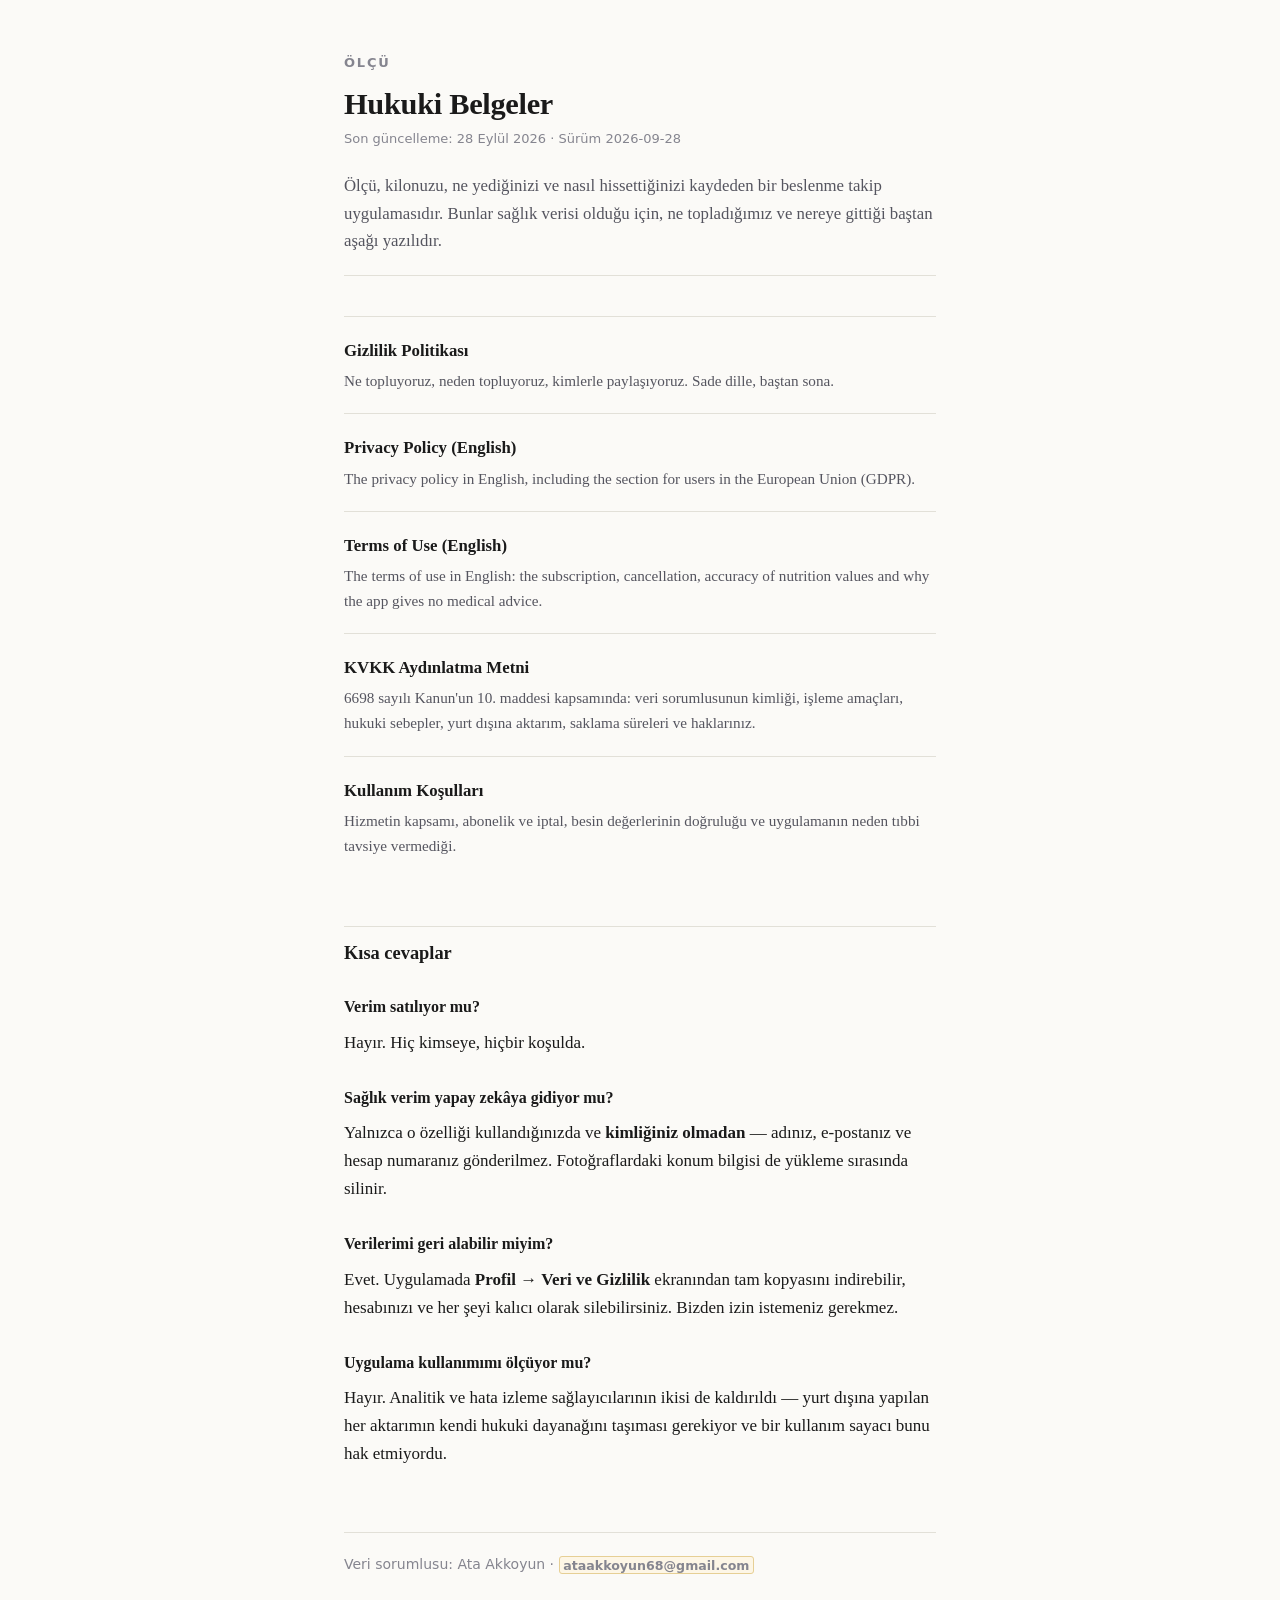
<file: index.html>
<!doctype html>
<html lang="tr">
<head>
<meta charset="utf-8">
<meta name="viewport" content="width=device-width, initial-scale=1">
<title>Hukuki Belgeler — Ölçü</title>
<link rel="stylesheet" href="style.css">
</head>
<body>
<div class="wrap">

<header class="mast">
  <a class="home">Ölçü</a>
  <h1>Hukuki Belgeler</h1>
  <p class="dates">Son güncelleme: 28 Eylül 2026 · Sürüm 2026-09-28</p>
  <p class="lede">
    Ölçü, kilonuzu, ne yediğinizi ve nasıl hissettiğinizi kaydeden bir beslenme takip
    uygulamasıdır. Bunlar sağlık verisi olduğu için, ne topladığımız ve nereye gittiği
    baştan aşağı yazılıdır.
  </p>
</header>

<ul class="docs">
  <li>
    <a href="gizlilik-politikasi.html">
      <span class="t">Gizlilik Politikası</span>
      <span class="d">
        Ne topluyoruz, neden topluyoruz, kimlerle paylaşıyoruz. Sade dille, baştan sona.
      </span>
    </a>
  </li>
  <li>
    <a href="privacy-policy.html">
      <span class="t">Privacy Policy (English)</span>
      <span class="d">
        The privacy policy in English, including the section for users in the European Union
        (GDPR).
      </span>
    </a>
  </li>
  <li>
    <a href="terms-of-use.html">
      <span class="t">Terms of Use (English)</span>
      <span class="d">
        The terms of use in English: the subscription, cancellation, accuracy of nutrition
        values and why the app gives no medical advice.
      </span>
    </a>
  </li>
  <li>
    <a href="aydinlatma-metni.html">
      <span class="t">KVKK Aydınlatma Metni</span>
      <span class="d">
        6698 sayılı Kanun'un 10. maddesi kapsamında: veri sorumlusunun kimliği, işleme
        amaçları, hukuki sebepler, yurt dışına aktarım, saklama süreleri ve haklarınız.
      </span>
    </a>
  </li>
  <li>
    <a href="kullanim-kosullari.html">
      <span class="t">Kullanım Koşulları</span>
      <span class="d">
        Hizmetin kapsamı, abonelik ve iptal, besin değerlerinin doğruluğu ve uygulamanın
        neden tıbbi tavsiye vermediği.
      </span>
    </a>
  </li>
</ul>

<h2>Kısa cevaplar</h2>

<h3>Verim satılıyor mu?</h3>
<p>Hayır. Hiç kimseye, hiçbir koşulda.</p>

<h3>Sağlık verim yapay zekâya gidiyor mu?</h3>
<p>
  Yalnızca o özelliği kullandığınızda ve <strong>kimliğiniz olmadan</strong> — adınız,
  e-postanız ve hesap numaranız gönderilmez. Fotoğraflardaki konum bilgisi de yükleme
  sırasında silinir.
</p>

<h3>Verilerimi geri alabilir miyim?</h3>
<p>
  Evet. Uygulamada <strong>Profil → Veri ve Gizlilik</strong> ekranından tam kopyasını
  indirebilir, hesabınızı ve her şeyi kalıcı olarak silebilirsiniz. Bizden izin istemeniz
  gerekmez.
</p>

<h3>Uygulama kullanımımı ölçüyor mu?</h3>
<p>
  Hayır. Analitik ve hata izleme sağlayıcılarının ikisi de kaldırıldı — yurt dışına yapılan
  her aktarımın kendi hukuki dayanağını taşıması gerekiyor ve bir kullanım sayacı bunu hak
  etmiyordu.
</p>

<footer>
  Veri sorumlusu: Ata Akkoyun · <span class="fill">ataakkoyun68@gmail.com</span>
</footer>

</div>
</body>
</html>
</file>
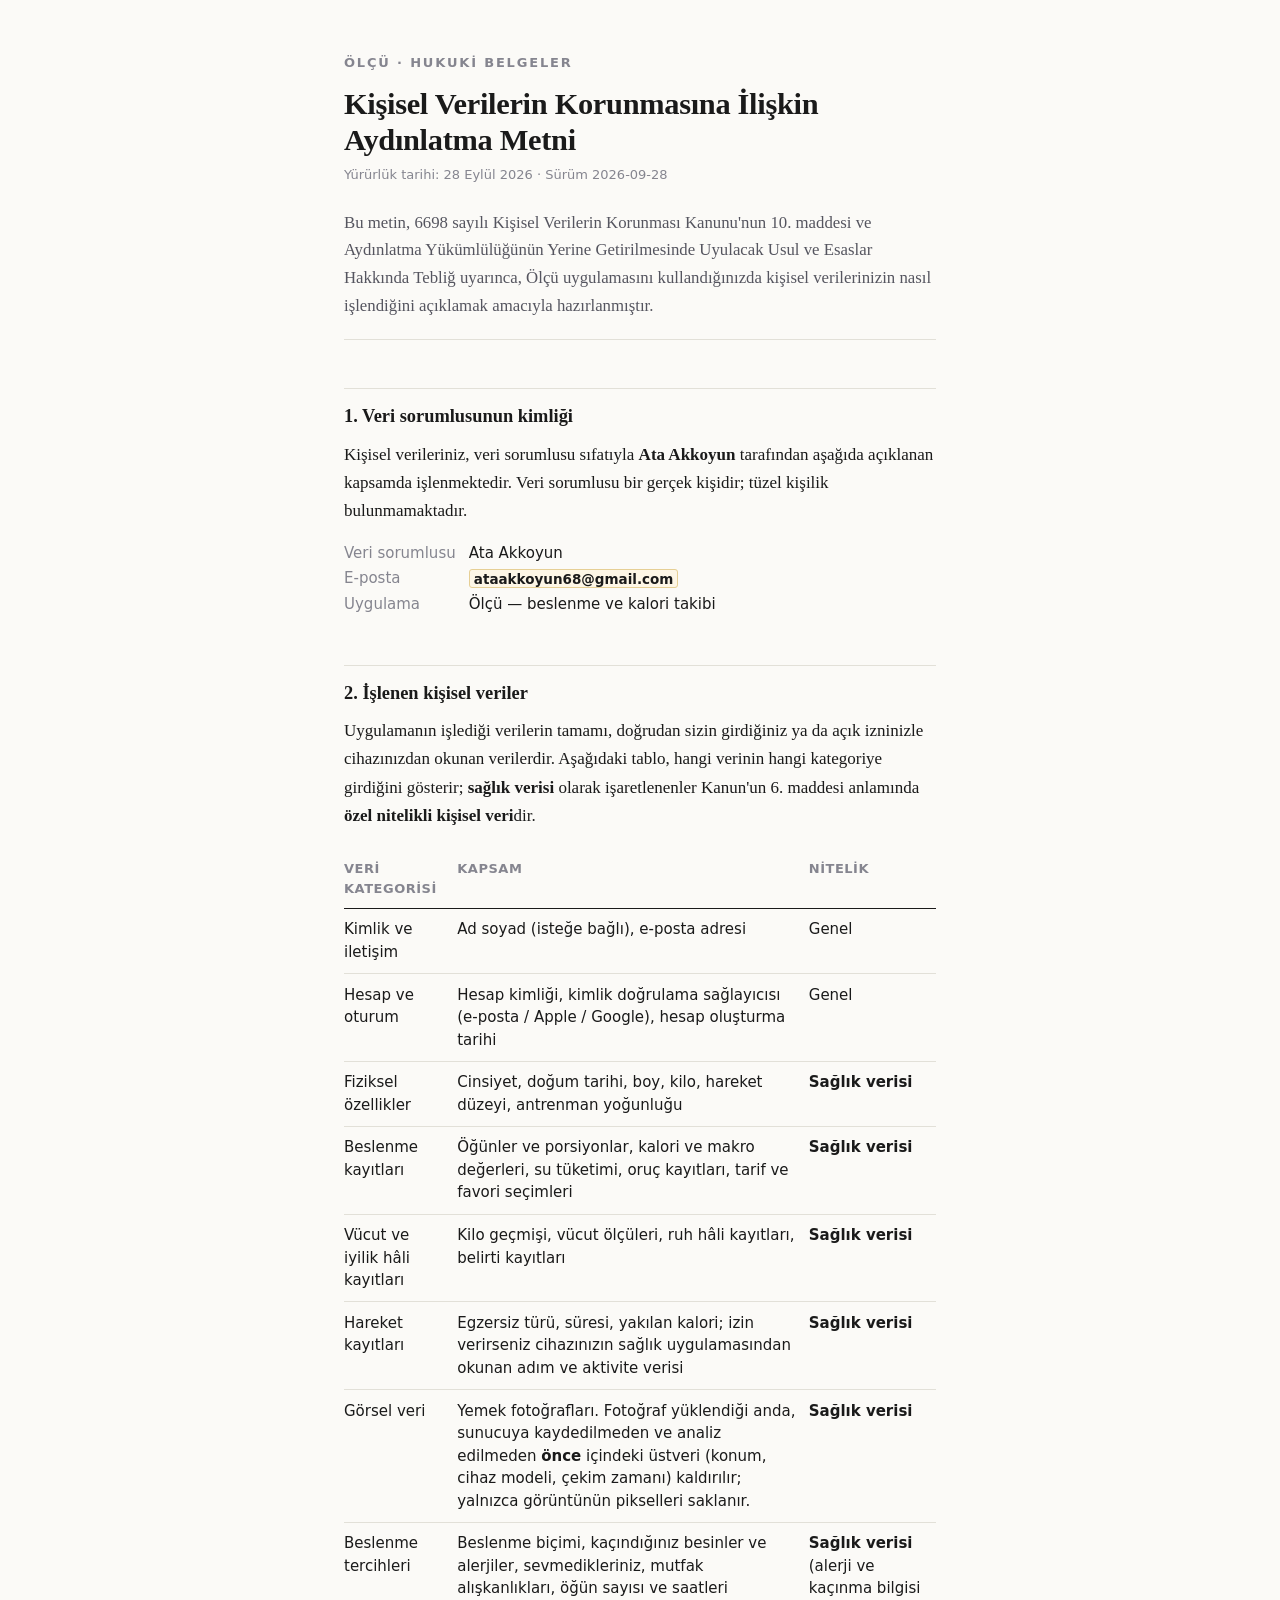
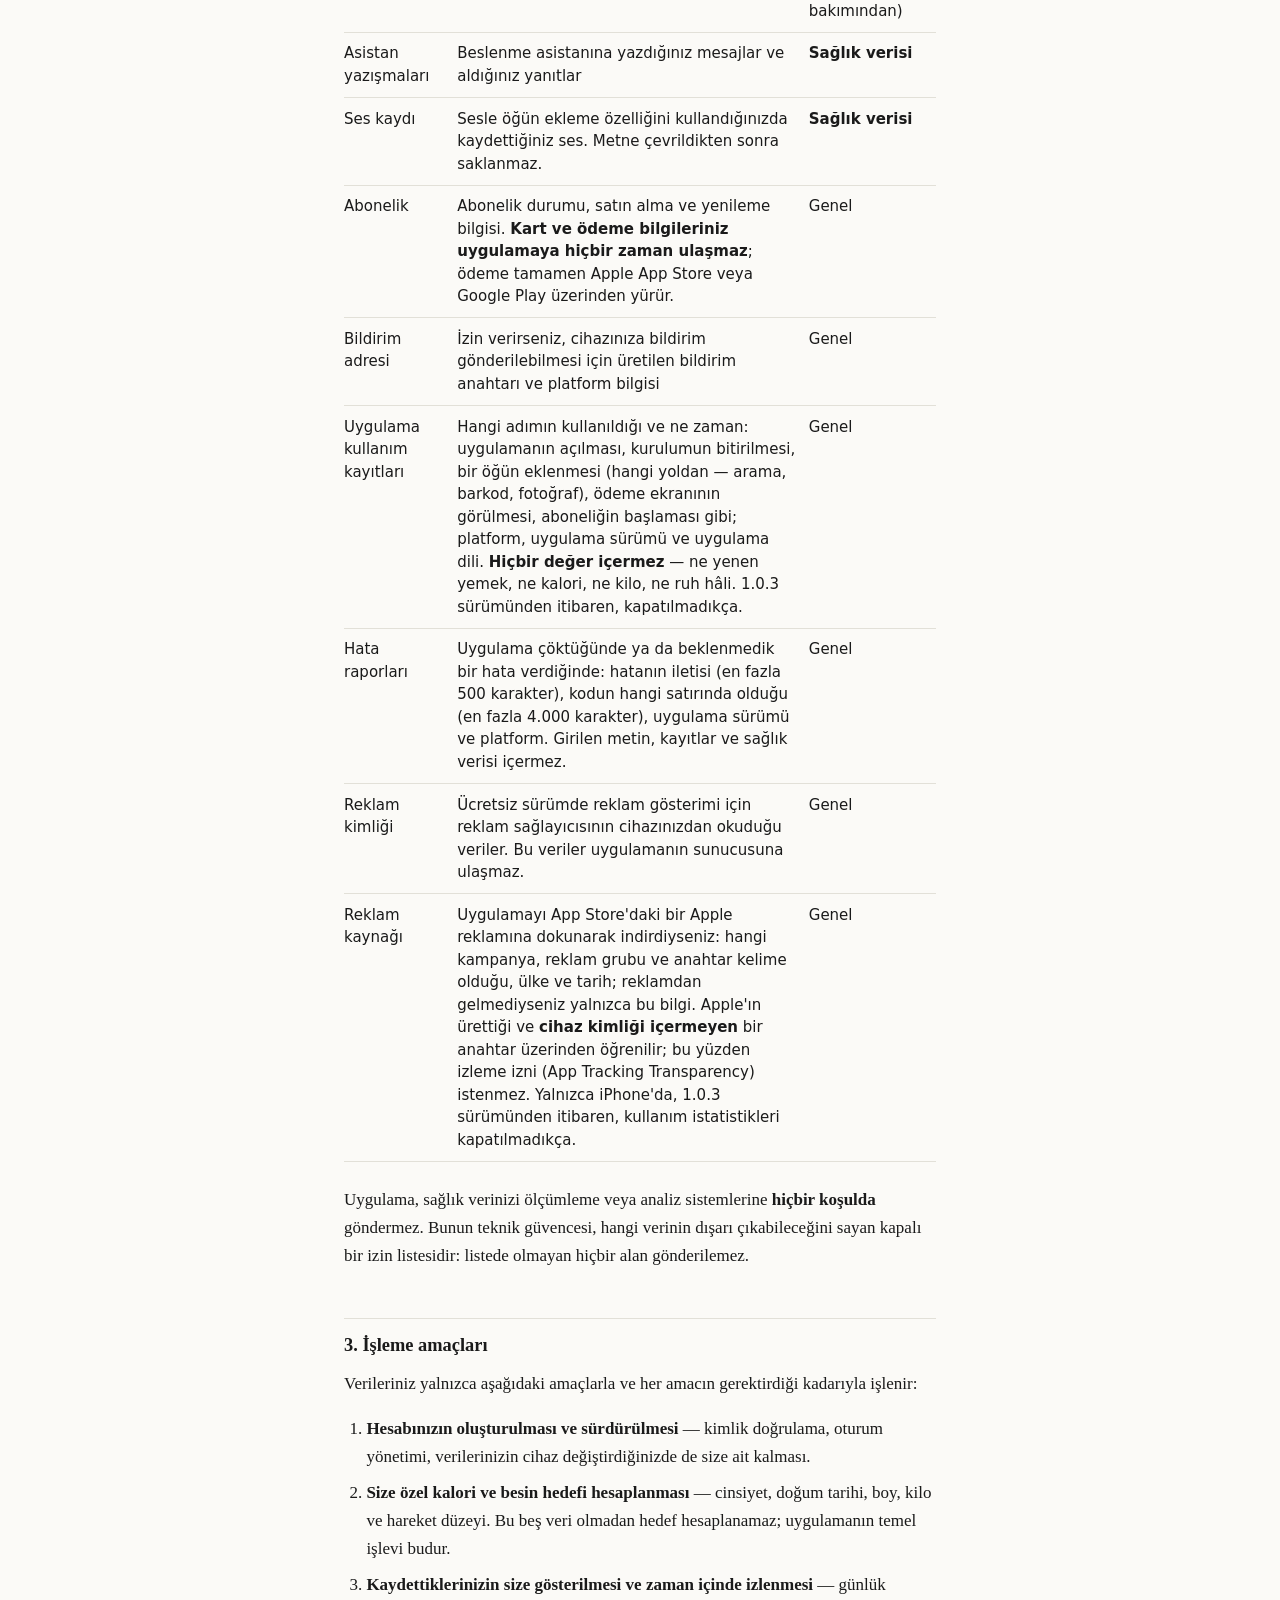
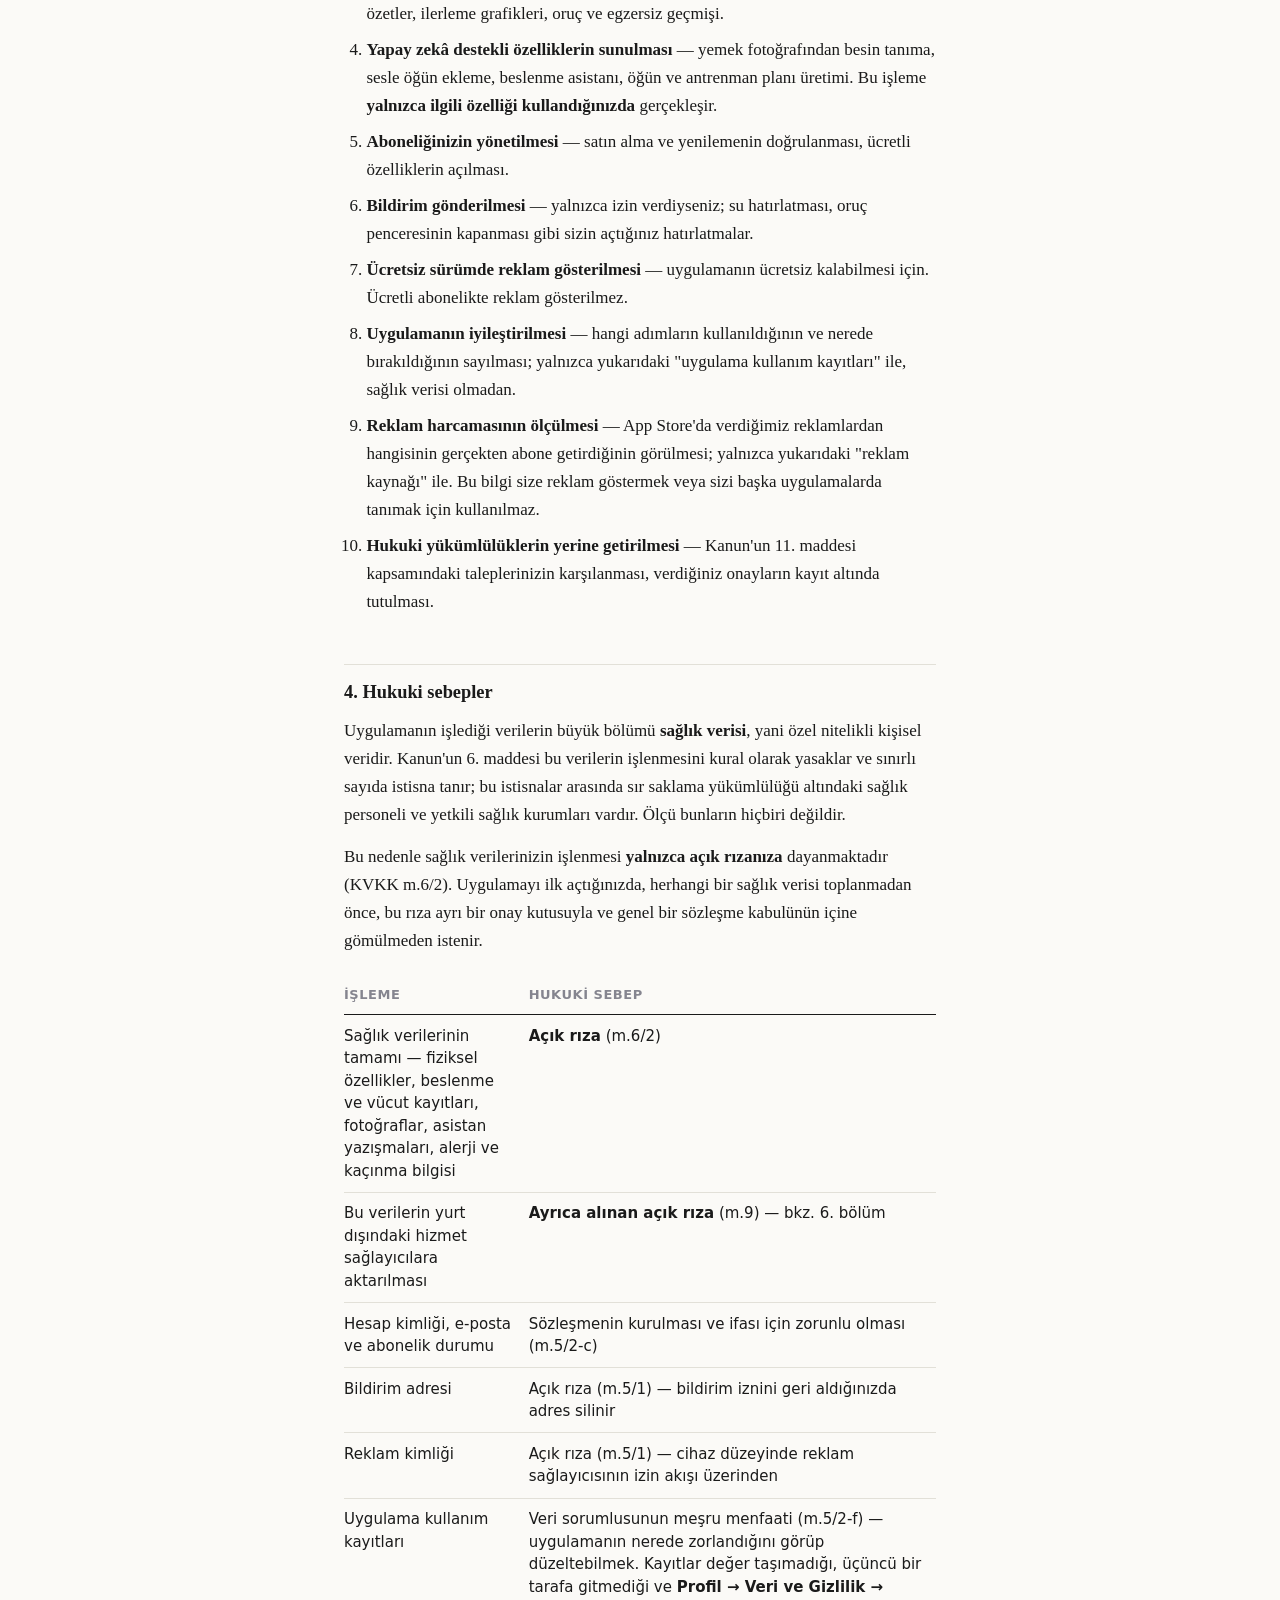
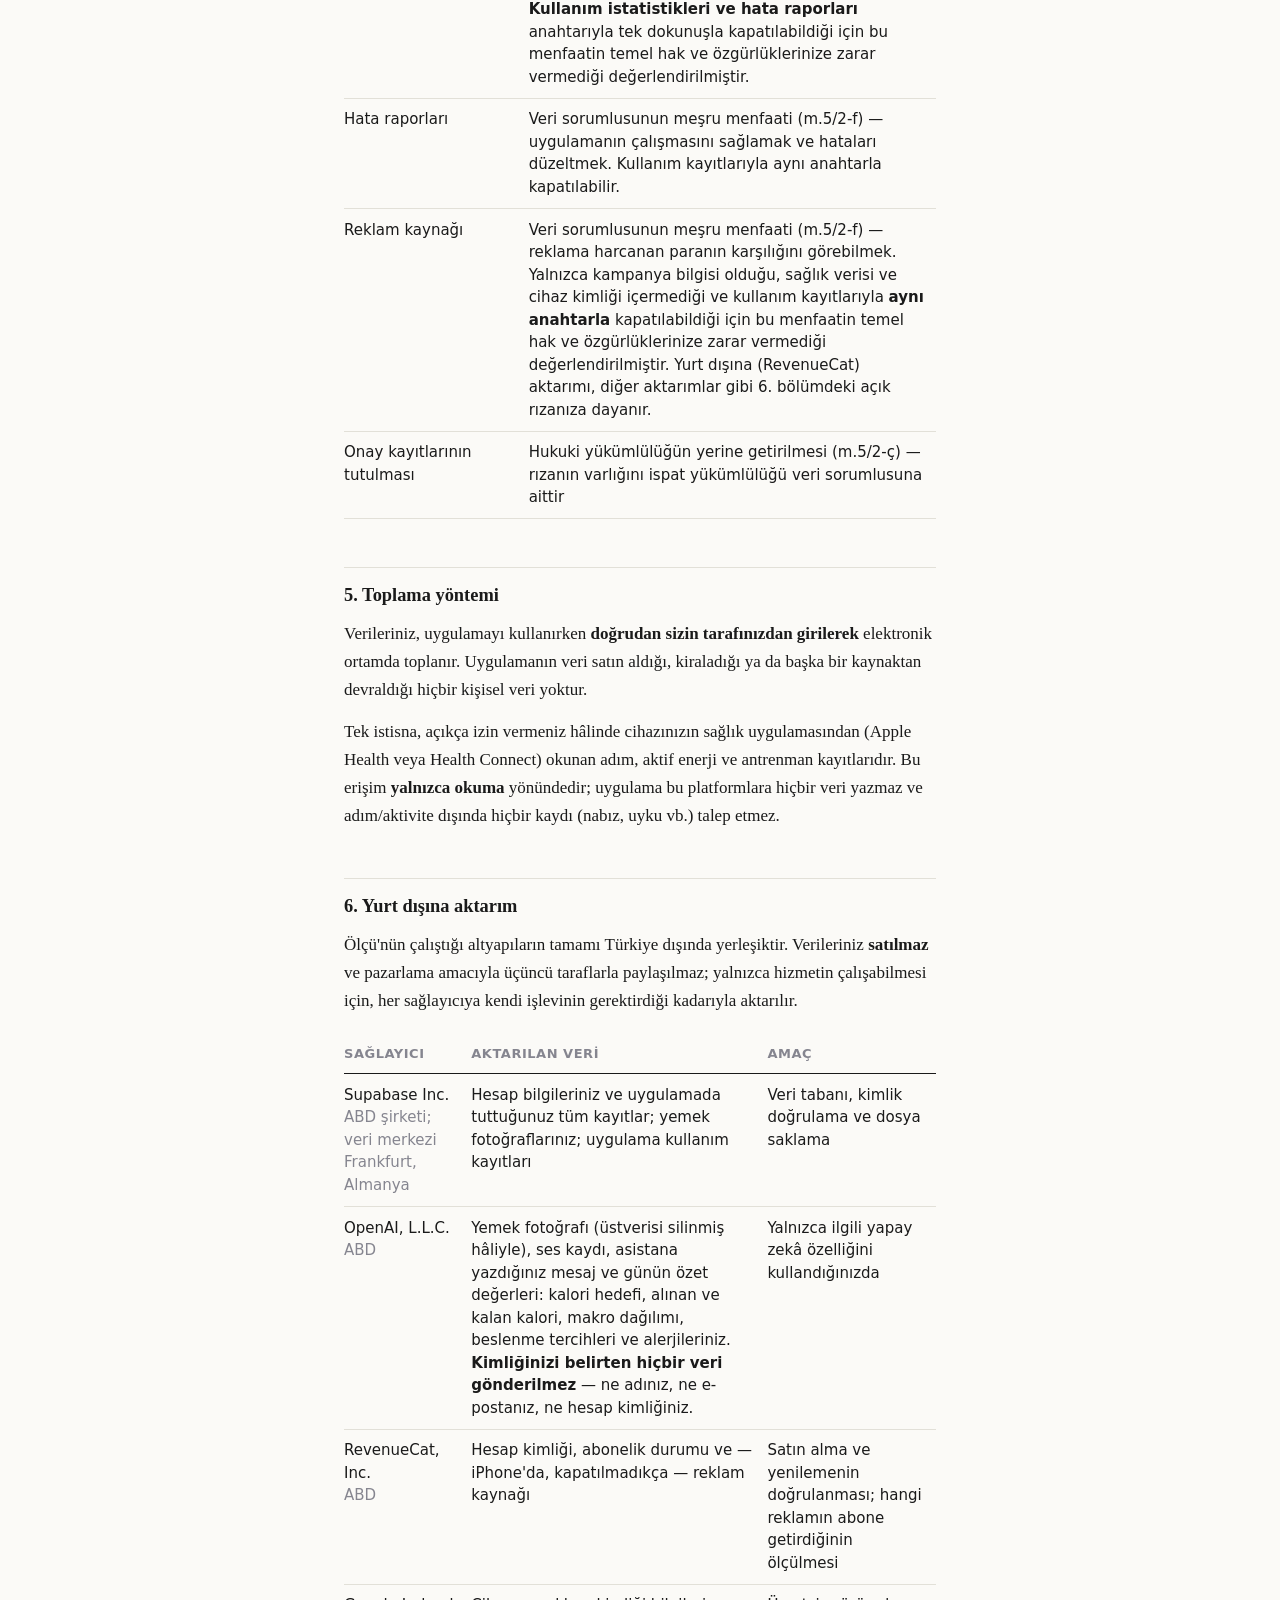
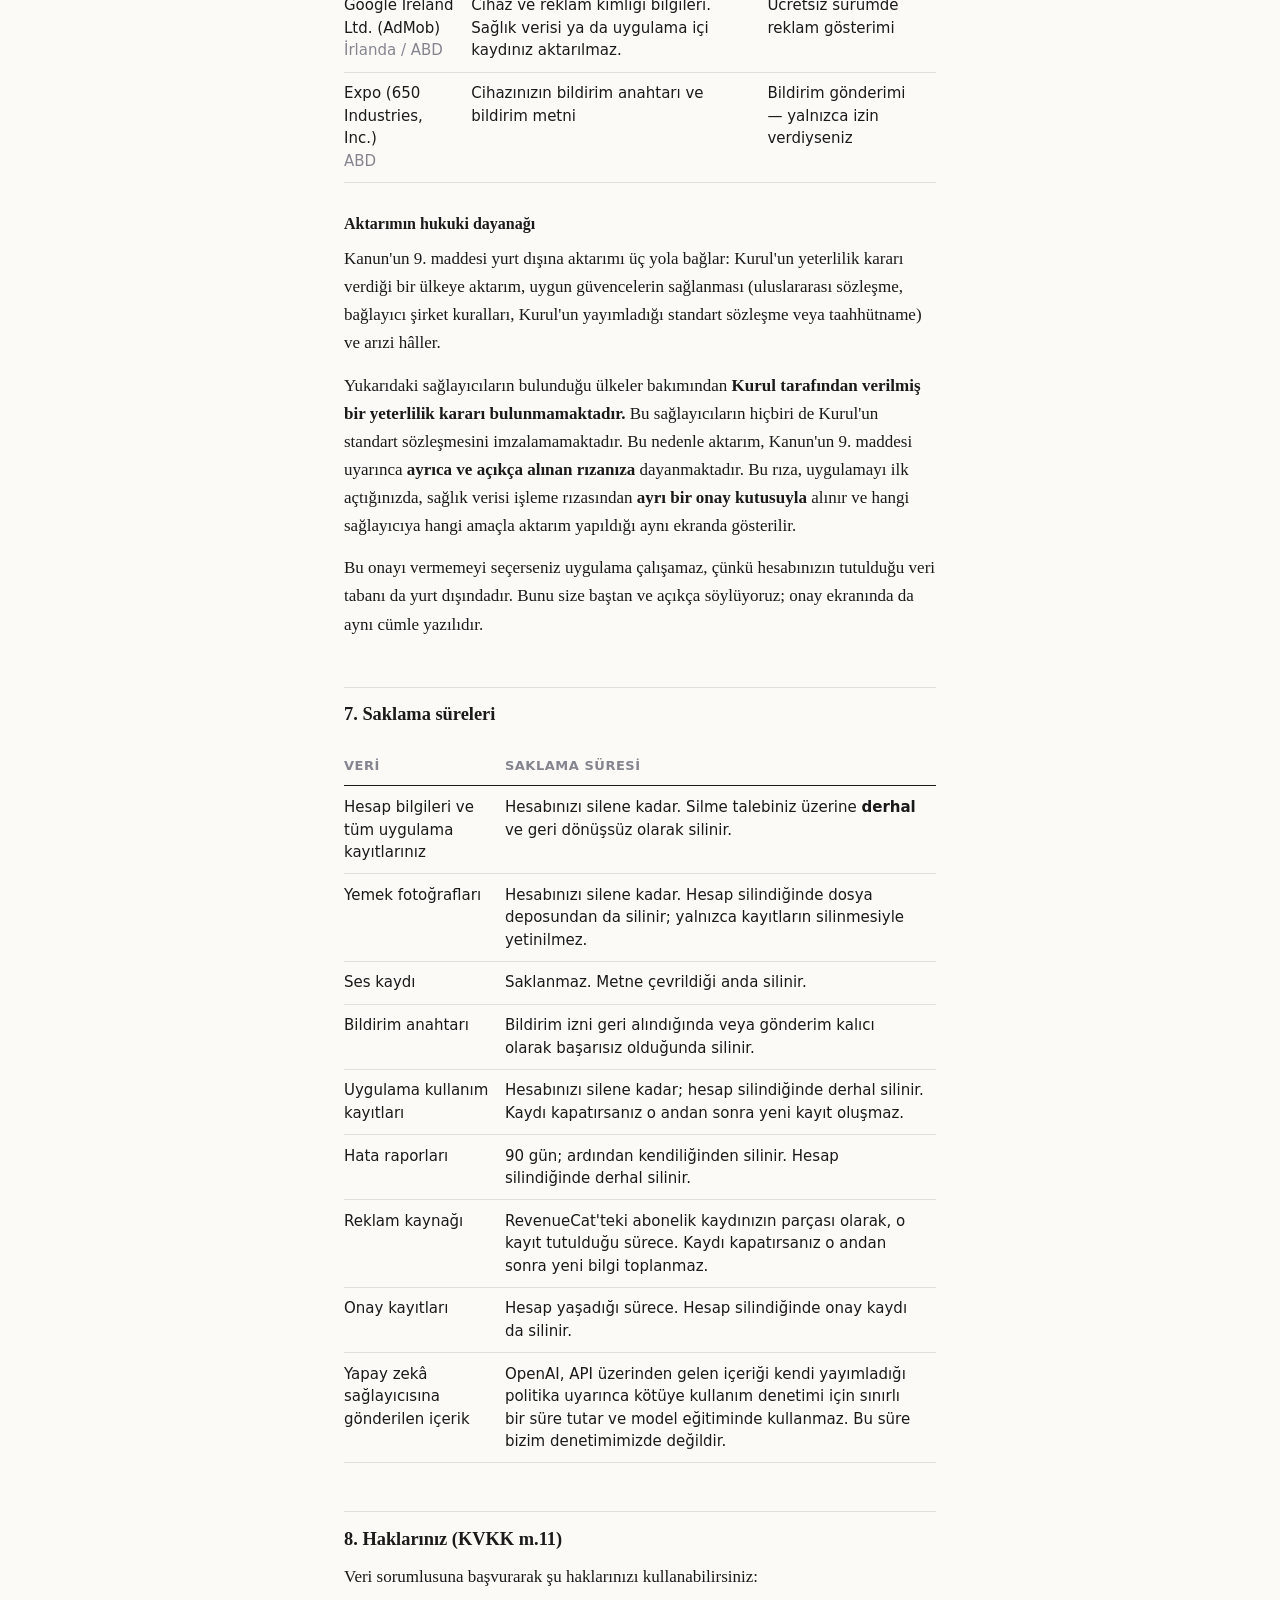
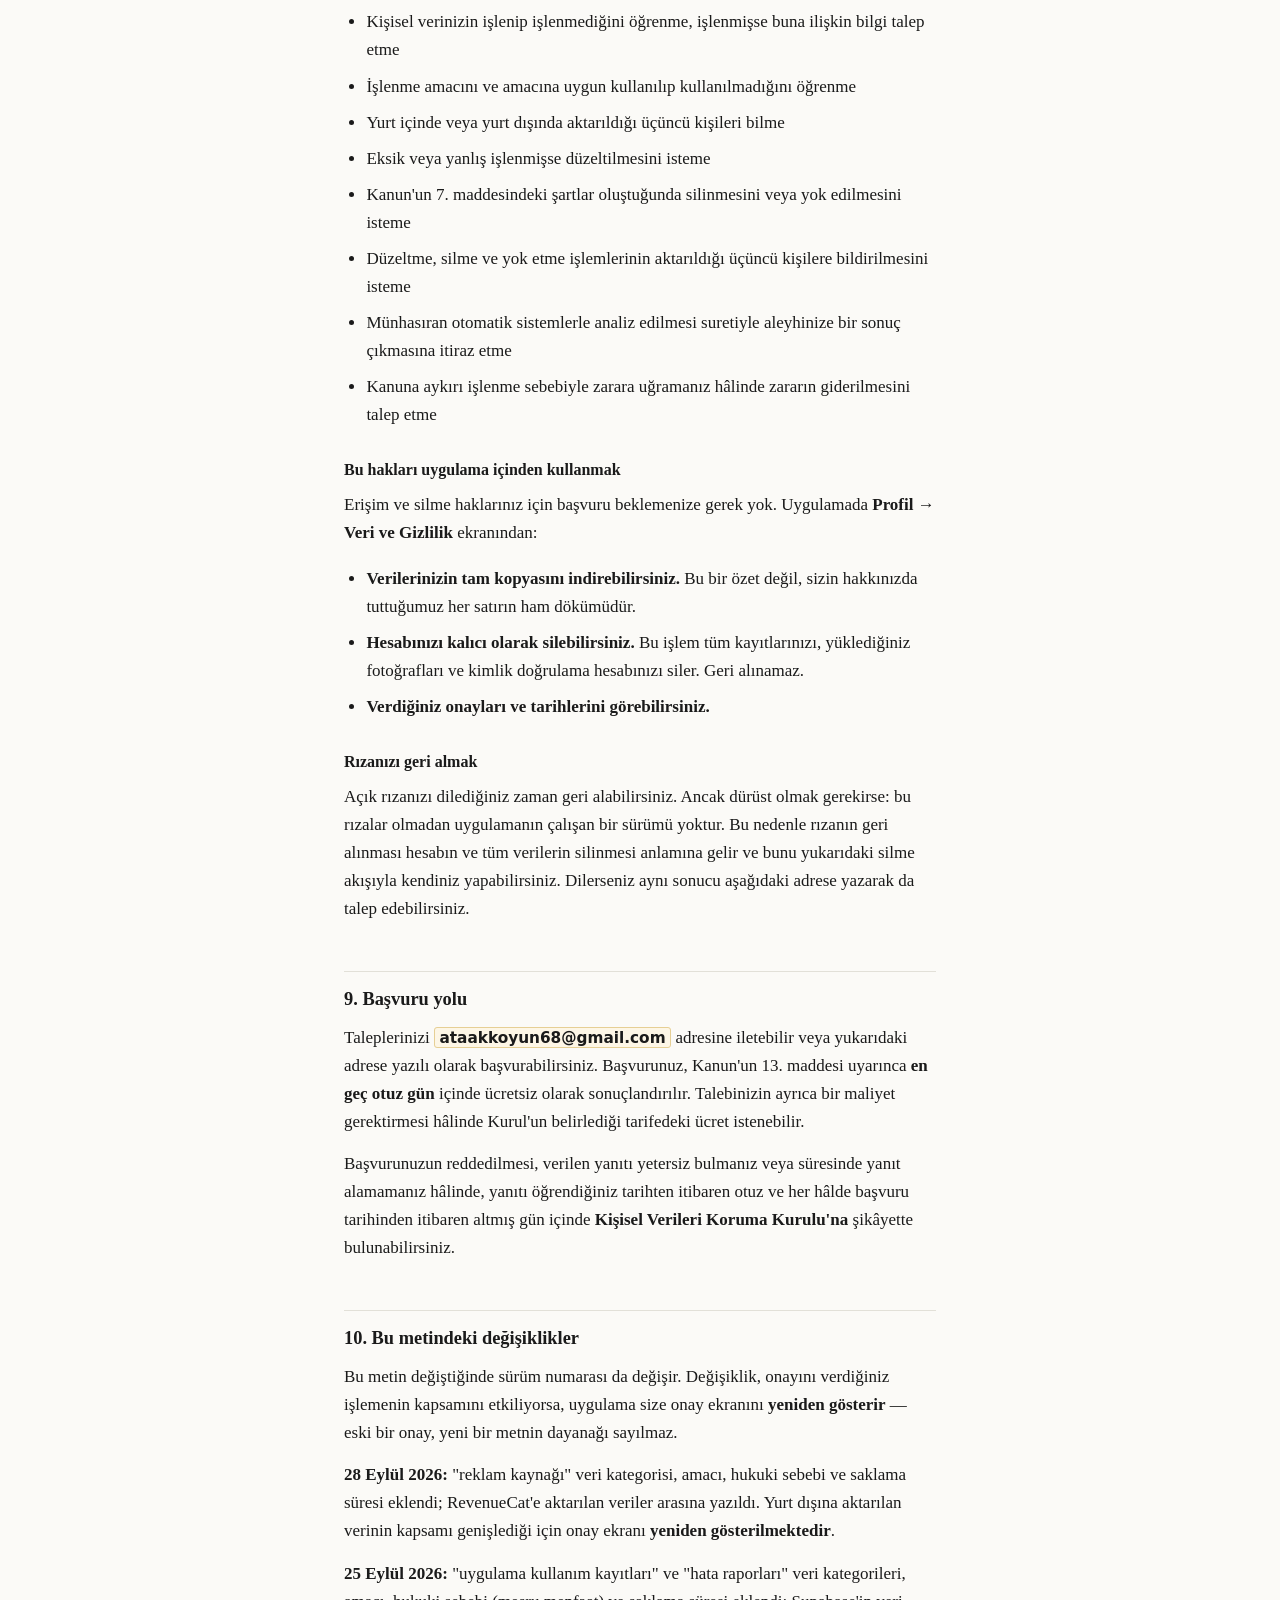
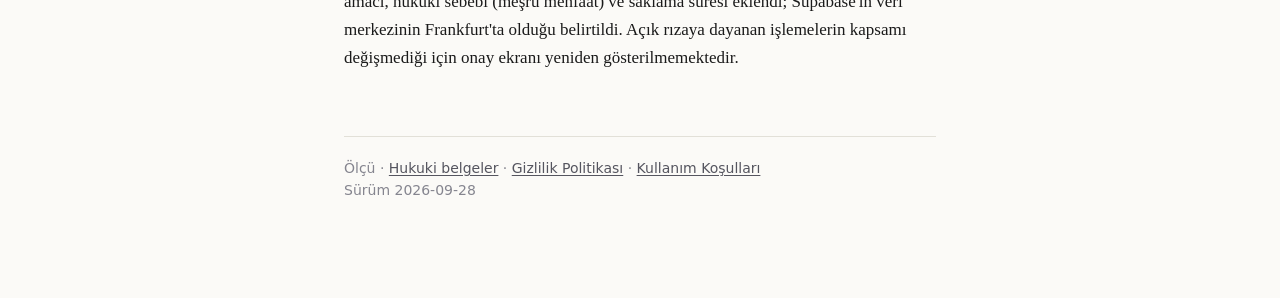
<file: aydinlatma-metni.html>
<!doctype html>
<html lang="tr">
<head>
<meta charset="utf-8">
<meta name="viewport" content="width=device-width, initial-scale=1">
<title>KVKK Aydınlatma Metni — Ölçü</title>
<link rel="stylesheet" href="style.css">
</head>
<body>
<div class="wrap">

<header class="mast">
  <a class="home" href="index.html">Ölçü · Hukuki Belgeler</a>
  <h1>Kişisel Verilerin Korunmasına İlişkin Aydınlatma Metni</h1>
  <p class="dates">Yürürlük tarihi: 28 Eylül 2026 · Sürüm 2026-09-28</p>
  <p class="lede">
    Bu metin, 6698 sayılı Kişisel Verilerin Korunması Kanunu'nun 10. maddesi ve Aydınlatma
    Yükümlülüğünün Yerine Getirilmesinde Uyulacak Usul ve Esaslar Hakkında Tebliğ uyarınca,
    Ölçü uygulamasını kullandığınızda kişisel verilerinizin nasıl işlendiğini açıklamak
    amacıyla hazırlanmıştır.
  </p>
</header>

<h2>1. Veri sorumlusunun kimliği</h2>

<p>
  Kişisel verileriniz, veri sorumlusu sıfatıyla <strong>Ata Akkoyun</strong> tarafından
  aşağıda açıklanan kapsamda işlenmektedir. Veri sorumlusu bir gerçek kişidir; tüzel kişilik
  bulunmamaktadır.
</p>

<ul class="facts">
  <li><span class="k">Veri sorumlusu</span> Ata Akkoyun</li>
  <li><span class="k">E-posta</span> <span class="fill">ataakkoyun68@gmail.com</span></li>
  <li><span class="k">Uygulama</span> Ölçü — beslenme ve kalori takibi</li>
</ul>

<h2>2. İşlenen kişisel veriler</h2>

<p>
  Uygulamanın işlediği verilerin tamamı, doğrudan sizin girdiğiniz ya da açık izninizle
  cihazınızdan okunan verilerdir. Aşağıdaki tablo, hangi verinin hangi kategoriye girdiğini
  gösterir; <strong>sağlık verisi</strong> olarak işaretlenenler Kanun'un 6. maddesi
  anlamında <dfn>özel nitelikli kişisel veri</dfn>dir.
</p>

<div class="tablewrap">
<table>
  <thead>
    <tr><th>Veri kategorisi</th><th>Kapsam</th><th>Nitelik</th></tr>
  </thead>
  <tbody>
    <tr>
      <td>Kimlik ve iletişim</td>
      <td>Ad soyad (isteğe bağlı), e-posta adresi</td>
      <td>Genel</td>
    </tr>
    <tr>
      <td>Hesap ve oturum</td>
      <td>Hesap kimliği, kimlik doğrulama sağlayıcısı (e-posta / Apple / Google), hesap oluşturma tarihi</td>
      <td>Genel</td>
    </tr>
    <tr>
      <td>Fiziksel özellikler</td>
      <td>Cinsiyet, doğum tarihi, boy, kilo, hareket düzeyi, antrenman yoğunluğu</td>
      <td><strong>Sağlık verisi</strong></td>
    </tr>
    <tr>
      <td>Beslenme kayıtları</td>
      <td>Öğünler ve porsiyonlar, kalori ve makro değerleri, su tüketimi, oruç kayıtları, tarif ve favori seçimleri</td>
      <td><strong>Sağlık verisi</strong></td>
    </tr>
    <tr>
      <td>Vücut ve iyilik hâli kayıtları</td>
      <td>Kilo geçmişi, vücut ölçüleri, ruh hâli kayıtları, belirti kayıtları</td>
      <td><strong>Sağlık verisi</strong></td>
    </tr>
    <tr>
      <td>Hareket kayıtları</td>
      <td>Egzersiz türü, süresi, yakılan kalori; izin verirseniz cihazınızın sağlık uygulamasından okunan adım ve aktivite verisi</td>
      <td><strong>Sağlık verisi</strong></td>
    </tr>
    <tr>
      <td>Görsel veri</td>
      <td>Yemek fotoğrafları. Fotoğraf yüklendiği anda, sunucuya kaydedilmeden ve analiz edilmeden <strong>önce</strong> içindeki üstveri (konum, cihaz modeli, çekim zamanı) kaldırılır; yalnızca görüntünün pikselleri saklanır.</td>
      <td><strong>Sağlık verisi</strong></td>
    </tr>
    <tr>
      <td>Beslenme tercihleri</td>
      <td>Beslenme biçimi, kaçındığınız besinler ve alerjiler, sevmedikleriniz, mutfak alışkanlıkları, öğün sayısı ve saatleri</td>
      <td><strong>Sağlık verisi</strong> (alerji ve kaçınma bilgisi bakımından)</td>
    </tr>
    <tr>
      <td>Asistan yazışmaları</td>
      <td>Beslenme asistanına yazdığınız mesajlar ve aldığınız yanıtlar</td>
      <td><strong>Sağlık verisi</strong></td>
    </tr>
    <tr>
      <td>Ses kaydı</td>
      <td>Sesle öğün ekleme özelliğini kullandığınızda kaydettiğiniz ses. Metne çevrildikten sonra saklanmaz.</td>
      <td><strong>Sağlık verisi</strong></td>
    </tr>
    <tr>
      <td>Abonelik</td>
      <td>Abonelik durumu, satın alma ve yenileme bilgisi. <strong>Kart ve ödeme bilgileriniz uygulamaya hiçbir zaman ulaşmaz</strong>; ödeme tamamen Apple App Store veya Google Play üzerinden yürür.</td>
      <td>Genel</td>
    </tr>
    <tr>
      <td>Bildirim adresi</td>
      <td>İzin verirseniz, cihazınıza bildirim gönderilebilmesi için üretilen bildirim anahtarı ve platform bilgisi</td>
      <td>Genel</td>
    </tr>
    <tr>
      <td>Uygulama kullanım kayıtları</td>
      <td>Hangi adımın kullanıldığı ve ne zaman: uygulamanın açılması, kurulumun bitirilmesi, bir öğün eklenmesi (hangi yoldan — arama, barkod, fotoğraf), ödeme ekranının görülmesi, aboneliğin başlaması gibi; platform, uygulama sürümü ve uygulama dili. <strong>Hiçbir değer içermez</strong> — ne yenen yemek, ne kalori, ne kilo, ne ruh hâli. 1.0.3 sürümünden itibaren, kapatılmadıkça.</td>
      <td>Genel</td>
    </tr>
    <tr>
      <td>Hata raporları</td>
      <td>Uygulama çöktüğünde ya da beklenmedik bir hata verdiğinde: hatanın iletisi (en fazla 500 karakter), kodun hangi satırında olduğu (en fazla 4.000 karakter), uygulama sürümü ve platform. Girilen metin, kayıtlar ve sağlık verisi içermez.</td>
      <td>Genel</td>
    </tr>
    <tr>
      <td>Reklam kimliği</td>
      <td>Ücretsiz sürümde reklam gösterimi için reklam sağlayıcısının cihazınızdan okuduğu veriler. Bu veriler uygulamanın sunucusuna ulaşmaz.</td>
      <td>Genel</td>
    </tr>
    <tr>
      <td>Reklam kaynağı</td>
      <td>Uygulamayı App Store'daki bir Apple reklamına dokunarak indirdiyseniz: hangi kampanya, reklam grubu ve anahtar kelime olduğu, ülke ve tarih; reklamdan gelmediyseniz yalnızca bu bilgi. Apple'ın ürettiği ve <strong>cihaz kimliği içermeyen</strong> bir anahtar üzerinden öğrenilir; bu yüzden izleme izni (App Tracking Transparency) istenmez. Yalnızca iPhone'da, 1.0.3 sürümünden itibaren, kullanım istatistikleri kapatılmadıkça.</td>
      <td>Genel</td>
    </tr>
  </tbody>
</table>
</div>

<p>
  Uygulama, sağlık verinizi ölçümleme veya analiz sistemlerine <strong>hiçbir koşulda</strong>
  göndermez. Bunun teknik güvencesi, hangi verinin dışarı çıkabileceğini sayan kapalı bir izin
  listesidir: listede olmayan hiçbir alan gönderilemez.
</p>

<h2>3. İşleme amaçları</h2>

<p>Verileriniz yalnızca aşağıdaki amaçlarla ve her amacın gerektirdiği kadarıyla işlenir:</p>

<ol>
  <li>
    <strong>Hesabınızın oluşturulması ve sürdürülmesi</strong> — kimlik doğrulama, oturum
    yönetimi, verilerinizin cihaz değiştirdiğinizde de size ait kalması.
  </li>
  <li>
    <strong>Size özel kalori ve besin hedefi hesaplanması</strong> — cinsiyet, doğum tarihi,
    boy, kilo ve hareket düzeyi. Bu beş veri olmadan hedef hesaplanamaz; uygulamanın temel
    işlevi budur.
  </li>
  <li>
    <strong>Kaydettiklerinizin size gösterilmesi ve zaman içinde izlenmesi</strong> — günlük
    özetler, ilerleme grafikleri, oruç ve egzersiz geçmişi.
  </li>
  <li>
    <strong>Yapay zekâ destekli özelliklerin sunulması</strong> — yemek fotoğrafından besin
    tanıma, sesle öğün ekleme, beslenme asistanı, öğün ve antrenman planı üretimi. Bu işleme
    <strong>yalnızca ilgili özelliği kullandığınızda</strong> gerçekleşir.
  </li>
  <li>
    <strong>Aboneliğinizin yönetilmesi</strong> — satın alma ve yenilemenin doğrulanması,
    ücretli özelliklerin açılması.
  </li>
  <li>
    <strong>Bildirim gönderilmesi</strong> — yalnızca izin verdiyseniz; su hatırlatması, oruç
    penceresinin kapanması gibi sizin açtığınız hatırlatmalar.
  </li>
  <li>
    <strong>Ücretsiz sürümde reklam gösterilmesi</strong> — uygulamanın ücretsiz kalabilmesi
    için. Ücretli abonelikte reklam gösterilmez.
  </li>
  <li>
    <strong>Uygulamanın iyileştirilmesi</strong> — hangi adımların kullanıldığının ve nerede
    bırakıldığının sayılması; yalnızca yukarıdaki "uygulama kullanım kayıtları" ile,
    sağlık verisi olmadan.
  </li>
  <li>
    <strong>Reklam harcamasının ölçülmesi</strong> — App Store'da verdiğimiz reklamlardan
    hangisinin gerçekten abone getirdiğinin görülmesi; yalnızca yukarıdaki "reklam kaynağı"
    ile. Bu bilgi size reklam göstermek veya sizi başka uygulamalarda tanımak için kullanılmaz.
  </li>
  <li>
    <strong>Hukuki yükümlülüklerin yerine getirilmesi</strong> — Kanun'un 11. maddesi
    kapsamındaki taleplerinizin karşılanması, verdiğiniz onayların kayıt altında tutulması.
  </li>
</ol>

<h2>4. Hukuki sebepler</h2>

<p>
  Uygulamanın işlediği verilerin büyük bölümü <strong>sağlık verisi</strong>, yani özel
  nitelikli kişisel veridir. Kanun'un 6. maddesi bu verilerin işlenmesini kural olarak yasaklar
  ve sınırlı sayıda istisna tanır; bu istisnalar arasında sır saklama yükümlülüğü altındaki
  sağlık personeli ve yetkili sağlık kurumları vardır. Ölçü bunların hiçbiri değildir.
</p>

<p>
  Bu nedenle sağlık verilerinizin işlenmesi <strong>yalnızca açık rızanıza</strong>
  dayanmaktadır (KVKK m.6/2). Uygulamayı ilk açtığınızda, herhangi bir sağlık verisi
  toplanmadan önce, bu rıza ayrı bir onay kutusuyla ve genel bir sözleşme kabulünün içine
  gömülmeden istenir.
</p>

<div class="tablewrap">
<table>
  <thead>
    <tr><th>İşleme</th><th>Hukuki sebep</th></tr>
  </thead>
  <tbody>
    <tr>
      <td>Sağlık verilerinin tamamı — fiziksel özellikler, beslenme ve vücut kayıtları, fotoğraflar, asistan yazışmaları, alerji ve kaçınma bilgisi</td>
      <td><strong>Açık rıza</strong> (m.6/2)</td>
    </tr>
    <tr>
      <td>Bu verilerin yurt dışındaki hizmet sağlayıcılara aktarılması</td>
      <td><strong>Ayrıca alınan açık rıza</strong> (m.9) — bkz. 6. bölüm</td>
    </tr>
    <tr>
      <td>Hesap kimliği, e-posta ve abonelik durumu</td>
      <td>Sözleşmenin kurulması ve ifası için zorunlu olması (m.5/2-c)</td>
    </tr>
    <tr>
      <td>Bildirim adresi</td>
      <td>Açık rıza (m.5/1) — bildirim iznini geri aldığınızda adres silinir</td>
    </tr>
    <tr>
      <td>Reklam kimliği</td>
      <td>Açık rıza (m.5/1) — cihaz düzeyinde reklam sağlayıcısının izin akışı üzerinden</td>
    </tr>
    <tr>
      <td>Uygulama kullanım kayıtları</td>
      <td>Veri sorumlusunun meşru menfaati (m.5/2-f) — uygulamanın nerede zorlandığını görüp düzeltebilmek. Kayıtlar değer taşımadığı, üçüncü bir tarafa gitmediği ve <strong>Profil → Veri ve Gizlilik → Kullanım istatistikleri ve hata raporları</strong> anahtarıyla tek dokunuşla kapatılabildiği için bu menfaatin temel hak ve özgürlüklerinize zarar vermediği değerlendirilmiştir.</td>
    </tr>
    <tr>
      <td>Hata raporları</td>
      <td>Veri sorumlusunun meşru menfaati (m.5/2-f) — uygulamanın çalışmasını sağlamak ve hataları düzeltmek. Kullanım kayıtlarıyla aynı anahtarla kapatılabilir.</td>
    </tr>
    <tr>
      <td>Reklam kaynağı</td>
      <td>Veri sorumlusunun meşru menfaati (m.5/2-f) — reklama harcanan paranın karşılığını görebilmek. Yalnızca kampanya bilgisi olduğu, sağlık verisi ve cihaz kimliği içermediği ve kullanım kayıtlarıyla <strong>aynı anahtarla</strong> kapatılabildiği için bu menfaatin temel hak ve özgürlüklerinize zarar vermediği değerlendirilmiştir. Yurt dışına (RevenueCat) aktarımı, diğer aktarımlar gibi 6. bölümdeki açık rızanıza dayanır.</td>
    </tr>
    <tr>
      <td>Onay kayıtlarının tutulması</td>
      <td>Hukuki yükümlülüğün yerine getirilmesi (m.5/2-ç) — rızanın varlığını ispat yükümlülüğü veri sorumlusuna aittir</td>
    </tr>
  </tbody>
</table>
</div>

<h2>5. Toplama yöntemi</h2>

<p>
  Verileriniz, uygulamayı kullanırken <strong>doğrudan sizin tarafınızdan girilerek</strong>
  elektronik ortamda toplanır. Uygulamanın veri satın aldığı, kiraladığı ya da başka bir
  kaynaktan devraldığı hiçbir kişisel veri yoktur.
</p>

<p>
  Tek istisna, açıkça izin vermeniz hâlinde cihazınızın sağlık uygulamasından (Apple Health
  veya Health Connect) okunan adım, aktif enerji ve antrenman kayıtlarıdır. Bu erişim
  <strong>yalnızca okuma</strong> yönündedir; uygulama bu platformlara hiçbir veri yazmaz ve
  adım/aktivite dışında hiçbir kaydı (nabız, uyku vb.) talep etmez.
</p>

<h2>6. Yurt dışına aktarım</h2>

<p>
  Ölçü'nün çalıştığı altyapıların tamamı Türkiye dışında yerleşiktir. Verileriniz
  <strong>satılmaz</strong> ve pazarlama amacıyla üçüncü taraflarla paylaşılmaz; yalnızca
  hizmetin çalışabilmesi için, her sağlayıcıya kendi işlevinin gerektirdiği kadarıyla
  aktarılır.
</p>

<div class="tablewrap">
<table>
  <thead>
    <tr><th>Sağlayıcı</th><th>Aktarılan veri</th><th>Amaç</th></tr>
  </thead>
  <tbody>
    <tr>
      <td>Supabase Inc.<br><span style="color:#85858f">ABD şirketi; veri merkezi Frankfurt, Almanya</span></td>
      <td>Hesap bilgileriniz ve uygulamada tuttuğunuz tüm kayıtlar; yemek fotoğraflarınız; uygulama kullanım kayıtları</td>
      <td>Veri tabanı, kimlik doğrulama ve dosya saklama</td>
    </tr>
    <tr>
      <td>OpenAI, L.L.C.<br><span style="color:#85858f">ABD</span></td>
      <td>Yemek fotoğrafı (üstverisi silinmiş hâliyle), ses kaydı, asistana yazdığınız mesaj ve günün özet değerleri: kalori hedefi, alınan ve kalan kalori, makro dağılımı, beslenme tercihleri ve alerjileriniz. <strong>Kimliğinizi belirten hiçbir veri gönderilmez</strong> — ne adınız, ne e-postanız, ne hesap kimliğiniz.</td>
      <td>Yalnızca ilgili yapay zekâ özelliğini kullandığınızda</td>
    </tr>
    <tr>
      <td>RevenueCat, Inc.<br><span style="color:#85858f">ABD</span></td>
      <td>Hesap kimliği, abonelik durumu ve — iPhone'da, kapatılmadıkça — reklam kaynağı</td>
      <td>Satın alma ve yenilemenin doğrulanması; hangi reklamın abone getirdiğinin ölçülmesi</td>
    </tr>
    <tr>
      <td>Google Ireland Ltd. (AdMob)<br><span style="color:#85858f">İrlanda / ABD</span></td>
      <td>Cihaz ve reklam kimliği bilgileri. Sağlık verisi ya da uygulama içi kaydınız aktarılmaz.</td>
      <td>Ücretsiz sürümde reklam gösterimi</td>
    </tr>
    <tr>
      <td>Expo (650 Industries, Inc.)<br><span style="color:#85858f">ABD</span></td>
      <td>Cihazınızın bildirim anahtarı ve bildirim metni</td>
      <td>Bildirim gönderimi — yalnızca izin verdiyseniz</td>
    </tr>
  </tbody>
</table>
</div>

<h3>Aktarımın hukuki dayanağı</h3>

<p>
  Kanun'un 9. maddesi yurt dışına aktarımı üç yola bağlar: Kurul'un yeterlilik kararı verdiği
  bir ülkeye aktarım, uygun güvencelerin sağlanması (uluslararası sözleşme, bağlayıcı şirket
  kuralları, Kurul'un yayımladığı standart sözleşme veya taahhütname) ve arızi hâller.
</p>

<p>
  Yukarıdaki sağlayıcıların bulunduğu ülkeler bakımından <strong>Kurul tarafından verilmiş bir
  yeterlilik kararı bulunmamaktadır.</strong> Bu sağlayıcıların hiçbiri de Kurul'un standart
  sözleşmesini imzalamamaktadır. Bu nedenle aktarım, Kanun'un 9. maddesi uyarınca
  <strong>ayrıca ve açıkça alınan rızanıza</strong> dayanmaktadır. Bu rıza, uygulamayı ilk
  açtığınızda, sağlık verisi işleme rızasından <strong>ayrı bir onay kutusuyla</strong>
  alınır ve hangi sağlayıcıya hangi amaçla aktarım yapıldığı aynı ekranda gösterilir.
</p>

<p>
  Bu onayı vermemeyi seçerseniz uygulama çalışamaz, çünkü hesabınızın tutulduğu veri tabanı da
  yurt dışındadır. Bunu size baştan ve açıkça söylüyoruz; onay ekranında da aynı cümle yazılıdır.
</p>

<h2>7. Saklama süreleri</h2>

<div class="tablewrap">
<table>
  <thead>
    <tr><th>Veri</th><th>Saklama süresi</th></tr>
  </thead>
  <tbody>
    <tr>
      <td>Hesap bilgileri ve tüm uygulama kayıtlarınız</td>
      <td>Hesabınızı silene kadar. Silme talebiniz üzerine <strong>derhal</strong> ve geri dönüşsüz olarak silinir.</td>
    </tr>
    <tr>
      <td>Yemek fotoğrafları</td>
      <td>Hesabınızı silene kadar. Hesap silindiğinde dosya deposundan da silinir; yalnızca kayıtların silinmesiyle yetinilmez.</td>
    </tr>
    <tr>
      <td>Ses kaydı</td>
      <td>Saklanmaz. Metne çevrildiği anda silinir.</td>
    </tr>
    <tr>
      <td>Bildirim anahtarı</td>
      <td>Bildirim izni geri alındığında veya gönderim kalıcı olarak başarısız olduğunda silinir.</td>
    </tr>
    <tr>
      <td>Uygulama kullanım kayıtları</td>
      <td>Hesabınızı silene kadar; hesap silindiğinde derhal silinir. Kaydı kapatırsanız o andan sonra yeni kayıt oluşmaz.</td>
    </tr>
    <tr>
      <td>Hata raporları</td>
      <td>90 gün; ardından kendiliğinden silinir. Hesap silindiğinde derhal silinir.</td>
    </tr>
    <tr>
      <td>Reklam kaynağı</td>
      <td>RevenueCat'teki abonelik kaydınızın parçası olarak, o kayıt tutulduğu sürece. Kaydı kapatırsanız o andan sonra yeni bilgi toplanmaz.</td>
    </tr>
    <tr>
      <td>Onay kayıtları</td>
      <td>Hesap yaşadığı sürece. Hesap silindiğinde onay kaydı da silinir.</td>
    </tr>
    <tr>
      <td>Yapay zekâ sağlayıcısına gönderilen içerik</td>
      <td>OpenAI, API üzerinden gelen içeriği kendi yayımladığı politika uyarınca kötüye kullanım denetimi için sınırlı bir süre tutar ve model eğitiminde kullanmaz. Bu süre bizim denetimimizde değildir.</td>
    </tr>
  </tbody>
</table>
</div>

<h2>8. Haklarınız (KVKK m.11)</h2>

<p>Veri sorumlusuna başvurarak şu haklarınızı kullanabilirsiniz:</p>

<ul>
  <li>Kişisel verinizin işlenip işlenmediğini öğrenme, işlenmişse buna ilişkin bilgi talep etme</li>
  <li>İşlenme amacını ve amacına uygun kullanılıp kullanılmadığını öğrenme</li>
  <li>Yurt içinde veya yurt dışında aktarıldığı üçüncü kişileri bilme</li>
  <li>Eksik veya yanlış işlenmişse düzeltilmesini isteme</li>
  <li>Kanun'un 7. maddesindeki şartlar oluştuğunda silinmesini veya yok edilmesini isteme</li>
  <li>Düzeltme, silme ve yok etme işlemlerinin aktarıldığı üçüncü kişilere bildirilmesini isteme</li>
  <li>Münhasıran otomatik sistemlerle analiz edilmesi suretiyle aleyhinize bir sonuç çıkmasına itiraz etme</li>
  <li>Kanuna aykırı işlenme sebebiyle zarara uğramanız hâlinde zararın giderilmesini talep etme</li>
</ul>

<h3>Bu hakları uygulama içinden kullanmak</h3>

<p>
  Erişim ve silme haklarınız için başvuru beklemenize gerek yok. Uygulamada
  <strong>Profil → Veri ve Gizlilik</strong> ekranından:
</p>

<ul>
  <li>
    <strong>Verilerinizin tam kopyasını indirebilirsiniz.</strong> Bu bir özet değil, sizin
    hakkınızda tuttuğumuz her satırın ham dökümüdür.
  </li>
  <li>
    <strong>Hesabınızı kalıcı olarak silebilirsiniz.</strong> Bu işlem tüm kayıtlarınızı,
    yüklediğiniz fotoğrafları ve kimlik doğrulama hesabınızı siler. Geri alınamaz.
  </li>
  <li>
    <strong>Verdiğiniz onayları ve tarihlerini görebilirsiniz.</strong>
  </li>
</ul>

<h3>Rızanızı geri almak</h3>

<p>
  Açık rızanızı dilediğiniz zaman geri alabilirsiniz. Ancak dürüst olmak gerekirse: bu
  rızalar olmadan uygulamanın çalışan bir sürümü yoktur. Bu nedenle rızanın geri alınması
  hesabın ve tüm verilerin silinmesi anlamına gelir ve bunu yukarıdaki silme akışıyla
  kendiniz yapabilirsiniz. Dilerseniz aynı sonucu aşağıdaki adrese yazarak da talep
  edebilirsiniz.
</p>

<h2>9. Başvuru yolu</h2>

<p>
  Taleplerinizi <span class="fill">ataakkoyun68@gmail.com</span> adresine iletebilir veya
  yukarıdaki adrese yazılı olarak başvurabilirsiniz. Başvurunuz, Kanun'un 13. maddesi uyarınca
  <strong>en geç otuz gün</strong> içinde ücretsiz olarak sonuçlandırılır. Talebinizin ayrıca
  bir maliyet gerektirmesi hâlinde Kurul'un belirlediği tarifedeki ücret istenebilir.
</p>

<p>
  Başvurunuzun reddedilmesi, verilen yanıtı yetersiz bulmanız veya süresinde yanıt
  alamamanız hâlinde, yanıtı öğrendiğiniz tarihten itibaren otuz ve her hâlde başvuru
  tarihinden itibaren altmış gün içinde <strong>Kişisel Verileri Koruma Kurulu'na</strong>
  şikâyette bulunabilirsiniz.
</p>

<h2>10. Bu metindeki değişiklikler</h2>

<p>
  Bu metin değiştiğinde sürüm numarası da değişir. Değişiklik, onayını verdiğiniz işlemenin
  kapsamını etkiliyorsa, uygulama size onay ekranını <strong>yeniden gösterir</strong> — eski
  bir onay, yeni bir metnin dayanağı sayılmaz.
</p>

<p>
  <strong>28 Eylül 2026:</strong> "reklam kaynağı" veri kategorisi, amacı, hukuki sebebi ve
  saklama süresi eklendi; RevenueCat'e aktarılan veriler arasına yazıldı. Yurt dışına aktarılan
  verinin kapsamı genişlediği için onay ekranı <strong>yeniden gösterilmektedir</strong>.
</p>

<p>
  <strong>25 Eylül 2026:</strong> "uygulama kullanım kayıtları" ve "hata raporları" veri kategorileri, amacı,
  hukuki sebebi (meşru menfaat) ve saklama süresi eklendi; Supabase'in veri merkezinin
  Frankfurt'ta olduğu belirtildi. Açık rızaya dayanan işlemelerin kapsamı değişmediği için
  onay ekranı yeniden gösterilmemektedir.
</p>

<footer>
  Ölçü · <a href="index.html">Hukuki belgeler</a> ·
  <a href="gizlilik-politikasi.html">Gizlilik Politikası</a> ·
  <a href="kullanim-kosullari.html">Kullanım Koşulları</a><br>
  Sürüm 2026-09-28
</footer>

</div>
</body>
</html>
</file>
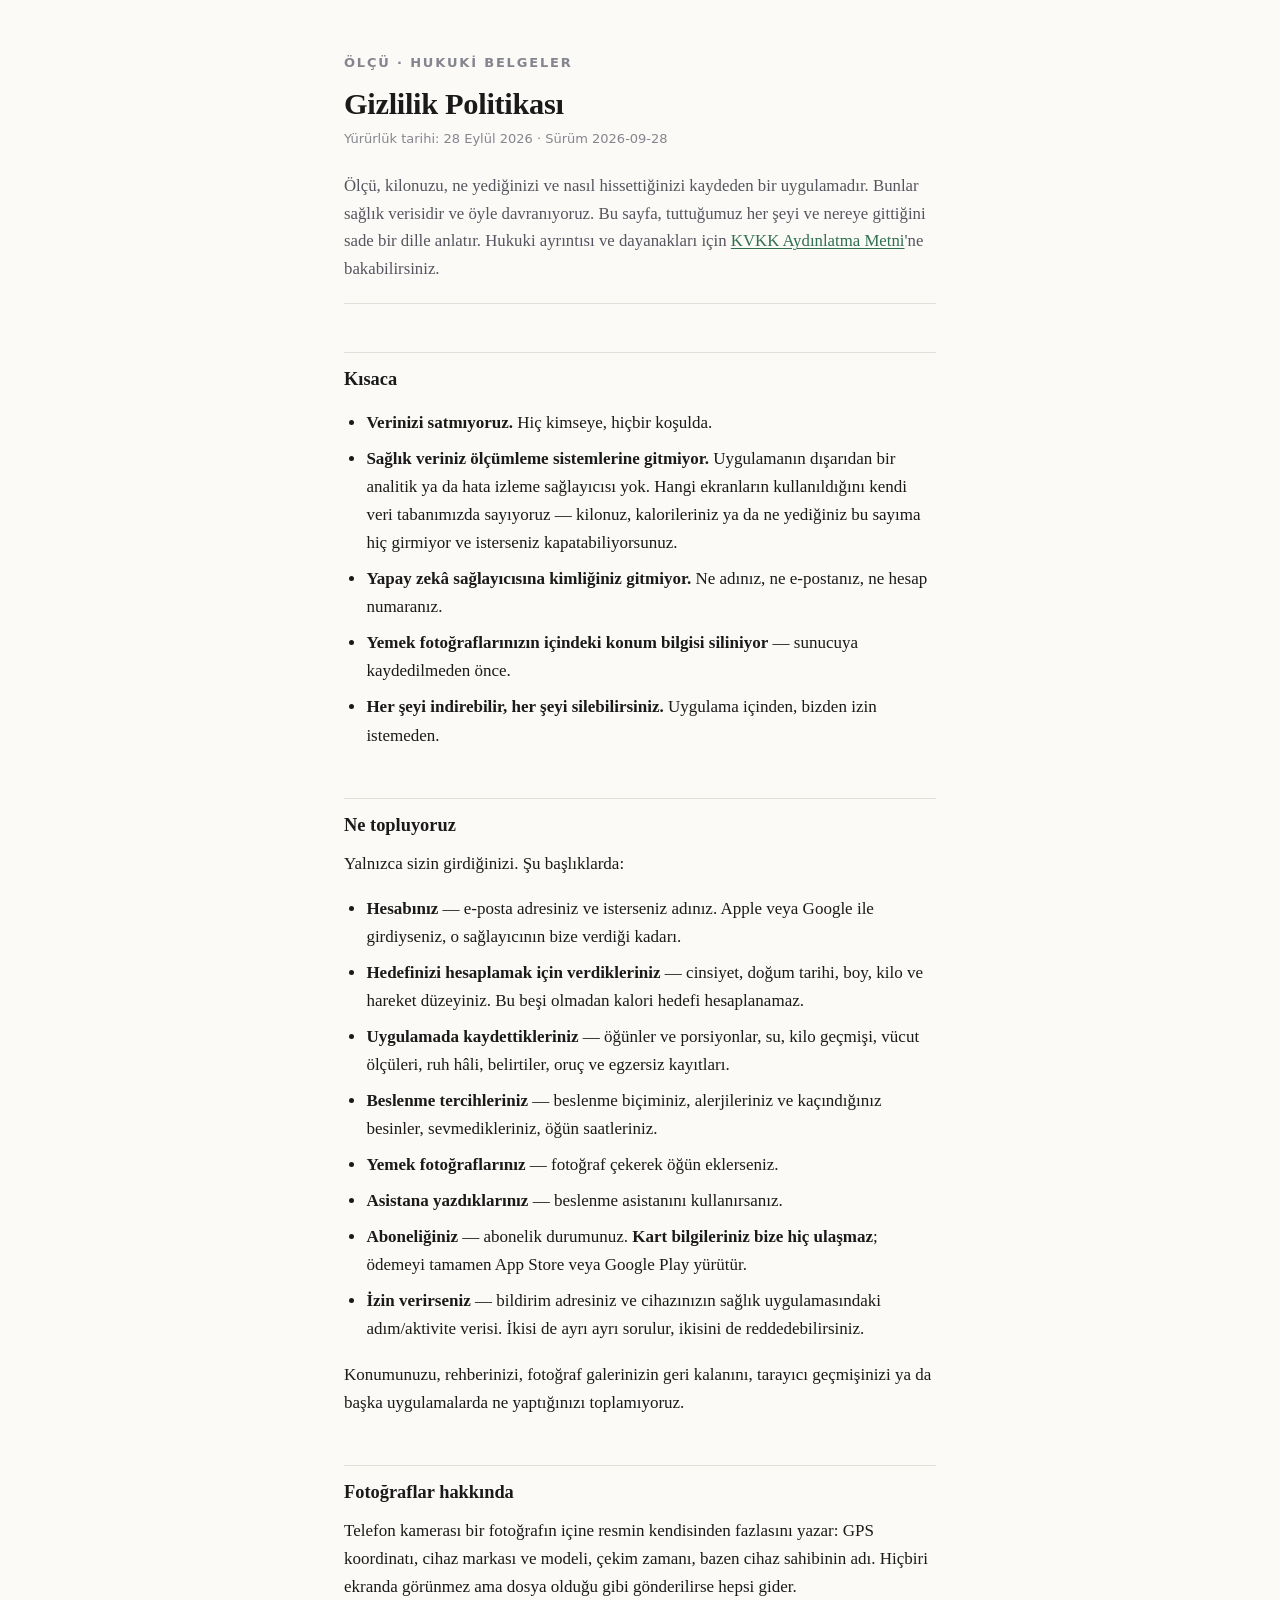
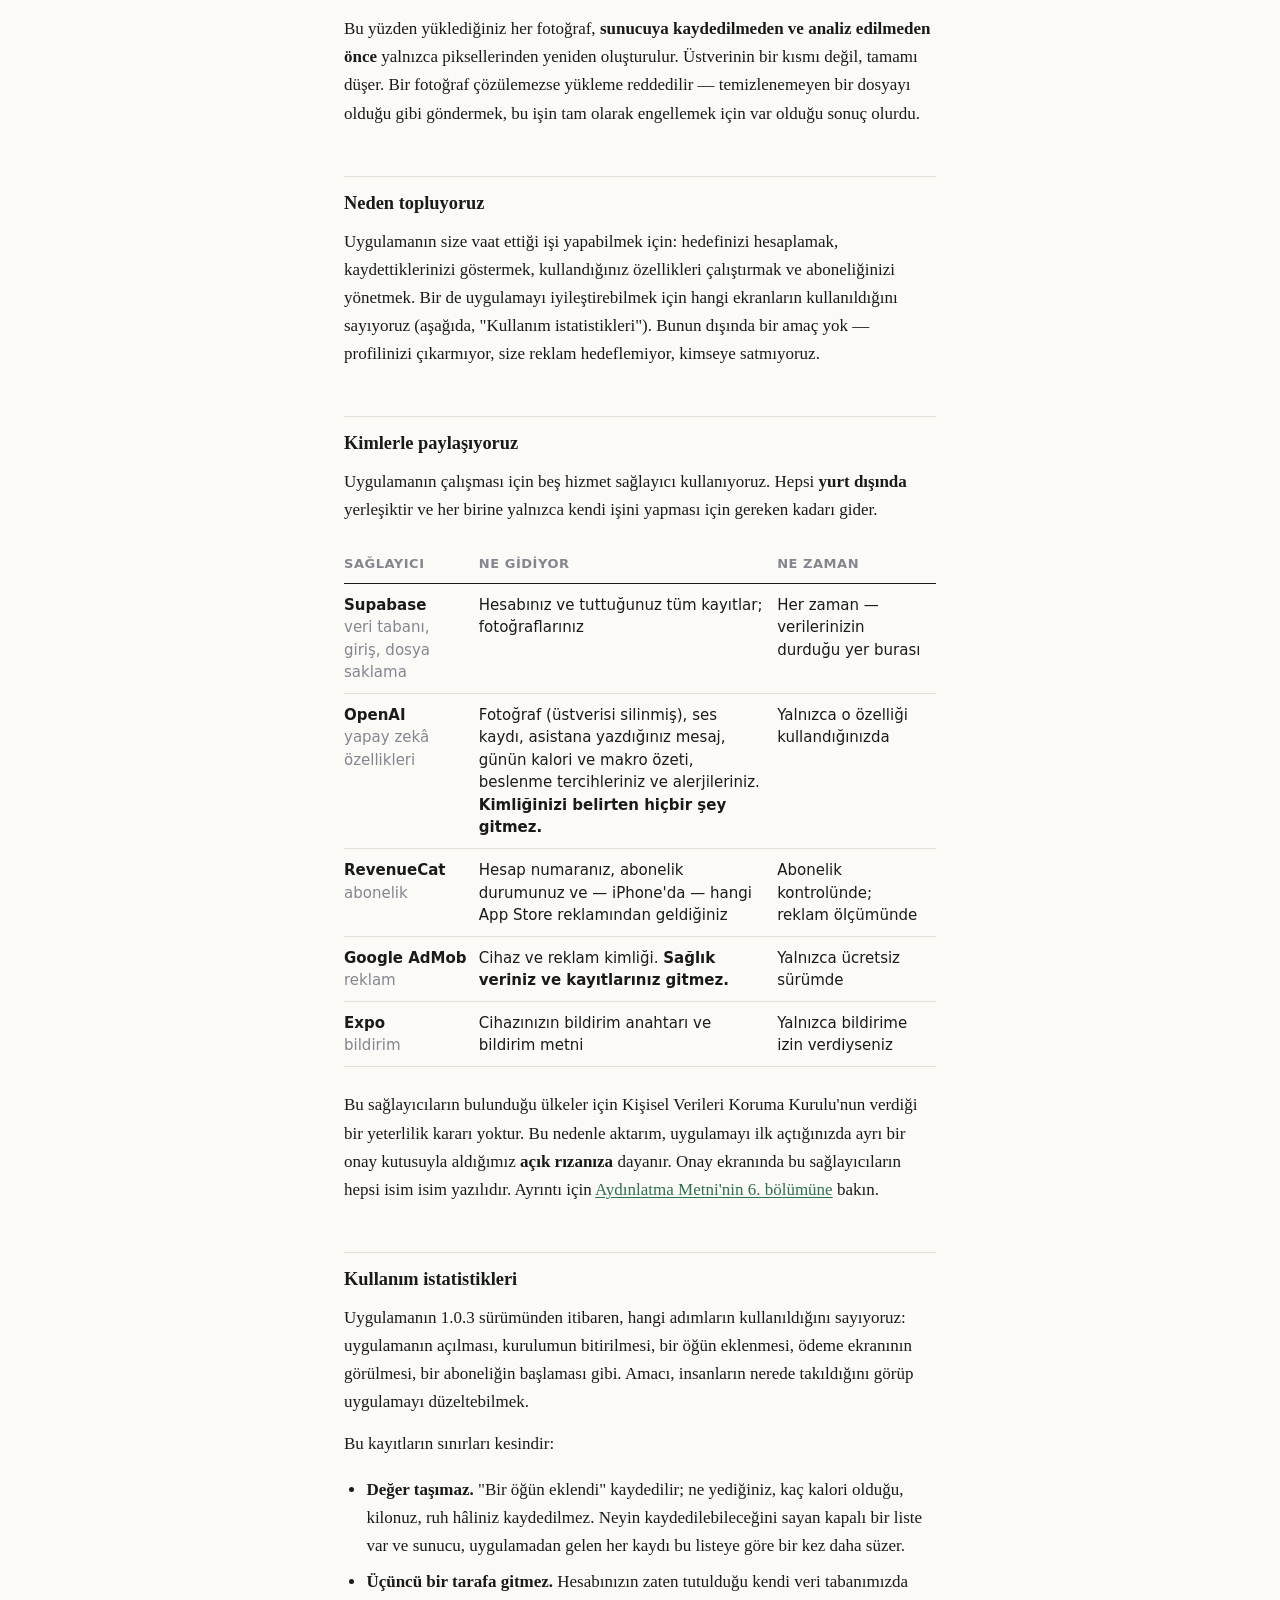
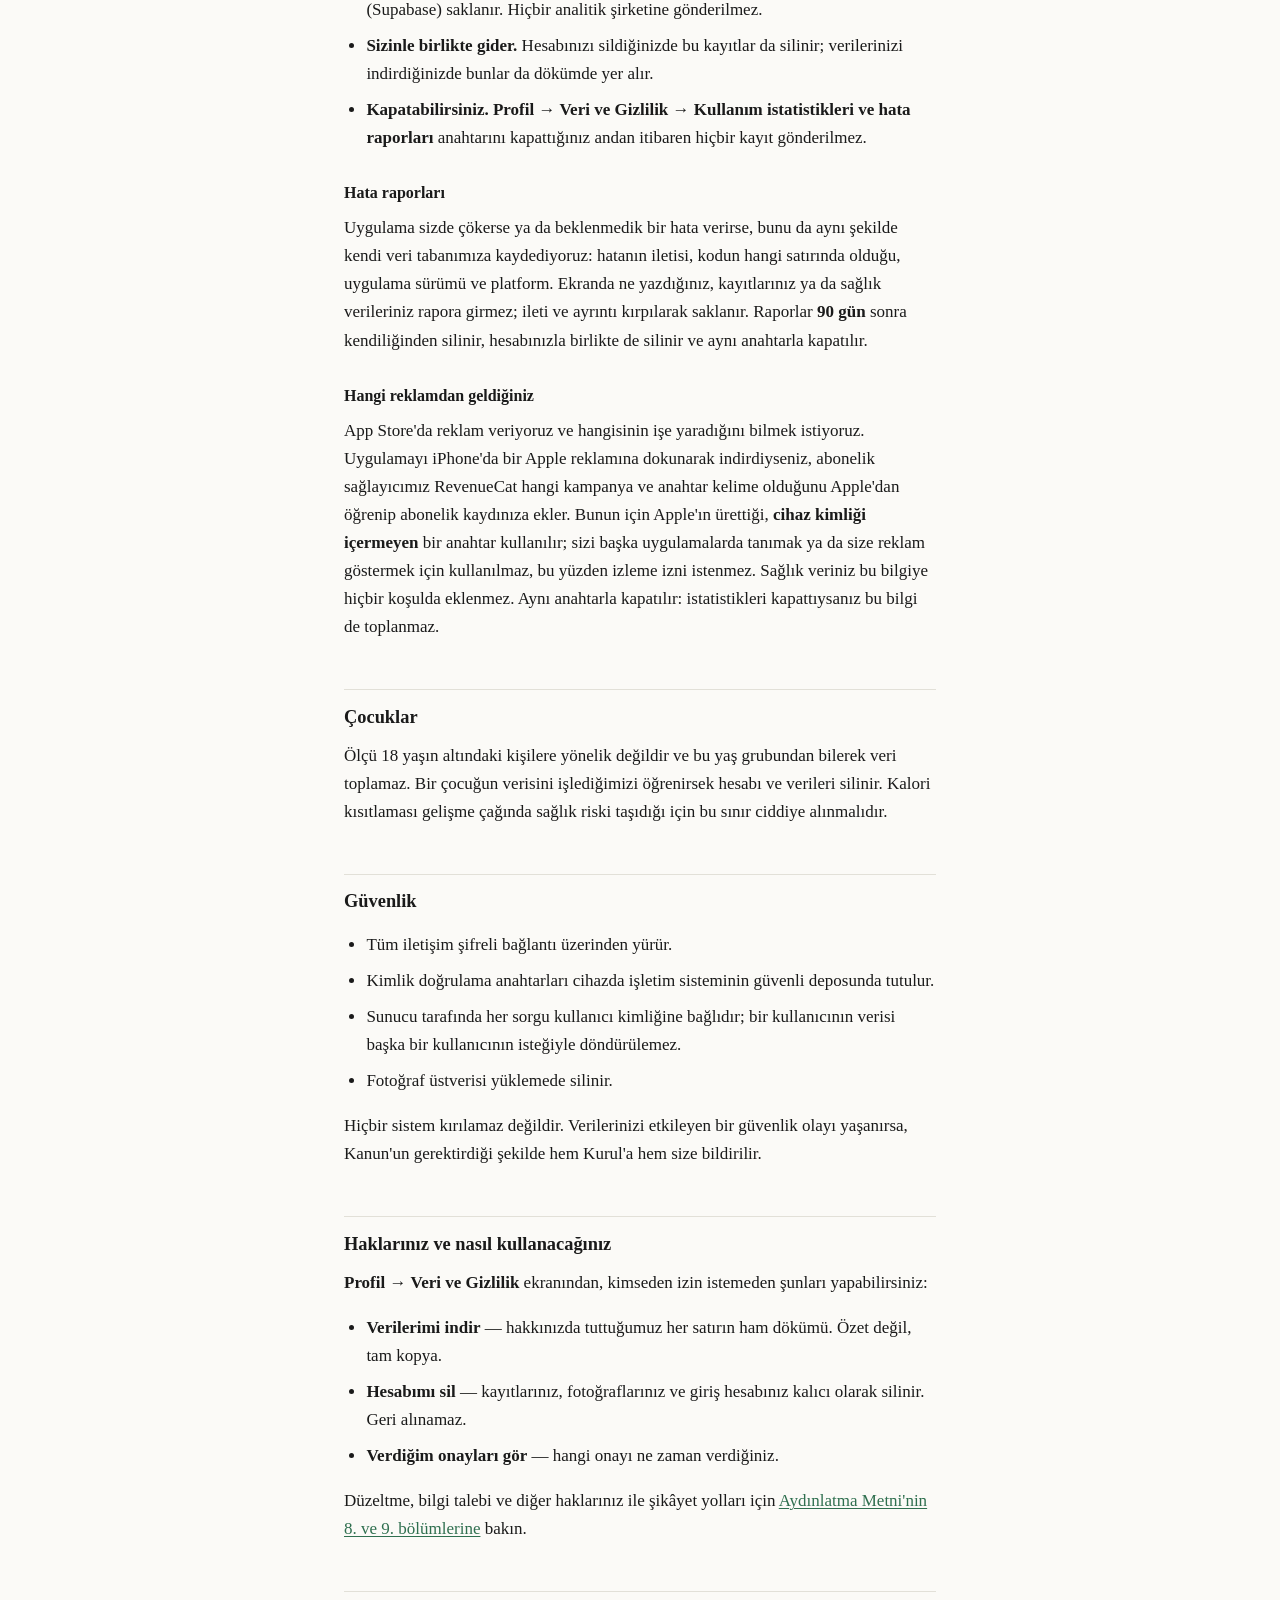
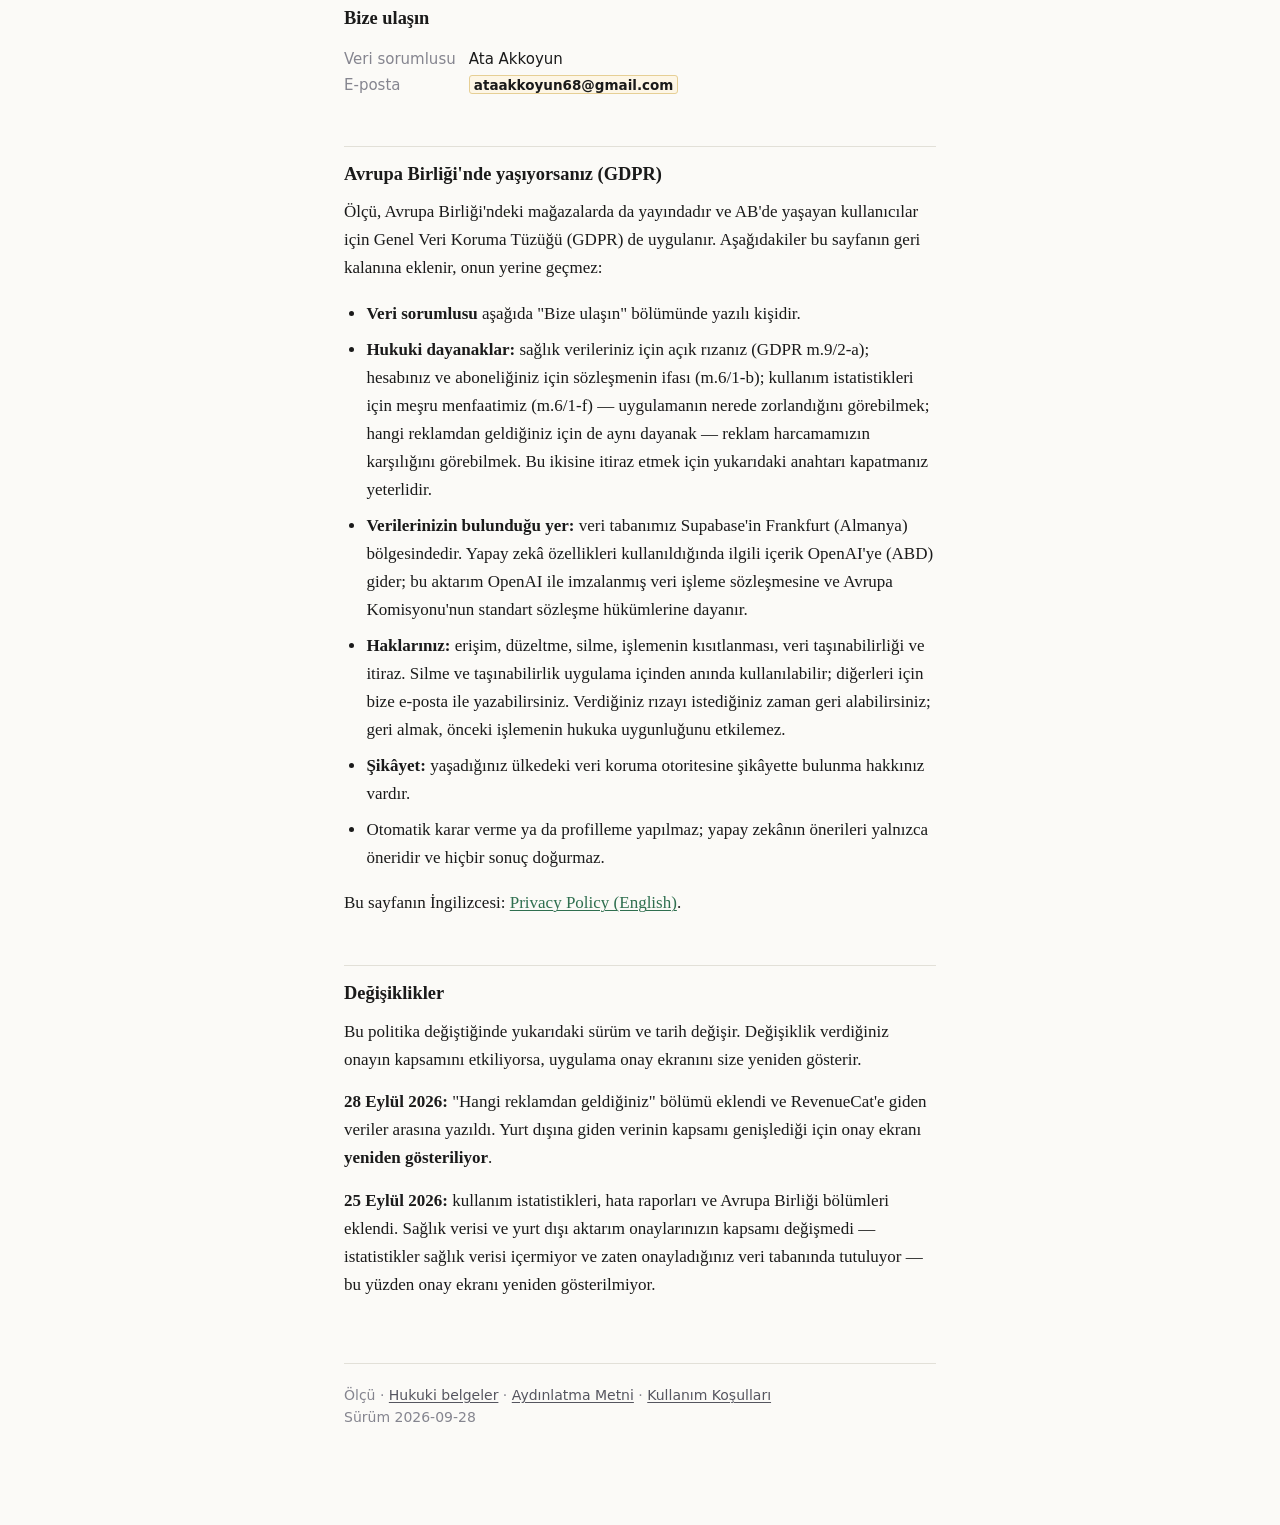
<file: gizlilik-politikasi.html>
<!doctype html>
<html lang="tr">
<head>
<meta charset="utf-8">
<meta name="viewport" content="width=device-width, initial-scale=1">
<title>Gizlilik Politikası — Ölçü</title>
<link rel="stylesheet" href="style.css">
</head>
<body>
<div class="wrap">

<header class="mast">
  <a class="home" href="index.html">Ölçü · Hukuki Belgeler</a>
  <h1>Gizlilik Politikası</h1>
  <p class="dates">Yürürlük tarihi: 28 Eylül 2026 · Sürüm 2026-09-28</p>
  <p class="lede">
    Ölçü, kilonuzu, ne yediğinizi ve nasıl hissettiğinizi kaydeden bir uygulamadır. Bunlar
    sağlık verisidir ve öyle davranıyoruz. Bu sayfa, tuttuğumuz her şeyi ve nereye gittiğini
    sade bir dille anlatır. Hukuki ayrıntısı ve dayanakları için
    <a href="aydinlatma-metni.html">KVKK Aydınlatma Metni</a>'ne bakabilirsiniz.
  </p>
</header>

<h2>Kısaca</h2>

<ul>
  <li><strong>Verinizi satmıyoruz.</strong> Hiç kimseye, hiçbir koşulda.</li>
  <li><strong>Sağlık veriniz ölçümleme sistemlerine gitmiyor.</strong> Uygulamanın dışarıdan
    bir analitik ya da hata izleme sağlayıcısı yok. Hangi ekranların kullanıldığını kendi
    veri tabanımızda sayıyoruz — kilonuz, kalorileriniz ya da ne yediğiniz bu sayıma hiç
    girmiyor ve isterseniz kapatabiliyorsunuz.</li>
  <li><strong>Yapay zekâ sağlayıcısına kimliğiniz gitmiyor.</strong> Ne adınız, ne
    e-postanız, ne hesap numaranız.</li>
  <li><strong>Yemek fotoğraflarınızın içindeki konum bilgisi siliniyor</strong> — sunucuya
    kaydedilmeden önce.</li>
  <li><strong>Her şeyi indirebilir, her şeyi silebilirsiniz.</strong> Uygulama içinden, bizden
    izin istemeden.</li>
</ul>

<h2>Ne topluyoruz</h2>

<p>Yalnızca sizin girdiğinizi. Şu başlıklarda:</p>

<ul>
  <li>
    <strong>Hesabınız</strong> — e-posta adresiniz ve isterseniz adınız. Apple veya Google ile
    girdiyseniz, o sağlayıcının bize verdiği kadarı.
  </li>
  <li>
    <strong>Hedefinizi hesaplamak için verdikleriniz</strong> — cinsiyet, doğum tarihi, boy,
    kilo ve hareket düzeyiniz. Bu beşi olmadan kalori hedefi hesaplanamaz.
  </li>
  <li>
    <strong>Uygulamada kaydettikleriniz</strong> — öğünler ve porsiyonlar, su, kilo geçmişi,
    vücut ölçüleri, ruh hâli, belirtiler, oruç ve egzersiz kayıtları.
  </li>
  <li>
    <strong>Beslenme tercihleriniz</strong> — beslenme biçiminiz, alerjileriniz ve
    kaçındığınız besinler, sevmedikleriniz, öğün saatleriniz.
  </li>
  <li>
    <strong>Yemek fotoğraflarınız</strong> — fotoğraf çekerek öğün eklerseniz.
  </li>
  <li>
    <strong>Asistana yazdıklarınız</strong> — beslenme asistanını kullanırsanız.
  </li>
  <li>
    <strong>Aboneliğiniz</strong> — abonelik durumunuz. <strong>Kart bilgileriniz bize hiç
    ulaşmaz</strong>; ödemeyi tamamen App Store veya Google Play yürütür.
  </li>
  <li>
    <strong>İzin verirseniz</strong> — bildirim adresiniz ve cihazınızın sağlık
    uygulamasındaki adım/aktivite verisi. İkisi de ayrı ayrı sorulur, ikisini de
    reddedebilirsiniz.
  </li>
</ul>

<p>
  Konumunuzu, rehberinizi, fotoğraf galerinizin geri kalanını, tarayıcı geçmişinizi ya da
  başka uygulamalarda ne yaptığınızı toplamıyoruz.
</p>

<h2>Fotoğraflar hakkında</h2>

<p>
  Telefon kamerası bir fotoğrafın içine resmin kendisinden fazlasını yazar: GPS koordinatı,
  cihaz markası ve modeli, çekim zamanı, bazen cihaz sahibinin adı. Hiçbiri ekranda görünmez
  ama dosya olduğu gibi gönderilirse hepsi gider.
</p>

<p>
  Bu yüzden yüklediğiniz her fotoğraf, <strong>sunucuya kaydedilmeden ve analiz edilmeden
  önce</strong> yalnızca piksellerinden yeniden oluşturulur. Üstverinin bir kısmı değil,
  tamamı düşer. Bir fotoğraf çözülemezse yükleme reddedilir — temizlenemeyen bir dosyayı
  olduğu gibi göndermek, bu işin tam olarak engellemek için var olduğu sonuç olurdu.
</p>

<h2>Neden topluyoruz</h2>

<p>
  Uygulamanın size vaat ettiği işi yapabilmek için: hedefinizi hesaplamak, kaydettiklerinizi
  göstermek, kullandığınız özellikleri çalıştırmak ve aboneliğinizi yönetmek. Bir de
  uygulamayı iyileştirebilmek için hangi ekranların kullanıldığını sayıyoruz (aşağıda,
  "Kullanım istatistikleri"). Bunun dışında bir amaç yok — profilinizi çıkarmıyor, size
  reklam hedeflemiyor, kimseye satmıyoruz.
</p>

<h2>Kimlerle paylaşıyoruz</h2>

<p>
  Uygulamanın çalışması için beş hizmet sağlayıcı kullanıyoruz. Hepsi
  <strong>yurt dışında</strong> yerleşiktir ve her birine yalnızca kendi işini yapması için
  gereken kadarı gider.
</p>

<div class="tablewrap">
<table>
  <thead>
    <tr><th>Sağlayıcı</th><th>Ne gidiyor</th><th>Ne zaman</th></tr>
  </thead>
  <tbody>
    <tr>
      <td><strong>Supabase</strong><br><span style="color:#85858f">veri tabanı, giriş, dosya saklama</span></td>
      <td>Hesabınız ve tuttuğunuz tüm kayıtlar; fotoğraflarınız</td>
      <td>Her zaman — verilerinizin durduğu yer burası</td>
    </tr>
    <tr>
      <td><strong>OpenAI</strong><br><span style="color:#85858f">yapay zekâ özellikleri</span></td>
      <td>Fotoğraf (üstverisi silinmiş), ses kaydı, asistana yazdığınız mesaj, günün kalori ve makro özeti, beslenme tercihleriniz ve alerjileriniz. <strong>Kimliğinizi belirten hiçbir şey gitmez.</strong></td>
      <td>Yalnızca o özelliği kullandığınızda</td>
    </tr>
    <tr>
      <td><strong>RevenueCat</strong><br><span style="color:#85858f">abonelik</span></td>
      <td>Hesap numaranız, abonelik durumunuz ve — iPhone'da — hangi App Store reklamından geldiğiniz</td>
      <td>Abonelik kontrolünde; reklam ölçümünde</td>
    </tr>
    <tr>
      <td><strong>Google AdMob</strong><br><span style="color:#85858f">reklam</span></td>
      <td>Cihaz ve reklam kimliği. <strong>Sağlık veriniz ve kayıtlarınız gitmez.</strong></td>
      <td>Yalnızca ücretsiz sürümde</td>
    </tr>
    <tr>
      <td><strong>Expo</strong><br><span style="color:#85858f">bildirim</span></td>
      <td>Cihazınızın bildirim anahtarı ve bildirim metni</td>
      <td>Yalnızca bildirime izin verdiyseniz</td>
    </tr>
  </tbody>
</table>
</div>

<p>
  Bu sağlayıcıların bulunduğu ülkeler için Kişisel Verileri Koruma Kurulu'nun verdiği bir
  yeterlilik kararı yoktur. Bu nedenle aktarım, uygulamayı ilk açtığınızda ayrı bir onay
  kutusuyla aldığımız <strong>açık rızanıza</strong> dayanır. Onay ekranında bu sağlayıcıların
  hepsi isim isim yazılıdır. Ayrıntı için
  <a href="aydinlatma-metni.html">Aydınlatma Metni'nin 6. bölümüne</a> bakın.
</p>

<h2>Kullanım istatistikleri</h2>

<p>
  Uygulamanın 1.0.3 sürümünden itibaren, hangi adımların kullanıldığını sayıyoruz: uygulamanın
  açılması, kurulumun bitirilmesi, bir öğün eklenmesi, ödeme ekranının görülmesi, bir
  aboneliğin başlaması gibi. Amacı, insanların nerede takıldığını görüp uygulamayı
  düzeltebilmek.
</p>

<p>Bu kayıtların sınırları kesindir:</p>

<ul>
  <li><strong>Değer taşımaz.</strong> "Bir öğün eklendi" kaydedilir; ne yediğiniz, kaç kalori
    olduğu, kilonuz, ruh hâliniz kaydedilmez. Neyin kaydedilebileceğini sayan kapalı bir liste
    var ve sunucu, uygulamadan gelen her kaydı bu listeye göre bir kez daha süzer.</li>
  <li><strong>Üçüncü bir tarafa gitmez.</strong> Hesabınızın zaten tutulduğu kendi veri
    tabanımızda (Supabase) saklanır. Hiçbir analitik şirketine gönderilmez.</li>
  <li><strong>Sizinle birlikte gider.</strong> Hesabınızı sildiğinizde bu kayıtlar da silinir;
    verilerinizi indirdiğinizde bunlar da dökümde yer alır.</li>
  <li><strong>Kapatabilirsiniz.</strong> <strong>Profil → Veri ve Gizlilik → Kullanım
    istatistikleri ve hata raporları</strong> anahtarını kapattığınız andan itibaren hiçbir
    kayıt gönderilmez.</li>
</ul>

<h3>Hata raporları</h3>

<p>
  Uygulama sizde çökerse ya da beklenmedik bir hata verirse, bunu da aynı şekilde kendi veri
  tabanımıza kaydediyoruz: hatanın iletisi, kodun hangi satırında olduğu, uygulama sürümü ve
  platform. Ekranda ne yazdığınız, kayıtlarınız ya da sağlık verileriniz rapora girmez; ileti
  ve ayrıntı kırpılarak saklanır. Raporlar <strong>90 gün</strong> sonra kendiliğinden silinir,
  hesabınızla birlikte de silinir ve aynı anahtarla kapatılır.
</p>

<h3>Hangi reklamdan geldiğiniz</h3>

<p>
  App Store'da reklam veriyoruz ve hangisinin işe yaradığını bilmek istiyoruz. Uygulamayı
  iPhone'da bir Apple reklamına dokunarak indirdiyseniz, abonelik sağlayıcımız RevenueCat
  hangi kampanya ve anahtar kelime olduğunu Apple'dan öğrenip abonelik kaydınıza ekler.
  Bunun için Apple'ın ürettiği, <strong>cihaz kimliği içermeyen</strong> bir anahtar kullanılır;
  sizi başka uygulamalarda tanımak ya da size reklam göstermek için kullanılmaz, bu yüzden
  izleme izni istenmez. Sağlık veriniz bu bilgiye hiçbir koşulda eklenmez. Aynı anahtarla
  kapatılır: istatistikleri kapattıysanız bu bilgi de toplanmaz.
</p>

<h2>Çocuklar</h2>

<p>
  Ölçü 18 yaşın altındaki kişilere yönelik değildir ve bu yaş grubundan bilerek veri
  toplamaz. Bir çocuğun verisini işlediğimizi öğrenirsek hesabı ve verileri silinir. Kalori
  kısıtlaması gelişme çağında sağlık riski taşıdığı için bu sınır ciddiye alınmalıdır.
</p>

<h2>Güvenlik</h2>

<ul>
  <li>Tüm iletişim şifreli bağlantı üzerinden yürür.</li>
  <li>Kimlik doğrulama anahtarları cihazda işletim sisteminin güvenli deposunda tutulur.</li>
  <li>Sunucu tarafında her sorgu kullanıcı kimliğine bağlıdır; bir kullanıcının verisi başka
    bir kullanıcının isteğiyle döndürülemez.</li>
  <li>Fotoğraf üstverisi yüklemede silinir.</li>
</ul>

<p>
  Hiçbir sistem kırılamaz değildir. Verilerinizi etkileyen bir güvenlik olayı yaşanırsa,
  Kanun'un gerektirdiği şekilde hem Kurul'a hem size bildirilir.
</p>

<h2>Haklarınız ve nasıl kullanacağınız</h2>

<p>
  <strong>Profil → Veri ve Gizlilik</strong> ekranından, kimseden izin istemeden şunları
  yapabilirsiniz:
</p>

<ul>
  <li><strong>Verilerimi indir</strong> — hakkınızda tuttuğumuz her satırın ham dökümü. Özet
    değil, tam kopya.</li>
  <li><strong>Hesabımı sil</strong> — kayıtlarınız, fotoğraflarınız ve giriş hesabınız kalıcı
    olarak silinir. Geri alınamaz.</li>
  <li><strong>Verdiğim onayları gör</strong> — hangi onayı ne zaman verdiğiniz.</li>
</ul>

<p>
  Düzeltme, bilgi talebi ve diğer haklarınız ile şikâyet yolları için
  <a href="aydinlatma-metni.html">Aydınlatma Metni'nin 8. ve 9. bölümlerine</a> bakın.
</p>

<h2>Bize ulaşın</h2>

<ul class="facts">
  <li><span class="k">Veri sorumlusu</span> Ata Akkoyun</li>
  <li><span class="k">E-posta</span> <span class="fill">ataakkoyun68@gmail.com</span></li>
</ul>

<h2>Avrupa Birliği'nde yaşıyorsanız (GDPR)</h2>

<p>
  Ölçü, Avrupa Birliği'ndeki mağazalarda da yayındadır ve AB'de yaşayan kullanıcılar için
  Genel Veri Koruma Tüzüğü (GDPR) de uygulanır. Aşağıdakiler bu sayfanın geri kalanına
  eklenir, onun yerine geçmez:
</p>

<ul>
  <li><strong>Veri sorumlusu</strong> aşağıda "Bize ulaşın" bölümünde yazılı kişidir.</li>
  <li><strong>Hukuki dayanaklar:</strong> sağlık verileriniz için açık rızanız (GDPR m.9/2-a);
    hesabınız ve aboneliğiniz için sözleşmenin ifası (m.6/1-b); kullanım istatistikleri için
    meşru menfaatimiz (m.6/1-f) — uygulamanın nerede zorlandığını görebilmek; hangi reklamdan
    geldiğiniz için de aynı dayanak — reklam harcamamızın karşılığını görebilmek. Bu ikisine
    itiraz etmek için yukarıdaki anahtarı kapatmanız yeterlidir.</li>
  <li><strong>Verilerinizin bulunduğu yer:</strong> veri tabanımız Supabase'in Frankfurt
    (Almanya) bölgesindedir. Yapay zekâ özellikleri kullanıldığında ilgili içerik OpenAI'ye
    (ABD) gider; bu aktarım OpenAI ile imzalanmış veri işleme sözleşmesine ve Avrupa
    Komisyonu'nun standart sözleşme hükümlerine dayanır.</li>
  <li><strong>Haklarınız:</strong> erişim, düzeltme, silme, işlemenin kısıtlanması, veri
    taşınabilirliği ve itiraz. Silme ve taşınabilirlik uygulama içinden anında
    kullanılabilir; diğerleri için bize e-posta ile yazabilirsiniz. Verdiğiniz rızayı
    istediğiniz zaman geri alabilirsiniz; geri almak, önceki işlemenin hukuka uygunluğunu
    etkilemez.</li>
  <li><strong>Şikâyet:</strong> yaşadığınız ülkedeki veri koruma otoritesine şikâyette
    bulunma hakkınız vardır.</li>
  <li>Otomatik karar verme ya da profilleme yapılmaz; yapay zekânın önerileri yalnızca
    öneridir ve hiçbir sonuç doğurmaz.</li>
</ul>

<p>
  Bu sayfanın İngilizcesi: <a href="privacy-policy.html">Privacy Policy (English)</a>.
</p>

<h2>Değişiklikler</h2>

<p>
  Bu politika değiştiğinde yukarıdaki sürüm ve tarih değişir. Değişiklik verdiğiniz onayın
  kapsamını etkiliyorsa, uygulama onay ekranını size yeniden gösterir.
</p>

<p>
  <strong>28 Eylül 2026:</strong> "Hangi reklamdan geldiğiniz" bölümü eklendi ve RevenueCat'e
  giden veriler arasına yazıldı. Yurt dışına giden verinin kapsamı genişlediği için onay
  ekranı <strong>yeniden gösteriliyor</strong>.
</p>

<p>
  <strong>25 Eylül 2026:</strong> kullanım istatistikleri, hata raporları ve Avrupa Birliği
  bölümleri eklendi. Sağlık verisi ve yurt dışı aktarım onaylarınızın kapsamı değişmedi — istatistikler
  sağlık verisi içermiyor ve zaten onayladığınız veri tabanında tutuluyor — bu yüzden onay
  ekranı yeniden gösterilmiyor.
</p>

<footer>
  Ölçü · <a href="index.html">Hukuki belgeler</a> ·
  <a href="aydinlatma-metni.html">Aydınlatma Metni</a> ·
  <a href="kullanim-kosullari.html">Kullanım Koşulları</a><br>
  Sürüm 2026-09-28
</footer>

</div>
</body>
</html>
</file>
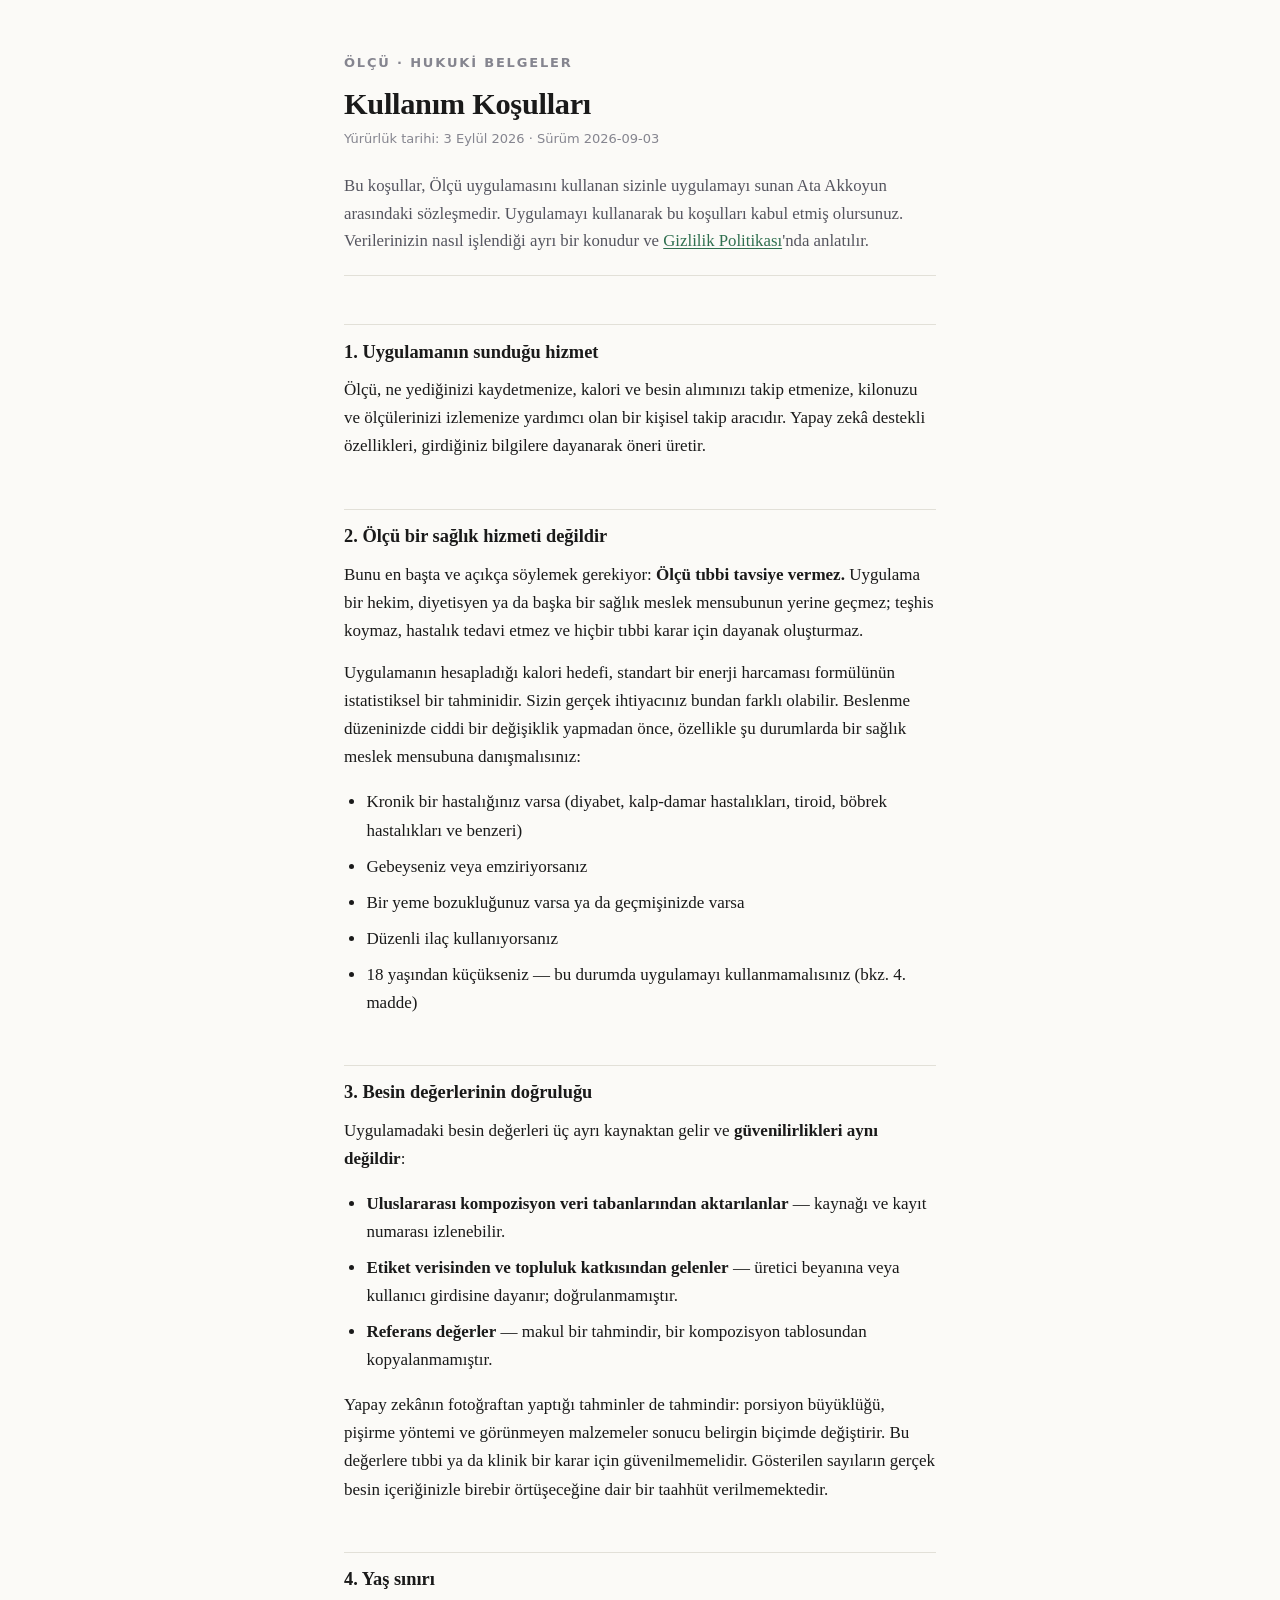
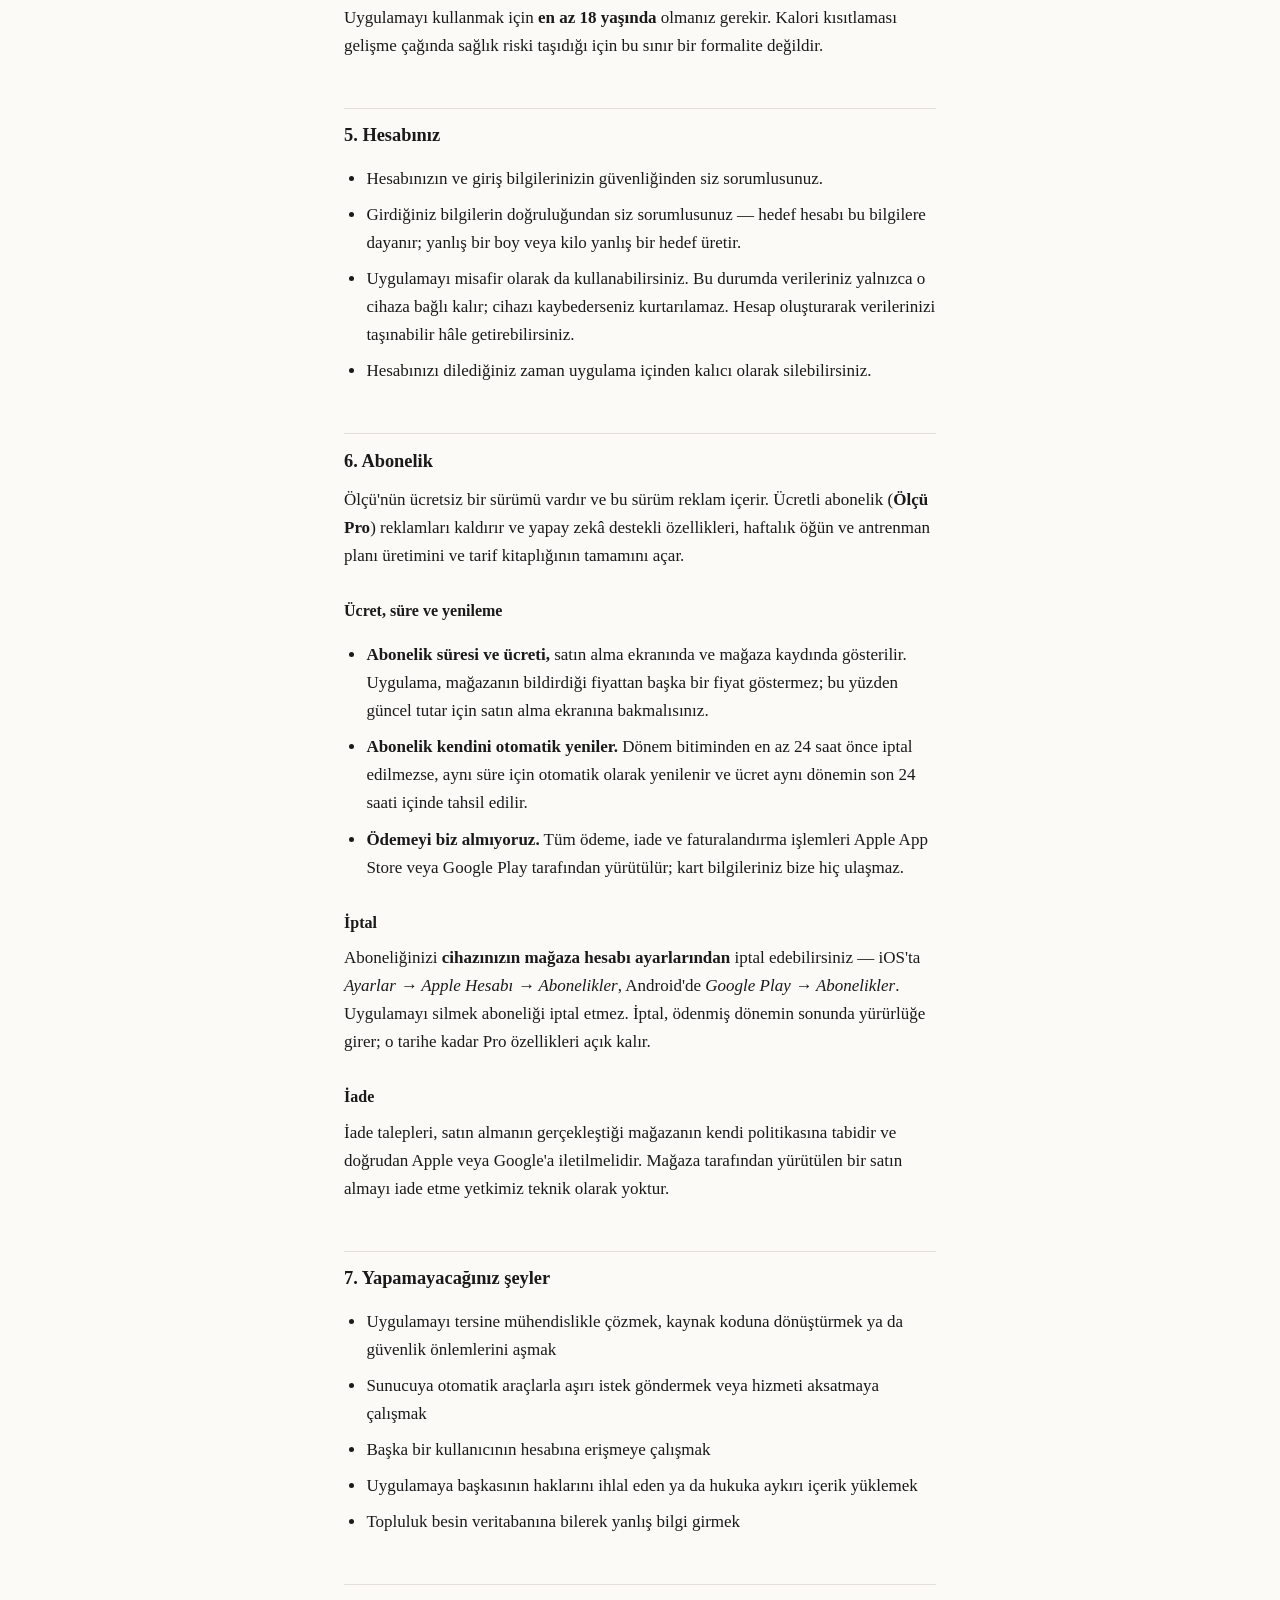
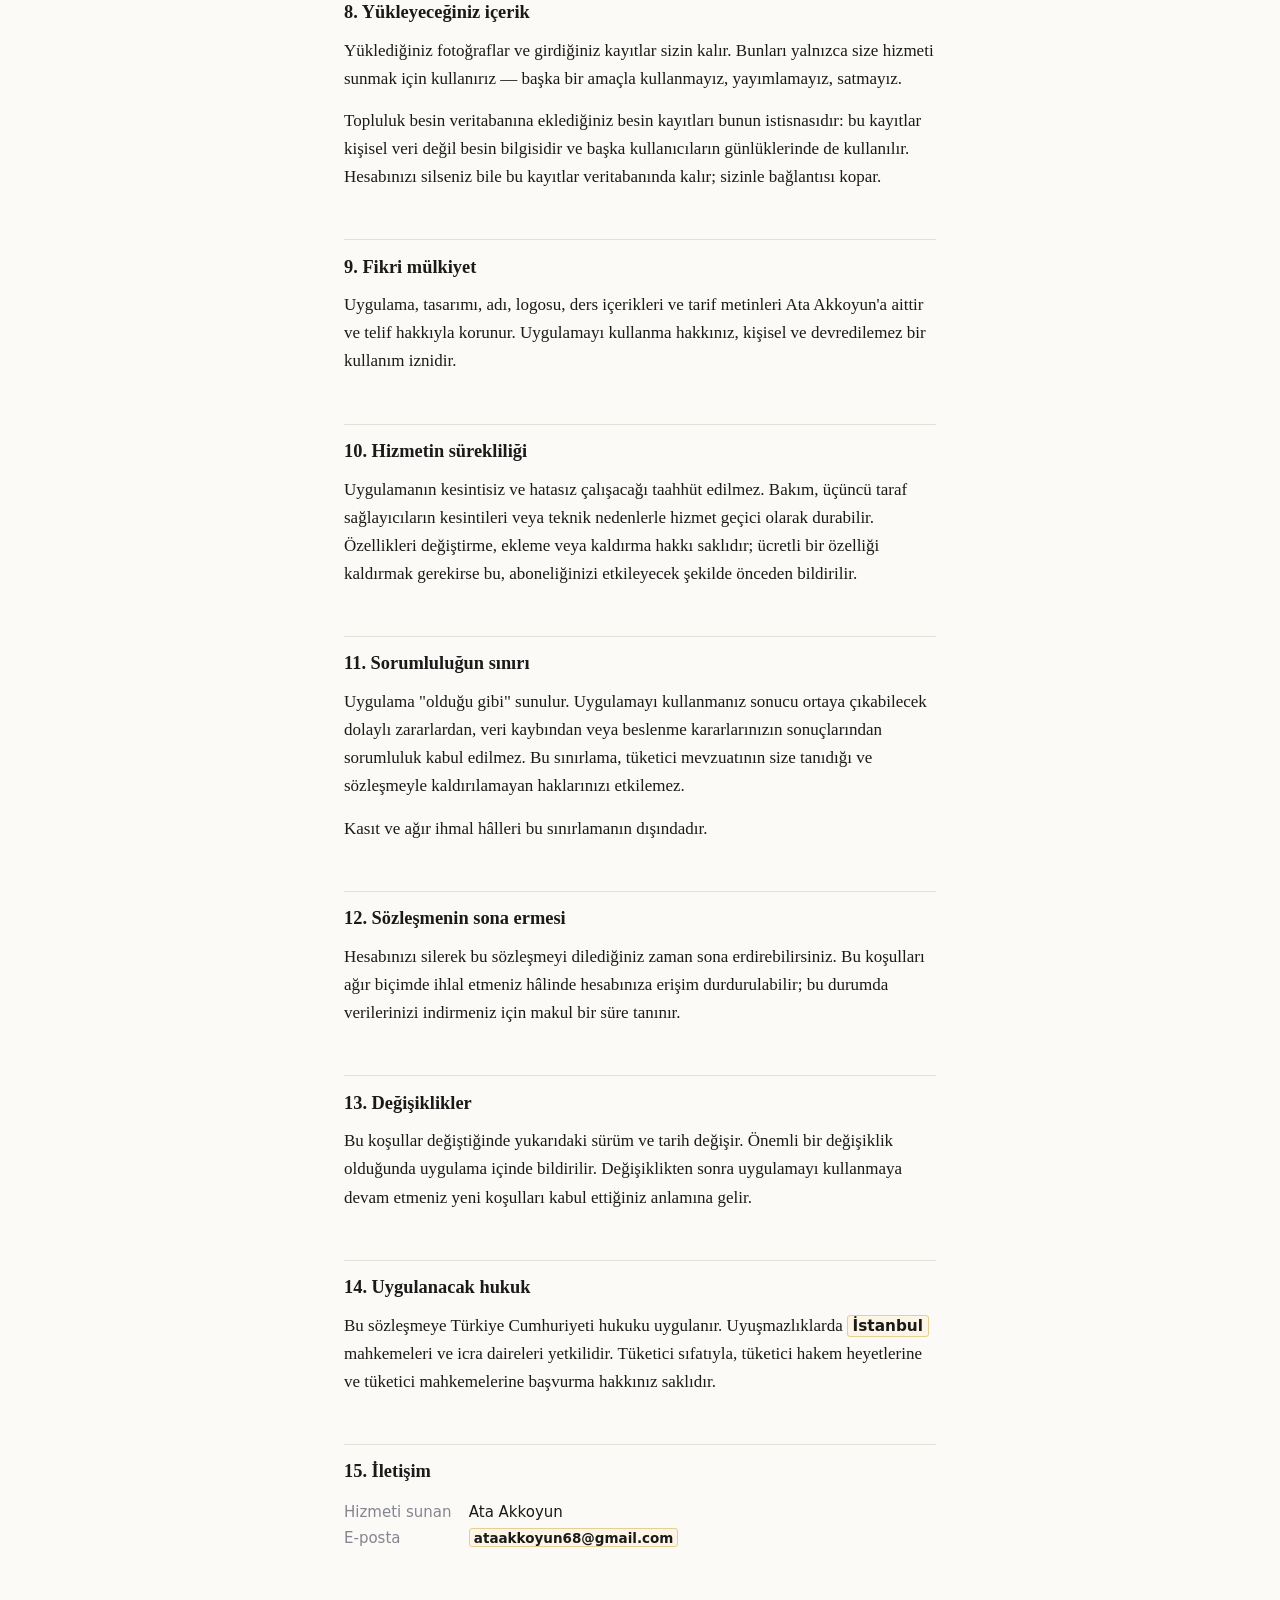
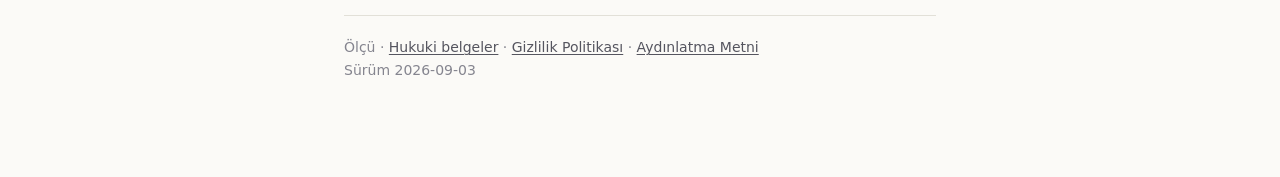
<file: kullanim-kosullari.html>
<!doctype html>
<html lang="tr">
<head>
<meta charset="utf-8">
<meta name="viewport" content="width=device-width, initial-scale=1">
<title>Kullanım Koşulları — Ölçü</title>
<link rel="stylesheet" href="style.css">
</head>
<body>
<div class="wrap">

<header class="mast">
  <a class="home" href="index.html">Ölçü · Hukuki Belgeler</a>
  <h1>Kullanım Koşulları</h1>
  <p class="dates">Yürürlük tarihi: 3 Eylül 2026 · Sürüm 2026-09-03</p>
  <p class="lede">
    Bu koşullar, Ölçü uygulamasını kullanan sizinle uygulamayı sunan Ata Akkoyun arasındaki
    sözleşmedir. Uygulamayı kullanarak bu koşulları kabul etmiş olursunuz. Verilerinizin nasıl
    işlendiği ayrı bir konudur ve <a href="gizlilik-politikasi.html">Gizlilik
    Politikası</a>'nda anlatılır.
  </p>
</header>

<h2>1. Uygulamanın sunduğu hizmet</h2>

<p>
  Ölçü, ne yediğinizi kaydetmenize, kalori ve besin alımınızı takip etmenize, kilonuzu ve
  ölçülerinizi izlemenize yardımcı olan bir kişisel takip aracıdır. Yapay zekâ destekli
  özellikleri, girdiğiniz bilgilere dayanarak öneri üretir.
</p>

<h2>2. Ölçü bir sağlık hizmeti değildir</h2>

<p>
  Bunu en başta ve açıkça söylemek gerekiyor: <strong>Ölçü tıbbi tavsiye vermez.</strong>
  Uygulama bir hekim, diyetisyen ya da başka bir sağlık meslek mensubunun yerine geçmez;
  teşhis koymaz, hastalık tedavi etmez ve hiçbir tıbbi karar için dayanak oluşturmaz.
</p>

<p>
  Uygulamanın hesapladığı kalori hedefi, standart bir enerji harcaması formülünün istatistiksel
  bir tahminidir. Sizin gerçek ihtiyacınız bundan farklı olabilir. Beslenme düzeninizde ciddi
  bir değişiklik yapmadan önce, özellikle şu durumlarda bir sağlık meslek mensubuna
  danışmalısınız:
</p>

<ul>
  <li>Kronik bir hastalığınız varsa (diyabet, kalp-damar hastalıkları, tiroid, böbrek
    hastalıkları ve benzeri)</li>
  <li>Gebeyseniz veya emziriyorsanız</li>
  <li>Bir yeme bozukluğunuz varsa ya da geçmişinizde varsa</li>
  <li>Düzenli ilaç kullanıyorsanız</li>
  <li>18 yaşından küçükseniz — bu durumda uygulamayı kullanmamalısınız (bkz. 4. madde)</li>
</ul>

<h2>3. Besin değerlerinin doğruluğu</h2>

<p>
  Uygulamadaki besin değerleri üç ayrı kaynaktan gelir ve <strong>güvenilirlikleri aynı
  değildir</strong>:
</p>

<ul>
  <li><strong>Uluslararası kompozisyon veri tabanlarından aktarılanlar</strong> — kaynağı ve
    kayıt numarası izlenebilir.</li>
  <li><strong>Etiket verisinden ve topluluk katkısından gelenler</strong> — üretici
    beyanına veya kullanıcı girdisine dayanır; doğrulanmamıştır.</li>
  <li><strong>Referans değerler</strong> — makul bir tahmindir, bir kompozisyon tablosundan
    kopyalanmamıştır.</li>
</ul>

<p>
  Yapay zekânın fotoğraftan yaptığı tahminler de tahmindir: porsiyon büyüklüğü, pişirme
  yöntemi ve görünmeyen malzemeler sonucu belirgin biçimde değiştirir. Bu değerlere tıbbi ya
  da klinik bir karar için güvenilmemelidir. Gösterilen sayıların gerçek besin içeriğinizle
  birebir örtüşeceğine dair bir taahhüt verilmemektedir.
</p>

<h2>4. Yaş sınırı</h2>

<p>
  Uygulamayı kullanmak için <strong>en az 18 yaşında</strong> olmanız gerekir. Kalori
  kısıtlaması gelişme çağında sağlık riski taşıdığı için bu sınır bir formalite değildir.
</p>

<h2>5. Hesabınız</h2>

<ul>
  <li>Hesabınızın ve giriş bilgilerinizin güvenliğinden siz sorumlusunuz.</li>
  <li>Girdiğiniz bilgilerin doğruluğundan siz sorumlusunuz — hedef hesabı bu bilgilere
    dayanır; yanlış bir boy veya kilo yanlış bir hedef üretir.</li>
  <li>Uygulamayı misafir olarak da kullanabilirsiniz. Bu durumda verileriniz yalnızca o cihaza
    bağlı kalır; cihazı kaybederseniz kurtarılamaz. Hesap oluşturarak verilerinizi
    taşınabilir hâle getirebilirsiniz.</li>
  <li>Hesabınızı dilediğiniz zaman uygulama içinden kalıcı olarak silebilirsiniz.</li>
</ul>

<h2>6. Abonelik</h2>

<p>
  Ölçü'nün ücretsiz bir sürümü vardır ve bu sürüm reklam içerir. Ücretli abonelik
  (<strong>Ölçü Pro</strong>) reklamları kaldırır ve yapay zekâ destekli özellikleri,
  haftalık öğün ve antrenman planı üretimini ve tarif kitaplığının tamamını açar.
</p>

<h3>Ücret, süre ve yenileme</h3>

<ul>
  <li>
    <strong>Abonelik süresi ve ücreti,</strong> satın alma ekranında ve mağaza kaydında
    gösterilir. Uygulama, mağazanın bildirdiği fiyattan başka bir fiyat göstermez; bu yüzden
    güncel tutar için satın alma ekranına bakmalısınız.
  </li>
  <li>
    <strong>Abonelik kendini otomatik yeniler.</strong> Dönem bitiminden en az 24 saat önce
    iptal edilmezse, aynı süre için otomatik olarak yenilenir ve ücret aynı dönemin son 24
    saati içinde tahsil edilir.
  </li>
  <li>
    <strong>Ödemeyi biz almıyoruz.</strong> Tüm ödeme, iade ve faturalandırma işlemleri
    Apple App Store veya Google Play tarafından yürütülür; kart bilgileriniz bize hiç
    ulaşmaz.
  </li>
</ul>

<h3>İptal</h3>

<p>
  Aboneliğinizi <strong>cihazınızın mağaza hesabı ayarlarından</strong> iptal edebilirsiniz —
  iOS'ta <em>Ayarlar → Apple Hesabı → Abonelikler</em>, Android'de <em>Google Play →
  Abonelikler</em>. Uygulamayı silmek aboneliği iptal etmez. İptal, ödenmiş dönemin sonunda
  yürürlüğe girer; o tarihe kadar Pro özellikleri açık kalır.
</p>

<h3>İade</h3>

<p>
  İade talepleri, satın almanın gerçekleştiği mağazanın kendi politikasına tabidir ve
  doğrudan Apple veya Google'a iletilmelidir. Mağaza tarafından yürütülen bir satın almayı
  iade etme yetkimiz teknik olarak yoktur.
</p>

<h2>7. Yapamayacağınız şeyler</h2>

<ul>
  <li>Uygulamayı tersine mühendislikle çözmek, kaynak koduna dönüştürmek ya da güvenlik
    önlemlerini aşmak</li>
  <li>Sunucuya otomatik araçlarla aşırı istek göndermek veya hizmeti aksatmaya çalışmak</li>
  <li>Başka bir kullanıcının hesabına erişmeye çalışmak</li>
  <li>Uygulamaya başkasının haklarını ihlal eden ya da hukuka aykırı içerik yüklemek</li>
  <li>Topluluk besin veritabanına bilerek yanlış bilgi girmek</li>
</ul>

<h2>8. Yükleyeceğiniz içerik</h2>

<p>
  Yüklediğiniz fotoğraflar ve girdiğiniz kayıtlar sizin kalır. Bunları yalnızca size hizmeti
  sunmak için kullanırız — başka bir amaçla kullanmayız, yayımlamayız, satmayız.
</p>

<p>
  Topluluk besin veritabanına eklediğiniz besin kayıtları bunun istisnasıdır: bu kayıtlar
  kişisel veri değil besin bilgisidir ve başka kullanıcıların günlüklerinde de kullanılır.
  Hesabınızı silseniz bile bu kayıtlar veritabanında kalır; sizinle bağlantısı kopar.
</p>

<h2>9. Fikri mülkiyet</h2>

<p>
  Uygulama, tasarımı, adı, logosu, ders içerikleri ve tarif metinleri Ata Akkoyun'a aittir ve
  telif hakkıyla korunur. Uygulamayı kullanma hakkınız, kişisel ve devredilemez bir kullanım
  iznidir.
</p>

<h2>10. Hizmetin sürekliliği</h2>

<p>
  Uygulamanın kesintisiz ve hatasız çalışacağı taahhüt edilmez. Bakım, üçüncü taraf
  sağlayıcıların kesintileri veya teknik nedenlerle hizmet geçici olarak durabilir.
  Özellikleri değiştirme, ekleme veya kaldırma hakkı saklıdır; ücretli bir özelliği kaldırmak
  gerekirse bu, aboneliğinizi etkileyecek şekilde önceden bildirilir.
</p>

<h2>11. Sorumluluğun sınırı</h2>

<p>
  Uygulama "olduğu gibi" sunulur. Uygulamayı kullanmanız sonucu ortaya çıkabilecek dolaylı
  zararlardan, veri kaybından veya beslenme kararlarınızın sonuçlarından sorumluluk kabul
  edilmez. Bu sınırlama, tüketici mevzuatının size tanıdığı ve sözleşmeyle kaldırılamayan
  haklarınızı etkilemez.
</p>

<p>
  Kasıt ve ağır ihmal hâlleri bu sınırlamanın dışındadır.
</p>

<h2>12. Sözleşmenin sona ermesi</h2>

<p>
  Hesabınızı silerek bu sözleşmeyi dilediğiniz zaman sona erdirebilirsiniz. Bu koşulları ağır
  biçimde ihlal etmeniz hâlinde hesabınıza erişim durdurulabilir; bu durumda verilerinizi
  indirmeniz için makul bir süre tanınır.
</p>

<h2>13. Değişiklikler</h2>

<p>
  Bu koşullar değiştiğinde yukarıdaki sürüm ve tarih değişir. Önemli bir değişiklik olduğunda
  uygulama içinde bildirilir. Değişiklikten sonra uygulamayı kullanmaya devam etmeniz yeni
  koşulları kabul ettiğiniz anlamına gelir.
</p>

<h2>14. Uygulanacak hukuk</h2>

<p>
  Bu sözleşmeye Türkiye Cumhuriyeti hukuku uygulanır. Uyuşmazlıklarda
  <span class="fill">İstanbul</span> mahkemeleri ve icra
  daireleri yetkilidir. Tüketici sıfatıyla, tüketici hakem heyetlerine ve tüketici
  mahkemelerine başvurma hakkınız saklıdır.
</p>

<h2>15. İletişim</h2>

<ul class="facts">
  <li><span class="k">Hizmeti sunan</span> Ata Akkoyun</li>
  <li><span class="k">E-posta</span> <span class="fill">ataakkoyun68@gmail.com</span></li>
</ul>

<footer>
  Ölçü · <a href="index.html">Hukuki belgeler</a> ·
  <a href="gizlilik-politikasi.html">Gizlilik Politikası</a> ·
  <a href="aydinlatma-metni.html">Aydınlatma Metni</a><br>
  Sürüm 2026-09-03
</footer>

</div>
</body>
</html>
</file>
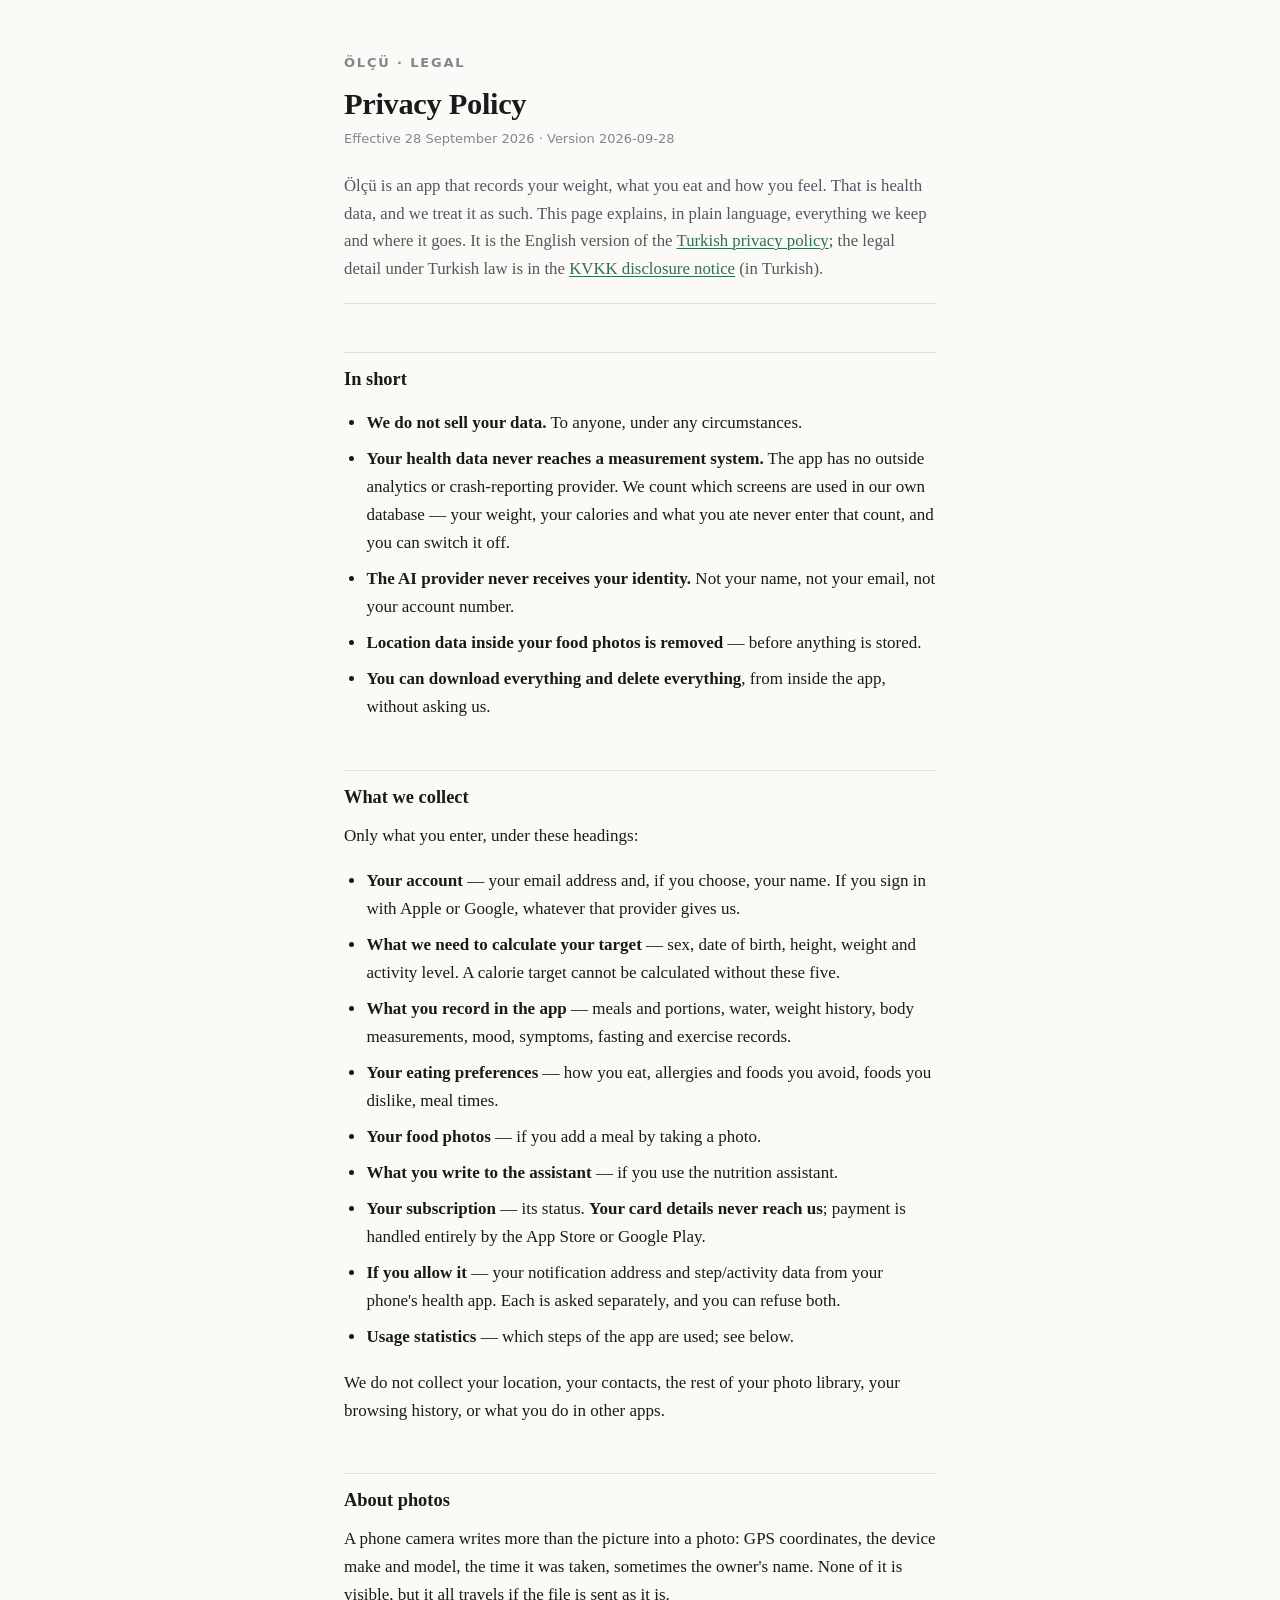
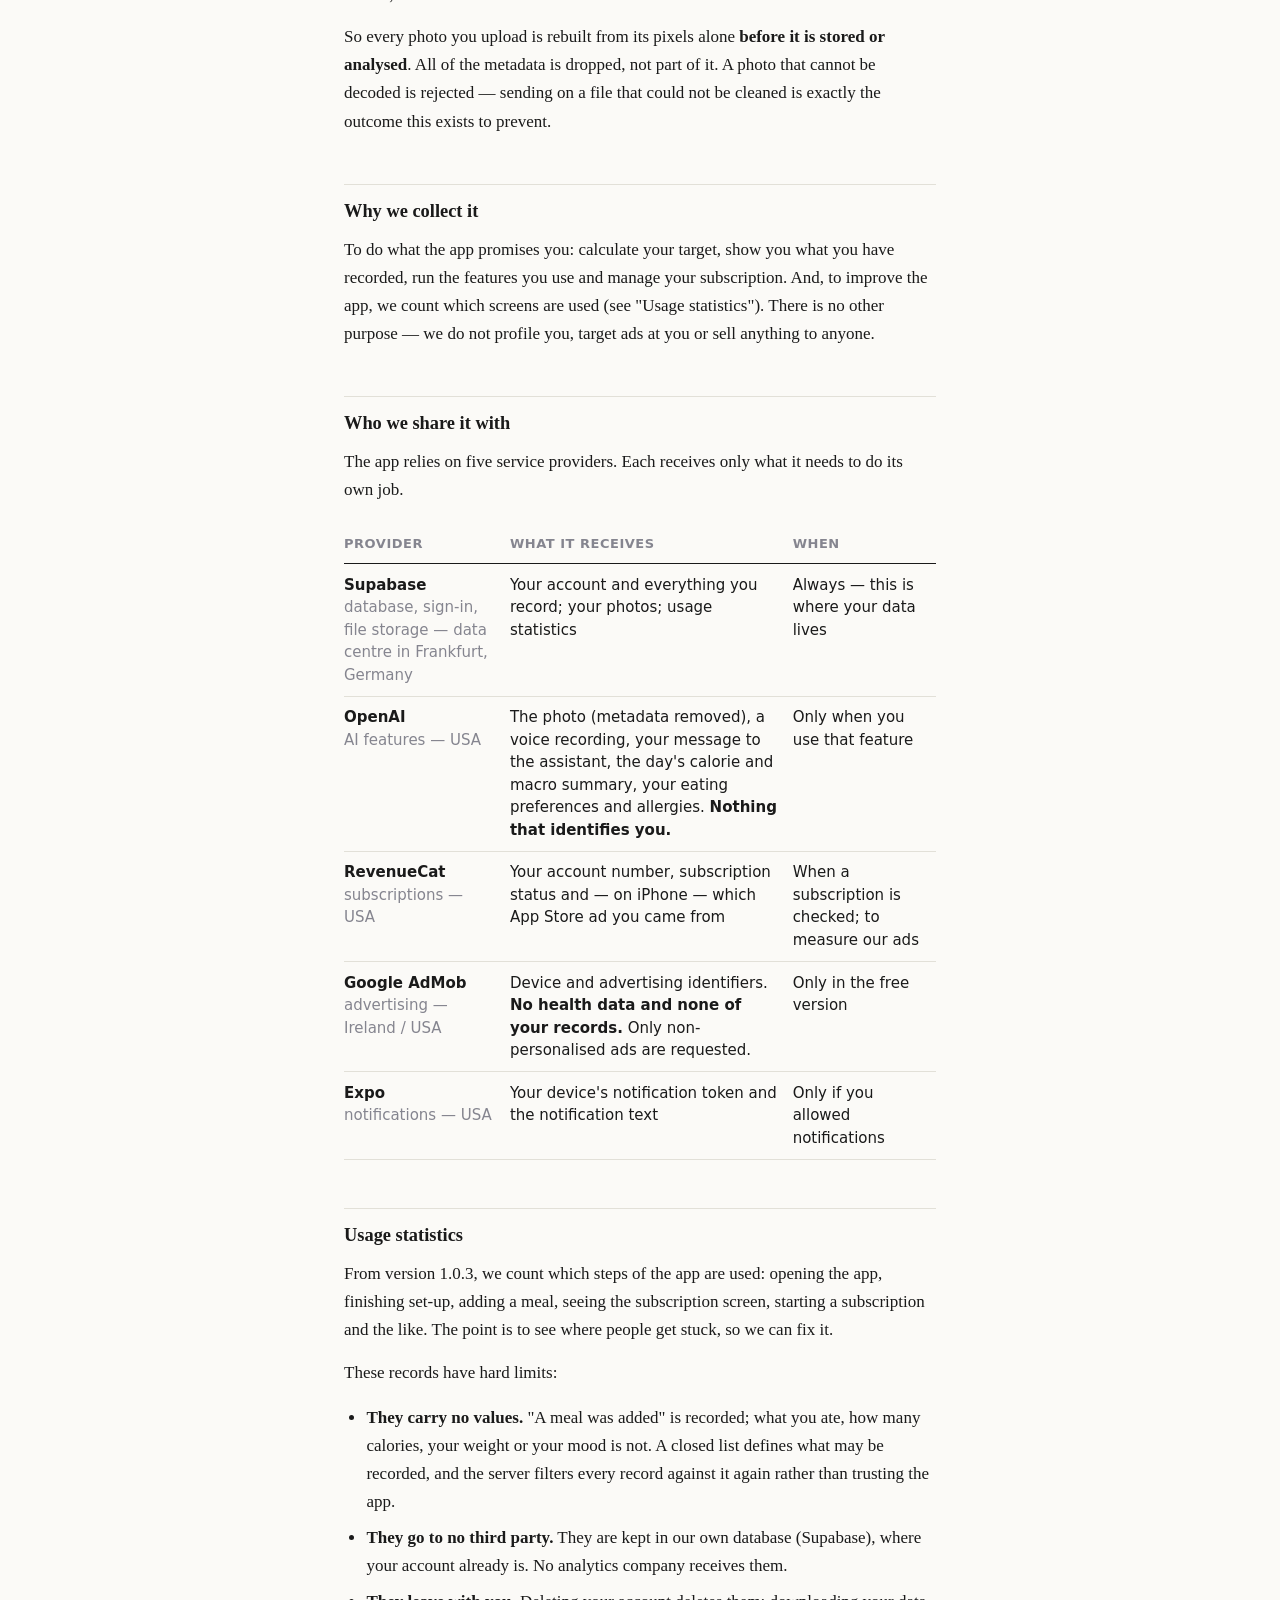
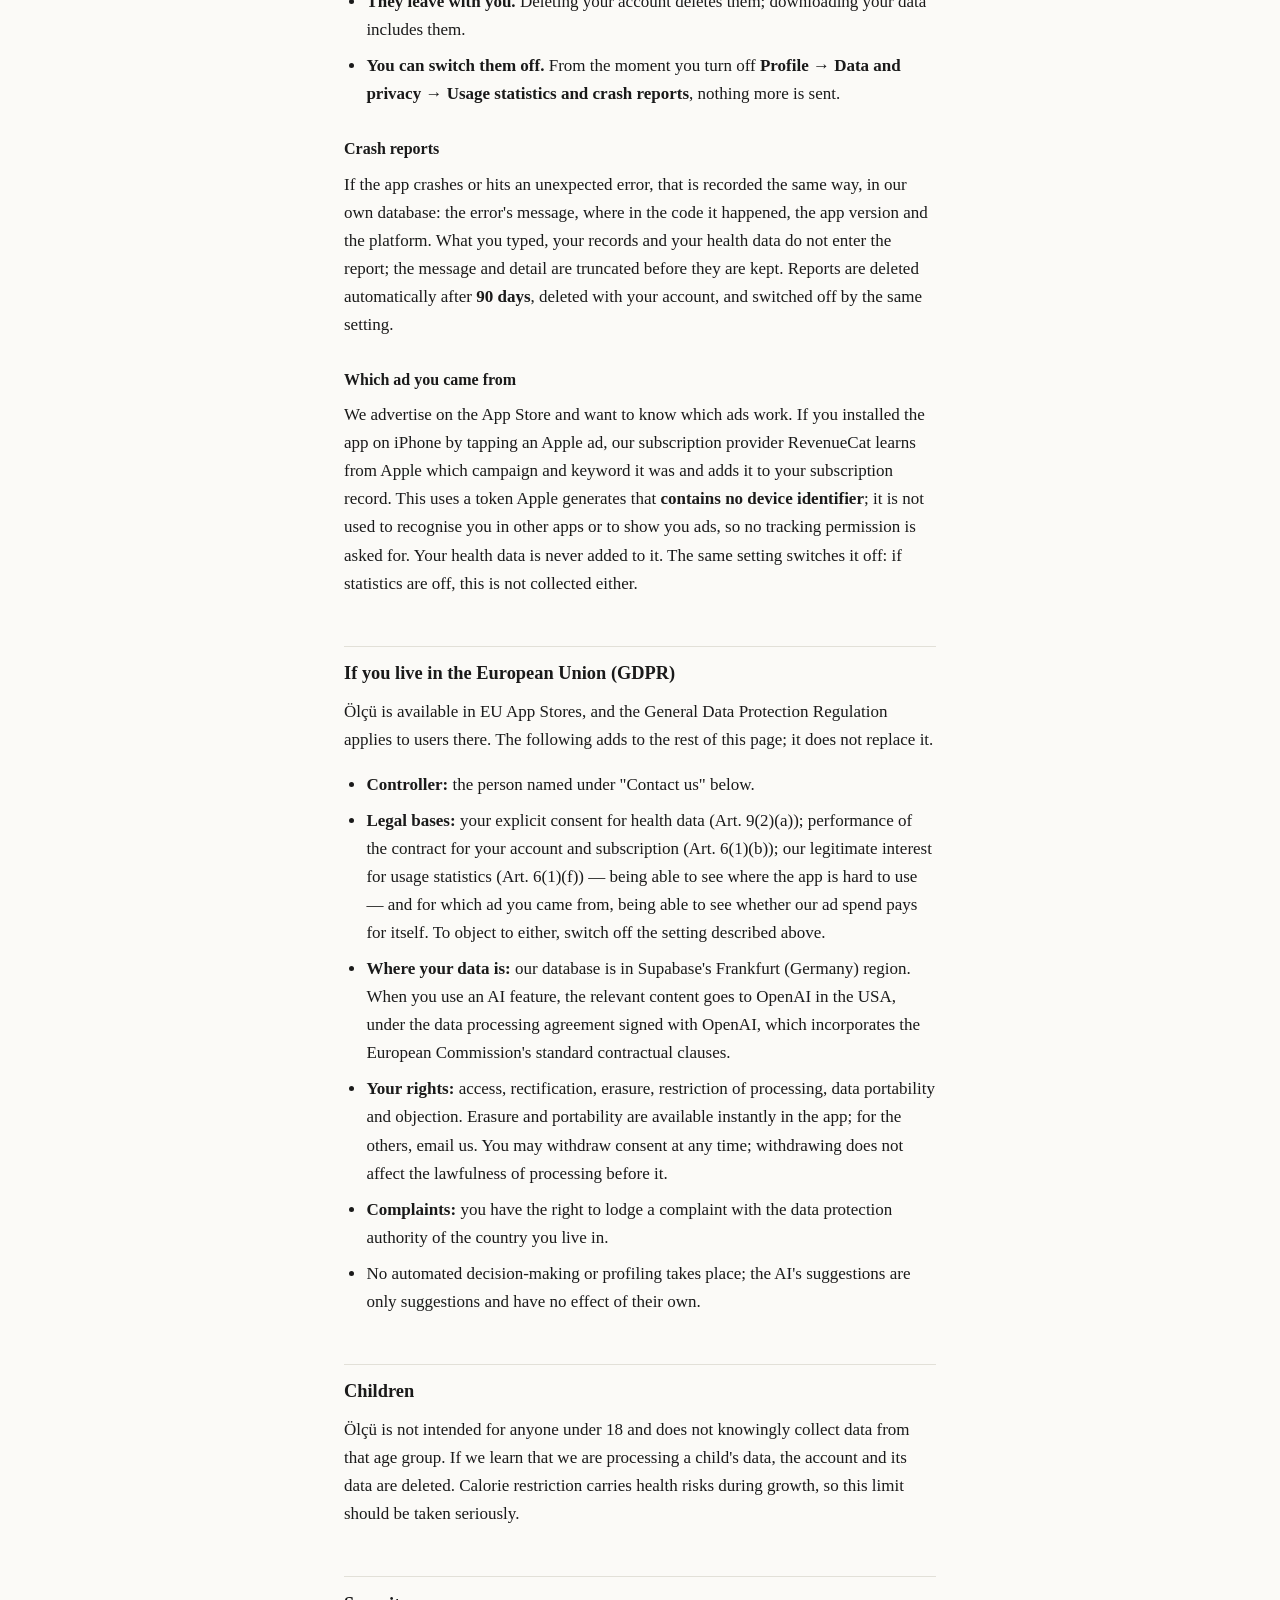
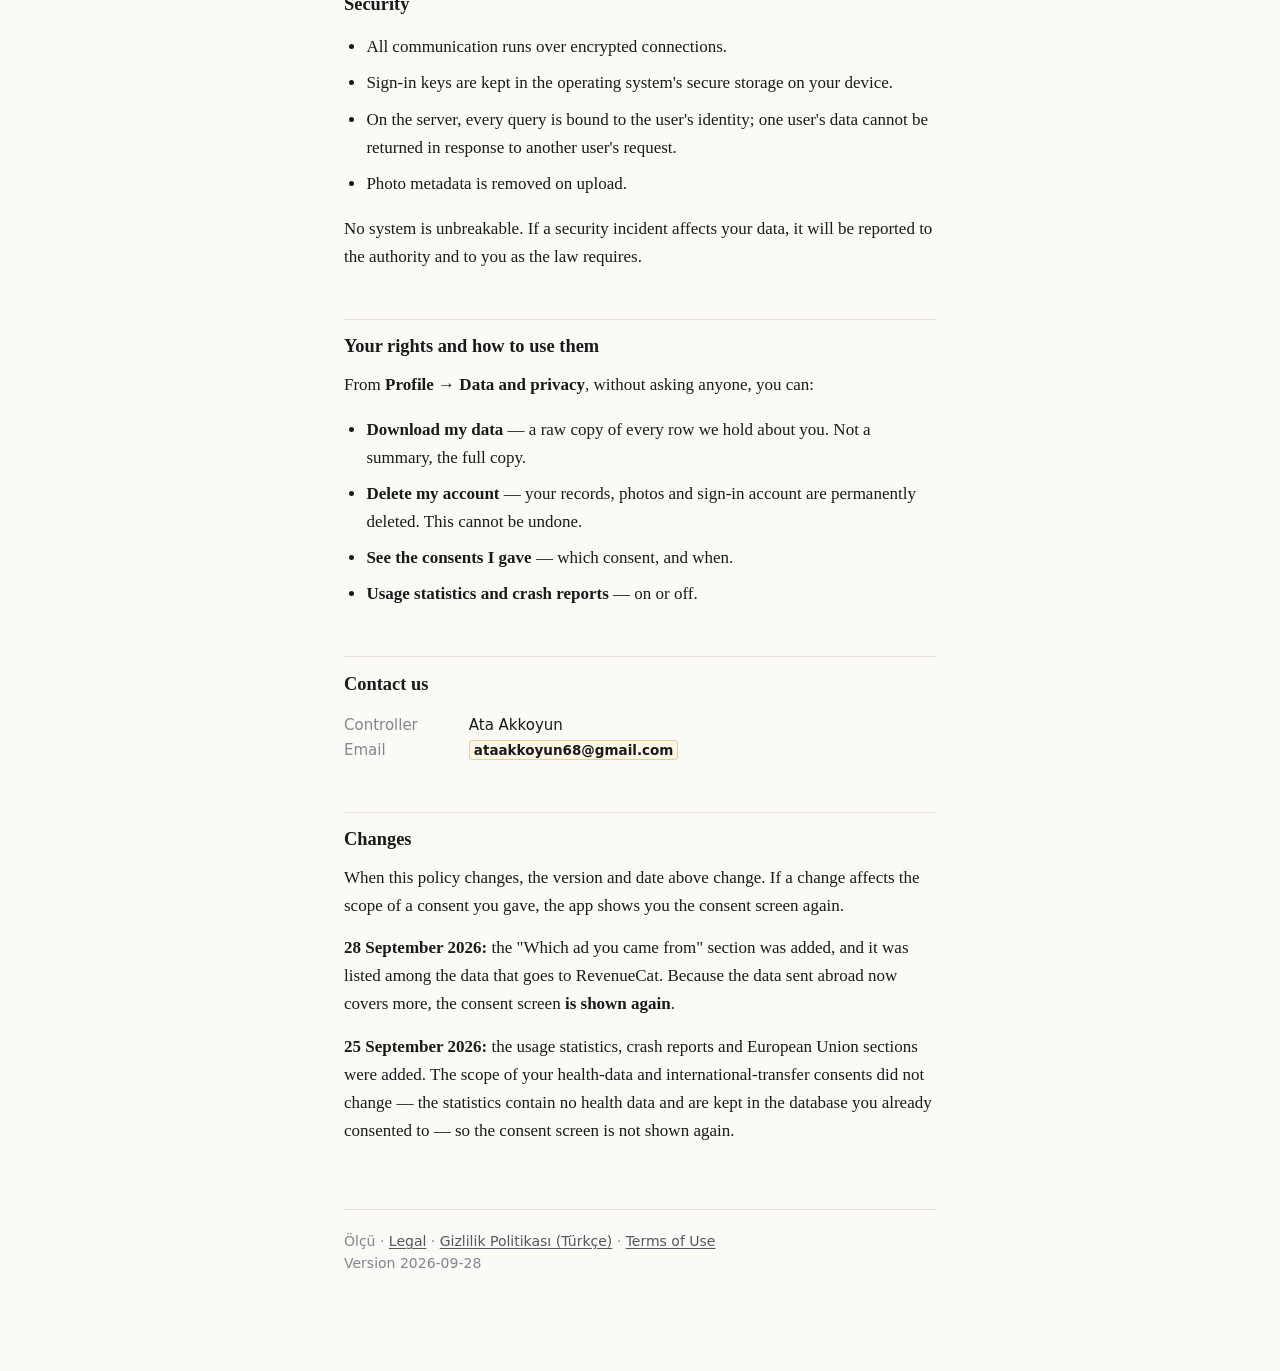
<file: privacy-policy.html>
<!doctype html>
<html lang="en">
<head>
<meta charset="utf-8">
<meta name="viewport" content="width=device-width, initial-scale=1">
<title>Privacy Policy — Ölçü</title>
<link rel="stylesheet" href="style.css">
</head>
<body>
<div class="wrap">

<header class="mast">
  <a class="home" href="index.html">Ölçü · Legal</a>
  <h1>Privacy Policy</h1>
  <p class="dates">Effective 28 September 2026 · Version 2026-09-28</p>
  <p class="lede">
    Ölçü is an app that records your weight, what you eat and how you feel. That is health
    data, and we treat it as such. This page explains, in plain language, everything we keep
    and where it goes. It is the English version of the
    <a href="gizlilik-politikasi.html">Turkish privacy policy</a>; the legal detail under
    Turkish law is in the <a href="aydinlatma-metni.html">KVKK disclosure notice</a> (in Turkish).
  </p>
</header>

<h2>In short</h2>

<ul>
  <li><strong>We do not sell your data.</strong> To anyone, under any circumstances.</li>
  <li><strong>Your health data never reaches a measurement system.</strong> The app has no
    outside analytics or crash-reporting provider. We count which screens are used in our own
    database — your weight, your calories and what you ate never enter that count, and you can
    switch it off.</li>
  <li><strong>The AI provider never receives your identity.</strong> Not your name, not your
    email, not your account number.</li>
  <li><strong>Location data inside your food photos is removed</strong> — before anything is
    stored.</li>
  <li><strong>You can download everything and delete everything</strong>, from inside the
    app, without asking us.</li>
</ul>

<h2>What we collect</h2>

<p>Only what you enter, under these headings:</p>

<ul>
  <li><strong>Your account</strong> — your email address and, if you choose, your name. If you
    sign in with Apple or Google, whatever that provider gives us.</li>
  <li><strong>What we need to calculate your target</strong> — sex, date of birth, height,
    weight and activity level. A calorie target cannot be calculated without these five.</li>
  <li><strong>What you record in the app</strong> — meals and portions, water, weight
    history, body measurements, mood, symptoms, fasting and exercise records.</li>
  <li><strong>Your eating preferences</strong> — how you eat, allergies and foods you avoid,
    foods you dislike, meal times.</li>
  <li><strong>Your food photos</strong> — if you add a meal by taking a photo.</li>
  <li><strong>What you write to the assistant</strong> — if you use the nutrition assistant.</li>
  <li><strong>Your subscription</strong> — its status. <strong>Your card details never reach
    us</strong>; payment is handled entirely by the App Store or Google Play.</li>
  <li><strong>If you allow it</strong> — your notification address and step/activity data
    from your phone's health app. Each is asked separately, and you can refuse both.</li>
  <li><strong>Usage statistics</strong> — which steps of the app are used; see below.</li>
</ul>

<p>
  We do not collect your location, your contacts, the rest of your photo library, your
  browsing history, or what you do in other apps.
</p>

<h2>About photos</h2>

<p>
  A phone camera writes more than the picture into a photo: GPS coordinates, the device make
  and model, the time it was taken, sometimes the owner's name. None of it is visible, but it
  all travels if the file is sent as it is.
</p>

<p>
  So every photo you upload is rebuilt from its pixels alone <strong>before it is stored or
  analysed</strong>. All of the metadata is dropped, not part of it. A photo that cannot be
  decoded is rejected — sending on a file that could not be cleaned is exactly the outcome
  this exists to prevent.
</p>

<h2>Why we collect it</h2>

<p>
  To do what the app promises you: calculate your target, show you what you have recorded,
  run the features you use and manage your subscription. And, to improve the app, we count
  which screens are used (see "Usage statistics"). There is no other purpose — we do not
  profile you, target ads at you or sell anything to anyone.
</p>

<h2>Who we share it with</h2>

<p>
  The app relies on five service providers. Each receives only what it needs to do its own
  job.
</p>

<div class="tablewrap">
<table>
  <thead>
    <tr><th>Provider</th><th>What it receives</th><th>When</th></tr>
  </thead>
  <tbody>
    <tr>
      <td><strong>Supabase</strong><br><span style="color:#85858f">database, sign-in, file storage — data centre in Frankfurt, Germany</span></td>
      <td>Your account and everything you record; your photos; usage statistics</td>
      <td>Always — this is where your data lives</td>
    </tr>
    <tr>
      <td><strong>OpenAI</strong><br><span style="color:#85858f">AI features — USA</span></td>
      <td>The photo (metadata removed), a voice recording, your message to the assistant, the day's calorie and macro summary, your eating preferences and allergies. <strong>Nothing that identifies you.</strong></td>
      <td>Only when you use that feature</td>
    </tr>
    <tr>
      <td><strong>RevenueCat</strong><br><span style="color:#85858f">subscriptions — USA</span></td>
      <td>Your account number, subscription status and — on iPhone — which App Store ad you came from</td>
      <td>When a subscription is checked; to measure our ads</td>
    </tr>
    <tr>
      <td><strong>Google AdMob</strong><br><span style="color:#85858f">advertising — Ireland / USA</span></td>
      <td>Device and advertising identifiers. <strong>No health data and none of your records.</strong> Only non-personalised ads are requested.</td>
      <td>Only in the free version</td>
    </tr>
    <tr>
      <td><strong>Expo</strong><br><span style="color:#85858f">notifications — USA</span></td>
      <td>Your device's notification token and the notification text</td>
      <td>Only if you allowed notifications</td>
    </tr>
  </tbody>
</table>
</div>

<h2>Usage statistics</h2>

<p>
  From version 1.0.3, we count which steps of the app are used: opening the app, finishing
  set-up, adding a meal, seeing the subscription screen, starting a subscription and the like.
  The point is to see where people get stuck, so we can fix it.
</p>

<p>These records have hard limits:</p>

<ul>
  <li><strong>They carry no values.</strong> "A meal was added" is recorded; what you ate, how
    many calories, your weight or your mood is not. A closed list defines what may be
    recorded, and the server filters every record against it again rather than trusting the
    app.</li>
  <li><strong>They go to no third party.</strong> They are kept in our own database
    (Supabase), where your account already is. No analytics company receives them.</li>
  <li><strong>They leave with you.</strong> Deleting your account deletes them; downloading
    your data includes them.</li>
  <li><strong>You can switch them off.</strong> From the moment you turn off
    <strong>Profile → Data and privacy → Usage statistics and crash reports</strong>, nothing more is
    sent.</li>
</ul>

<h3>Crash reports</h3>

<p>
  If the app crashes or hits an unexpected error, that is recorded the same way, in our own
  database: the error's message, where in the code it happened, the app version and the
  platform. What you typed, your records and your health data do not enter the report; the
  message and detail are truncated before they are kept. Reports are deleted automatically
  after <strong>90 days</strong>, deleted with your account, and switched off by the same
  setting.
</p>

<h3>Which ad you came from</h3>

<p>
  We advertise on the App Store and want to know which ads work. If you installed the app on
  iPhone by tapping an Apple ad, our subscription provider RevenueCat learns from Apple which
  campaign and keyword it was and adds it to your subscription record. This uses a token Apple
  generates that <strong>contains no device identifier</strong>; it is not used to recognise
  you in other apps or to show you ads, so no tracking permission is asked for. Your health
  data is never added to it. The same setting switches it off: if statistics are off, this is
  not collected either.
</p>

<h2>If you live in the European Union (GDPR)</h2>

<p>
  Ölçü is available in EU App Stores, and the General Data Protection Regulation applies to
  users there. The following adds to the rest of this page; it does not replace it.
</p>

<ul>
  <li><strong>Controller:</strong> the person named under "Contact us" below.</li>
  <li><strong>Legal bases:</strong> your explicit consent for health data (Art. 9(2)(a));
    performance of the contract for your account and subscription (Art. 6(1)(b)); our
    legitimate interest for usage statistics (Art. 6(1)(f)) — being able to see where the app
    is hard to use — and for which ad you came from, being able to see whether our ad spend
    pays for itself. To object to either, switch off the setting described above.</li>
  <li><strong>Where your data is:</strong> our database is in Supabase's Frankfurt (Germany)
    region. When you use an AI feature, the relevant content goes to OpenAI in the USA, under
    the data processing agreement signed with OpenAI, which incorporates the European
    Commission's standard contractual clauses.</li>
  <li><strong>Your rights:</strong> access, rectification, erasure, restriction of processing,
    data portability and objection. Erasure and portability are available instantly in the
    app; for the others, email us. You may withdraw consent at any time; withdrawing does not
    affect the lawfulness of processing before it.</li>
  <li><strong>Complaints:</strong> you have the right to lodge a complaint with the data
    protection authority of the country you live in.</li>
  <li>No automated decision-making or profiling takes place; the AI's suggestions are only
    suggestions and have no effect of their own.</li>
</ul>

<h2>Children</h2>

<p>
  Ölçü is not intended for anyone under 18 and does not knowingly collect data from that age
  group. If we learn that we are processing a child's data, the account and its data are
  deleted. Calorie restriction carries health risks during growth, so this limit should be
  taken seriously.
</p>

<h2>Security</h2>

<ul>
  <li>All communication runs over encrypted connections.</li>
  <li>Sign-in keys are kept in the operating system's secure storage on your device.</li>
  <li>On the server, every query is bound to the user's identity; one user's data cannot be
    returned in response to another user's request.</li>
  <li>Photo metadata is removed on upload.</li>
</ul>

<p>
  No system is unbreakable. If a security incident affects your data, it will be reported to
  the authority and to you as the law requires.
</p>

<h2>Your rights and how to use them</h2>

<p>
  From <strong>Profile → Data and privacy</strong>, without asking anyone, you can:
</p>

<ul>
  <li><strong>Download my data</strong> — a raw copy of every row we hold about you. Not a
    summary, the full copy.</li>
  <li><strong>Delete my account</strong> — your records, photos and sign-in account are
    permanently deleted. This cannot be undone.</li>
  <li><strong>See the consents I gave</strong> — which consent, and when.</li>
  <li><strong>Usage statistics and crash reports</strong> — on or off.</li>
</ul>

<h2>Contact us</h2>

<ul class="facts">
  <li><span class="k">Controller</span> Ata Akkoyun</li>
  <li><span class="k">Email</span> <span class="fill">ataakkoyun68@gmail.com</span></li>
</ul>

<h2>Changes</h2>

<p>
  When this policy changes, the version and date above change. If a change affects the scope
  of a consent you gave, the app shows you the consent screen again.
</p>

<p>
  <strong>28 September 2026:</strong> the "Which ad you came from" section was added, and it
  was listed among the data that goes to RevenueCat. Because the data sent abroad now covers
  more, the consent screen <strong>is shown again</strong>.
</p>

<p>
  <strong>25 September 2026:</strong> the usage statistics, crash reports and European Union
  sections were added. The scope of your health-data and international-transfer consents did not change —
  the statistics contain no health data and are kept in the database you already consented
  to — so the consent screen is not shown again.
</p>

<footer>
  Ölçü · <a href="index.html">Legal</a> ·
  <a href="gizlilik-politikasi.html">Gizlilik Politikası (Türkçe)</a> ·
  <a href="terms-of-use.html">Terms of Use</a><br>
  Version 2026-09-28
</footer>

</div>
</body>
</html>
</file>
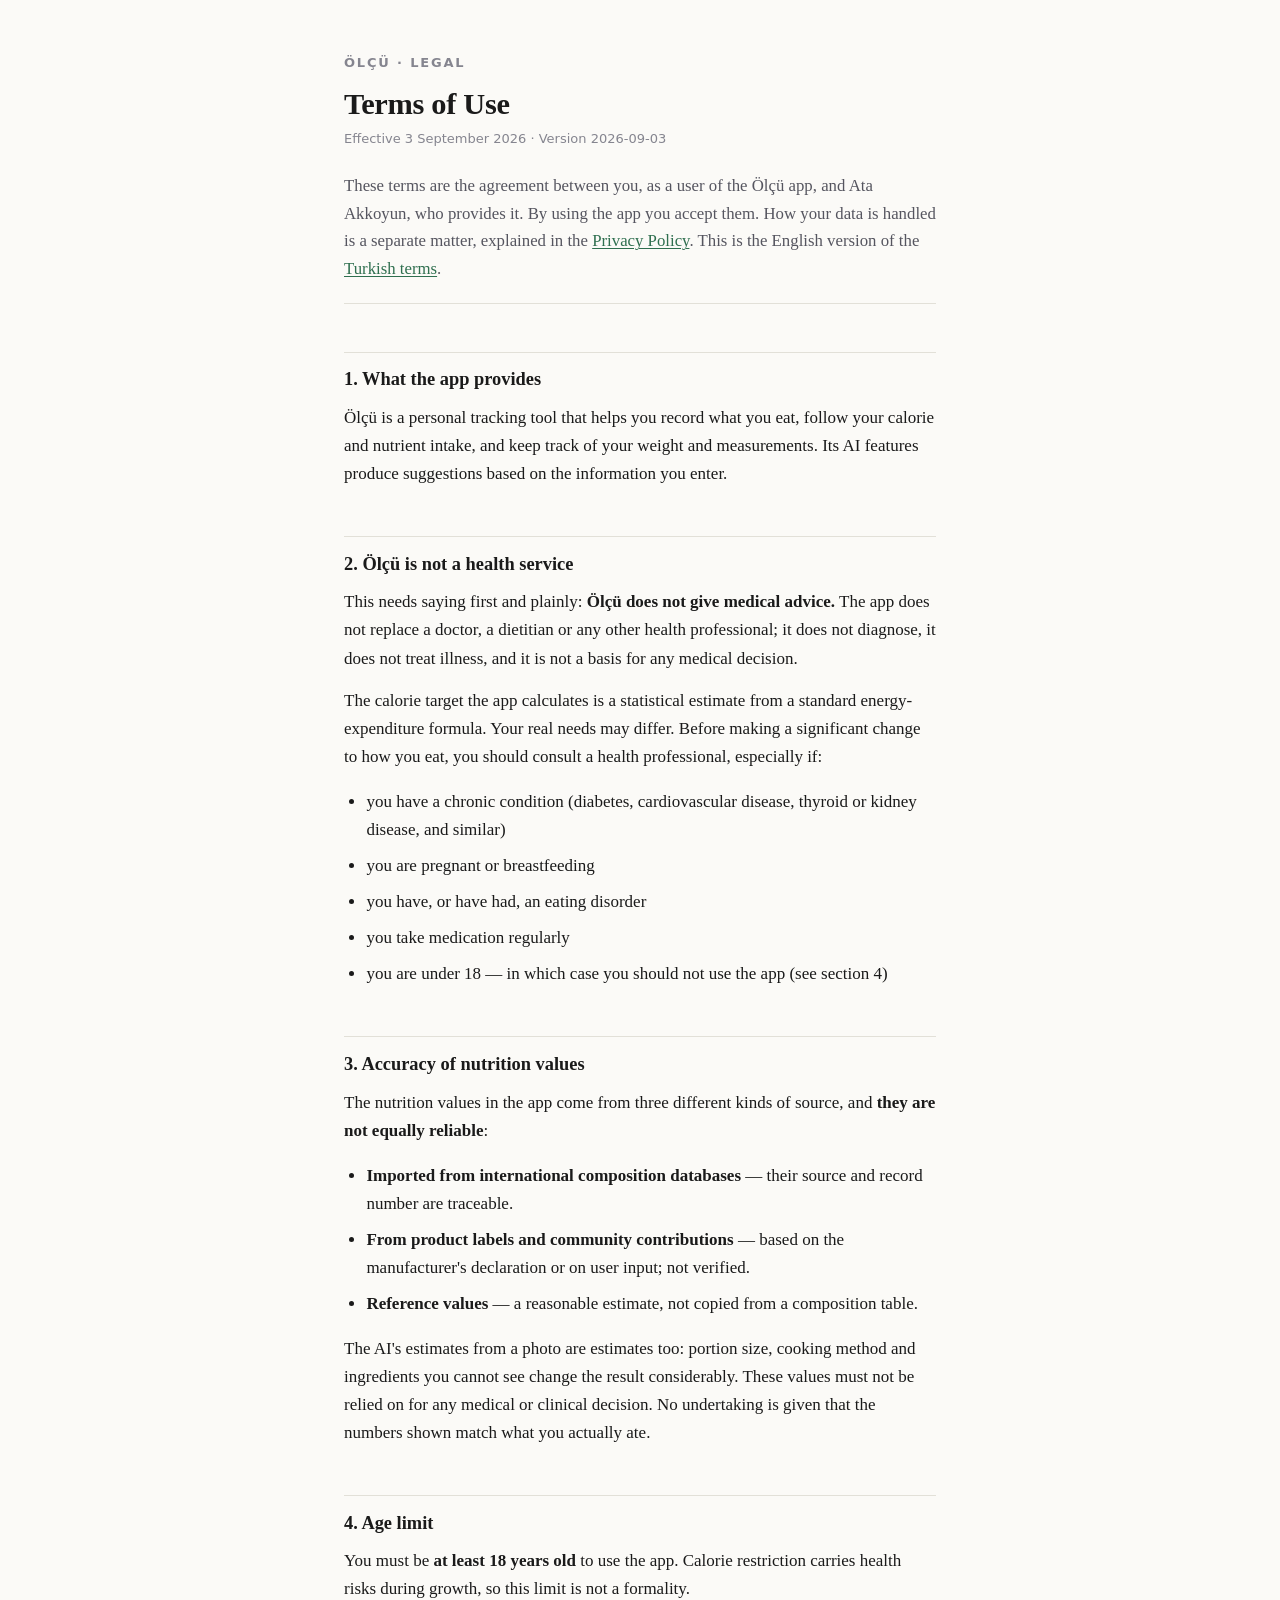
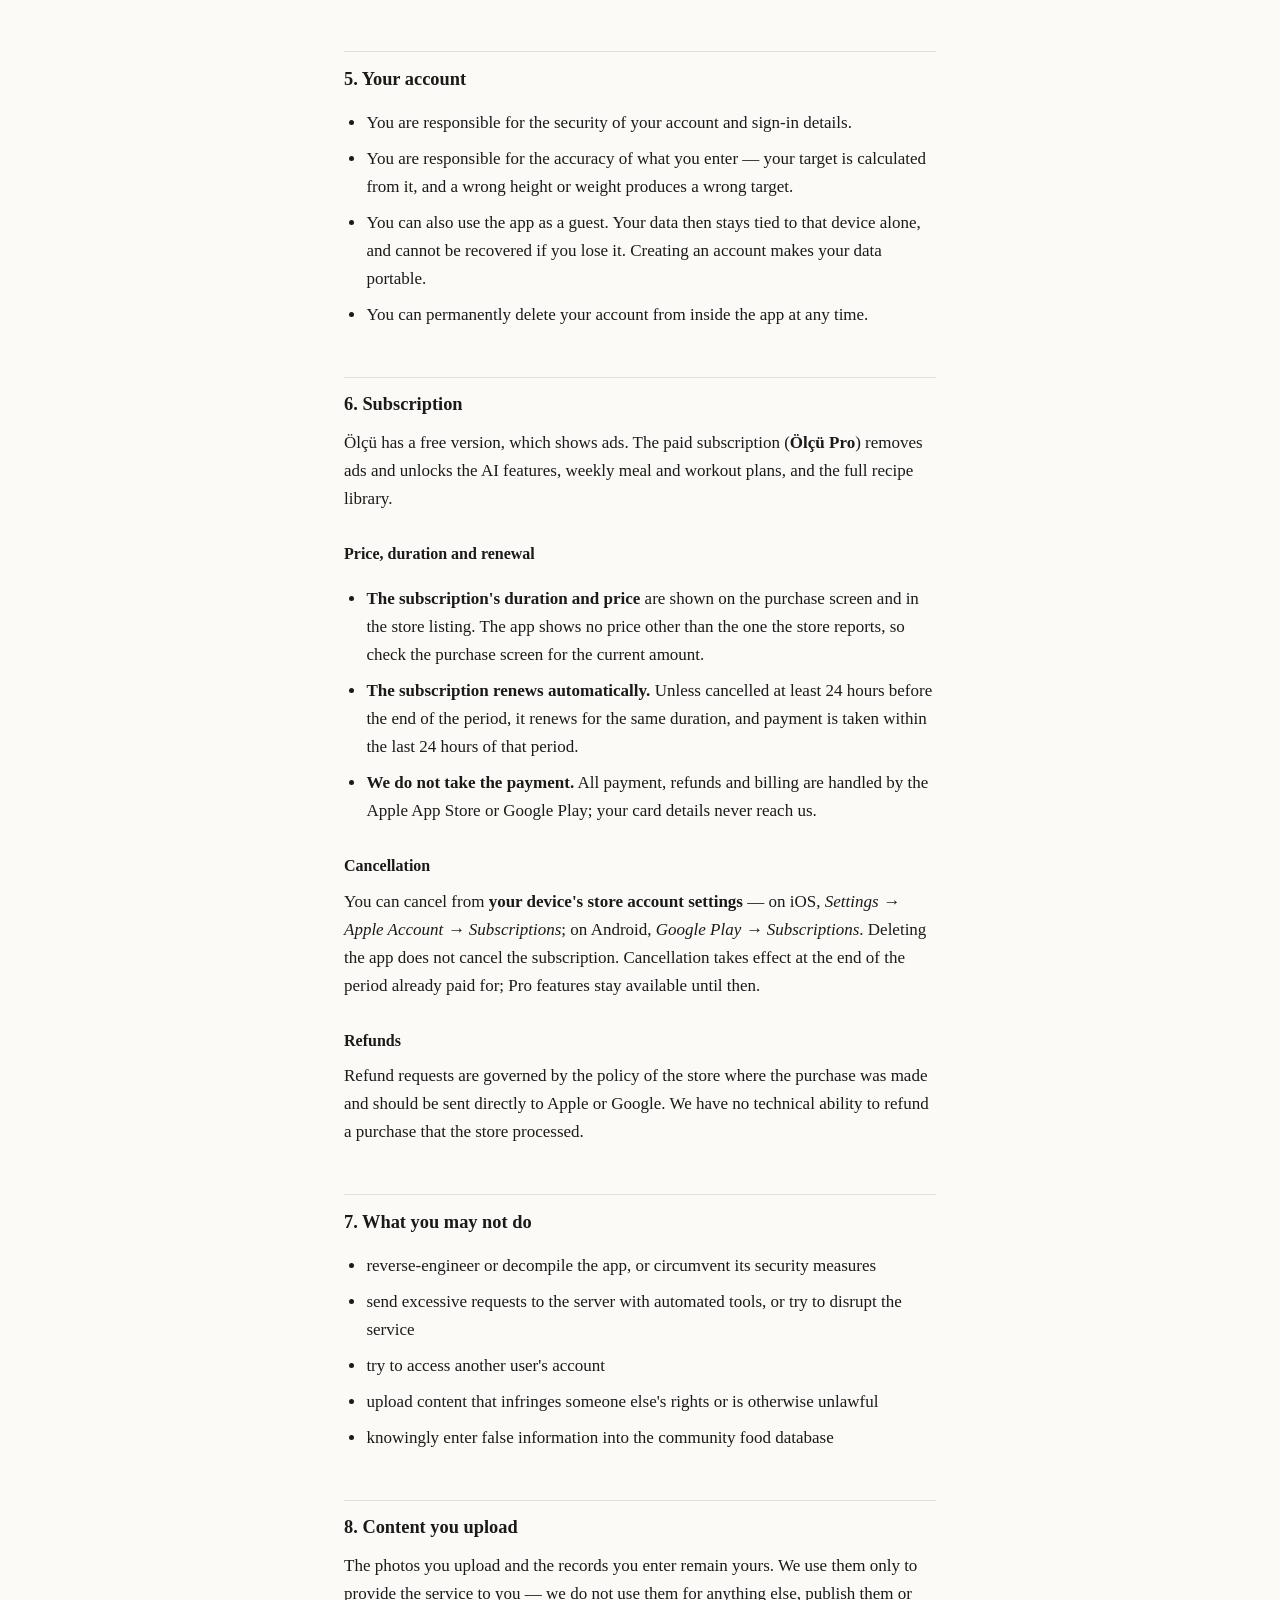
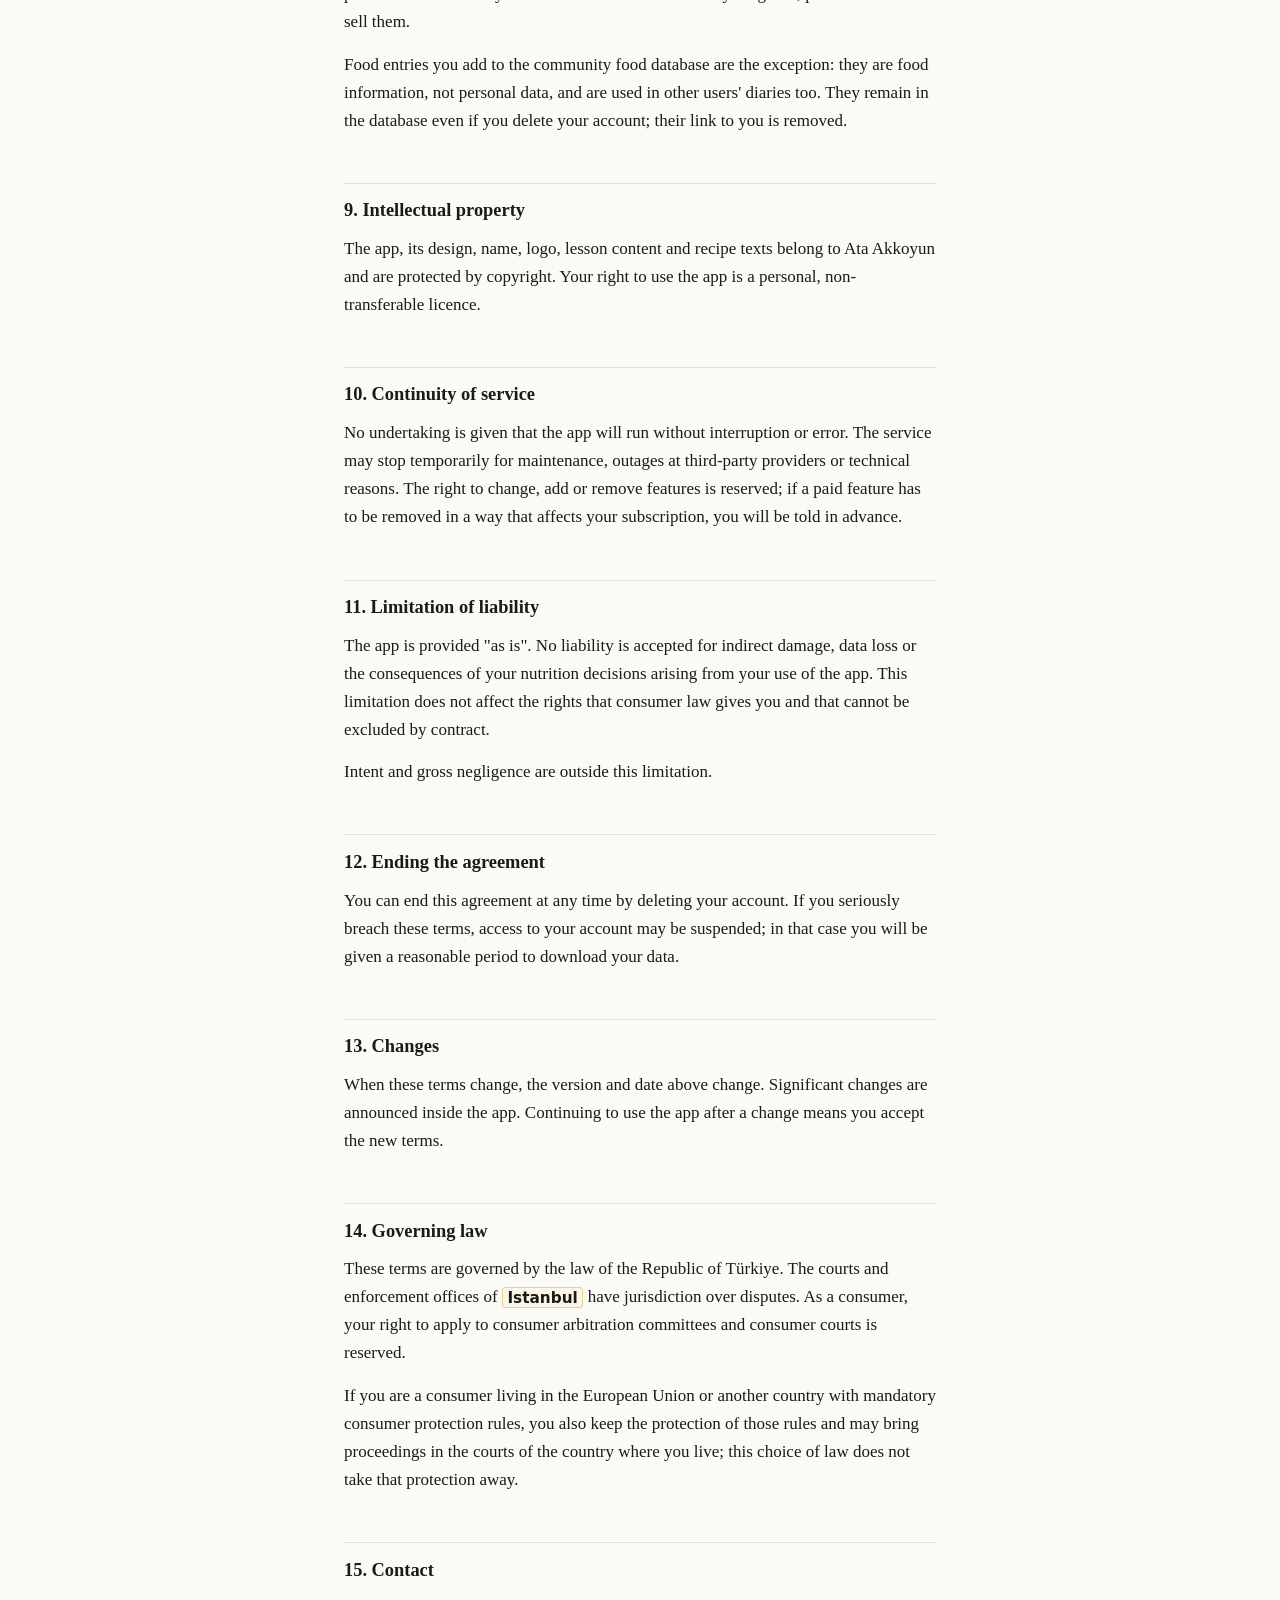
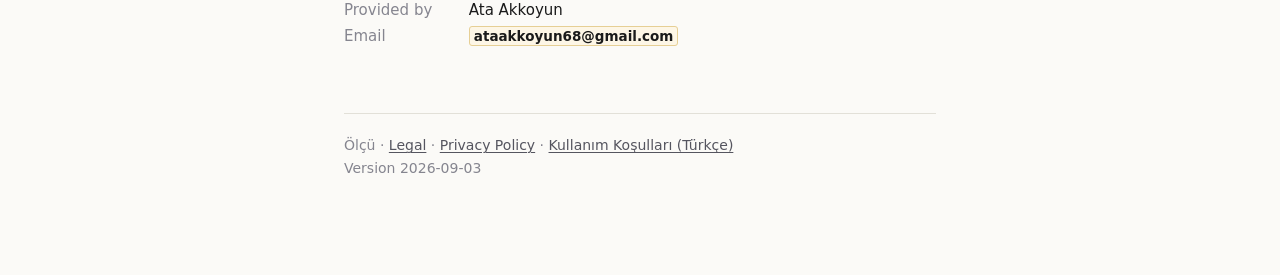
<file: terms-of-use.html>
<!doctype html>
<html lang="en">
<head>
<meta charset="utf-8">
<meta name="viewport" content="width=device-width, initial-scale=1">
<title>Terms of Use — Ölçü</title>
<link rel="stylesheet" href="style.css">
</head>
<body>
<div class="wrap">

<header class="mast">
  <a class="home" href="index.html">Ölçü · Legal</a>
  <h1>Terms of Use</h1>
  <p class="dates">Effective 3 September 2026 · Version 2026-09-03</p>
  <p class="lede">
    These terms are the agreement between you, as a user of the Ölçü app, and Ata Akkoyun, who
    provides it. By using the app you accept them. How your data is handled is a separate
    matter, explained in the <a href="privacy-policy.html">Privacy Policy</a>. This is the
    English version of the <a href="kullanim-kosullari.html">Turkish terms</a>.
  </p>
</header>

<h2>1. What the app provides</h2>

<p>
  Ölçü is a personal tracking tool that helps you record what you eat, follow your calorie and
  nutrient intake, and keep track of your weight and measurements. Its AI features produce
  suggestions based on the information you enter.
</p>

<h2>2. Ölçü is not a health service</h2>

<p>
  This needs saying first and plainly: <strong>Ölçü does not give medical advice.</strong> The
  app does not replace a doctor, a dietitian or any other health professional; it does not
  diagnose, it does not treat illness, and it is not a basis for any medical decision.
</p>

<p>
  The calorie target the app calculates is a statistical estimate from a standard
  energy-expenditure formula. Your real needs may differ. Before making a significant change
  to how you eat, you should consult a health professional, especially if:
</p>

<ul>
  <li>you have a chronic condition (diabetes, cardiovascular disease, thyroid or kidney
    disease, and similar)</li>
  <li>you are pregnant or breastfeeding</li>
  <li>you have, or have had, an eating disorder</li>
  <li>you take medication regularly</li>
  <li>you are under 18 — in which case you should not use the app (see section 4)</li>
</ul>

<h2>3. Accuracy of nutrition values</h2>

<p>
  The nutrition values in the app come from three different kinds of source, and <strong>they
  are not equally reliable</strong>:
</p>

<ul>
  <li><strong>Imported from international composition databases</strong> — their source and
    record number are traceable.</li>
  <li><strong>From product labels and community contributions</strong> — based on the
    manufacturer's declaration or on user input; not verified.</li>
  <li><strong>Reference values</strong> — a reasonable estimate, not copied from a composition
    table.</li>
</ul>

<p>
  The AI's estimates from a photo are estimates too: portion size, cooking method and
  ingredients you cannot see change the result considerably. These values must not be relied
  on for any medical or clinical decision. No undertaking is given that the numbers shown
  match what you actually ate.
</p>

<h2>4. Age limit</h2>

<p>
  You must be <strong>at least 18 years old</strong> to use the app. Calorie restriction
  carries health risks during growth, so this limit is not a formality.
</p>

<h2>5. Your account</h2>

<ul>
  <li>You are responsible for the security of your account and sign-in details.</li>
  <li>You are responsible for the accuracy of what you enter — your target is calculated from
    it, and a wrong height or weight produces a wrong target.</li>
  <li>You can also use the app as a guest. Your data then stays tied to that device alone, and
    cannot be recovered if you lose it. Creating an account makes your data portable.</li>
  <li>You can permanently delete your account from inside the app at any time.</li>
</ul>

<h2>6. Subscription</h2>

<p>
  Ölçü has a free version, which shows ads. The paid subscription (<strong>Ölçü Pro</strong>)
  removes ads and unlocks the AI features, weekly meal and workout plans, and the full recipe
  library.
</p>

<h3>Price, duration and renewal</h3>

<ul>
  <li>
    <strong>The subscription's duration and price</strong> are shown on the purchase screen and
    in the store listing. The app shows no price other than the one the store reports, so check
    the purchase screen for the current amount.
  </li>
  <li>
    <strong>The subscription renews automatically.</strong> Unless cancelled at least 24 hours
    before the end of the period, it renews for the same duration, and payment is taken within
    the last 24 hours of that period.
  </li>
  <li>
    <strong>We do not take the payment.</strong> All payment, refunds and billing are handled
    by the Apple App Store or Google Play; your card details never reach us.
  </li>
</ul>

<h3>Cancellation</h3>

<p>
  You can cancel from <strong>your device's store account settings</strong> — on iOS,
  <em>Settings → Apple Account → Subscriptions</em>; on Android, <em>Google Play →
  Subscriptions</em>. Deleting the app does not cancel the subscription. Cancellation takes
  effect at the end of the period already paid for; Pro features stay available until then.
</p>

<h3>Refunds</h3>

<p>
  Refund requests are governed by the policy of the store where the purchase was made and
  should be sent directly to Apple or Google. We have no technical ability to refund a
  purchase that the store processed.
</p>

<h2>7. What you may not do</h2>

<ul>
  <li>reverse-engineer or decompile the app, or circumvent its security measures</li>
  <li>send excessive requests to the server with automated tools, or try to disrupt the
    service</li>
  <li>try to access another user's account</li>
  <li>upload content that infringes someone else's rights or is otherwise unlawful</li>
  <li>knowingly enter false information into the community food database</li>
</ul>

<h2>8. Content you upload</h2>

<p>
  The photos you upload and the records you enter remain yours. We use them only to provide
  the service to you — we do not use them for anything else, publish them or sell them.
</p>

<p>
  Food entries you add to the community food database are the exception: they are food
  information, not personal data, and are used in other users' diaries too. They remain in
  the database even if you delete your account; their link to you is removed.
</p>

<h2>9. Intellectual property</h2>

<p>
  The app, its design, name, logo, lesson content and recipe texts belong to Ata Akkoyun and
  are protected by copyright. Your right to use the app is a personal, non-transferable
  licence.
</p>

<h2>10. Continuity of service</h2>

<p>
  No undertaking is given that the app will run without interruption or error. The service
  may stop temporarily for maintenance, outages at third-party providers or technical
  reasons. The right to change, add or remove features is reserved; if a paid feature has to
  be removed in a way that affects your subscription, you will be told in advance.
</p>

<h2>11. Limitation of liability</h2>

<p>
  The app is provided "as is". No liability is accepted for indirect damage, data loss or the
  consequences of your nutrition decisions arising from your use of the app. This limitation
  does not affect the rights that consumer law gives you and that cannot be excluded by
  contract.
</p>

<p>
  Intent and gross negligence are outside this limitation.
</p>

<h2>12. Ending the agreement</h2>

<p>
  You can end this agreement at any time by deleting your account. If you seriously breach
  these terms, access to your account may be suspended; in that case you will be given a
  reasonable period to download your data.
</p>

<h2>13. Changes</h2>

<p>
  When these terms change, the version and date above change. Significant changes are
  announced inside the app. Continuing to use the app after a change means you accept the new
  terms.
</p>

<h2>14. Governing law</h2>

<p>
  These terms are governed by the law of the Republic of Türkiye. The courts and enforcement
  offices of <span class="fill">Istanbul</span> have jurisdiction over disputes. As a consumer,
  your right to apply to consumer arbitration committees and consumer courts is reserved.
</p>

<p>
  If you are a consumer living in the European Union or another country with mandatory
  consumer protection rules, you also keep the protection of those rules and may bring
  proceedings in the courts of the country where you live; this choice of law does not take
  that protection away.
</p>

<h2>15. Contact</h2>

<ul class="facts">
  <li><span class="k">Provided by</span> Ata Akkoyun</li>
  <li><span class="k">Email</span> <span class="fill">ataakkoyun68@gmail.com</span></li>
</ul>

<footer>
  Ölçü · <a href="index.html">Legal</a> ·
  <a href="privacy-policy.html">Privacy Policy</a> ·
  <a href="kullanim-kosullari.html">Kullanım Koşulları (Türkçe)</a><br>
  Version 2026-09-03
</footer>

</div>
</body>
</html>
</file>
<file: style.css>
/* Type for reading, not for looking at.
 *
 * These four pages are the only part of Ölçü a regulator, a store reviewer or a suspicious
 * user will read end to end, and all three are looking for something specific. So the design
 * does one job: make a long document navigable and make every sentence easy to quote. No hero,
 * no colour accents doing decorative work, one measure, generous leading, and headings that
 * carry their own numbering so a clause can be cited by name.
 */

:root {
  --ink: #1a1a1a;
  --ink-soft: #55555f;
  --ink-faint: #85858f;
  --ground: #fbfaf7;
  --rule: #e2e0d8;
  --mark: #2f6f4f; /* Used only for links and the active nav item. */
  --flag-ground: #fdf6e6;
  --flag-rule: #e6cf95;
  color-scheme: light;
}

* {
  box-sizing: border-box;
}

html {
  -webkit-text-size-adjust: 100%;
}

body {
  margin: 0;
  background: var(--ground);
  color: var(--ink);
  font: 400 17px/1.65 ui-serif, Georgia, 'Times New Roman', serif;
}

.wrap {
  max-width: 40rem;
  margin: 0 auto;
  padding: 3rem 1.5rem 6rem;
}

/* Masthead ------------------------------------------------------------------ */

.mast {
  border-bottom: 1px solid var(--rule);
  padding-bottom: 1.25rem;
  margin-bottom: 2.5rem;
}

.mast a.home {
  font: 600 13px/1 ui-sans-serif, system-ui, sans-serif;
  letter-spacing: 0.14em;
  text-transform: uppercase;
  color: var(--ink-faint);
  text-decoration: none;
}

.mast a.home:hover {
  color: var(--mark);
}

h1 {
  font-size: 1.9rem;
  line-height: 1.2;
  font-weight: 600;
  margin: 0.6rem 0 0.4rem;
  letter-spacing: -0.01em;
}

.dates {
  font: 400 13px/1.5 ui-sans-serif, system-ui, sans-serif;
  color: var(--ink-faint);
  margin: 0;
}

.lede {
  font-size: 1.05rem;
  color: var(--ink-soft);
  margin: 1.5rem 0 0;
}

/* Body --------------------------------------------------------------------- */

h2 {
  font-size: 1.15rem;
  font-weight: 600;
  line-height: 1.35;
  margin: 3rem 0 0.75rem;
  padding-top: 0.9rem;
  border-top: 1px solid var(--rule);
}

h3 {
  font-size: 1rem;
  font-weight: 600;
  margin: 1.75rem 0 0.5rem;
}

p,
li {
  margin: 0 0 0.9rem;
}

ul,
ol {
  padding-left: 1.4rem;
}

li {
  margin-bottom: 0.5rem;
}

a {
  color: var(--mark);
  text-decoration-thickness: 1px;
  text-underline-offset: 2px;
}

strong {
  font-weight: 600;
}

/* A term being defined, not a term being emphasised. */
dfn {
  font-style: normal;
  font-weight: 600;
}

/* Tables ------------------------------------------------------------------- */

.tablewrap {
  overflow-x: auto;
  margin: 1.25rem 0 1.5rem;
}

table {
  border-collapse: collapse;
  width: 100%;
  min-width: 30rem;
  font: 400 15px/1.5 ui-sans-serif, system-ui, sans-serif;
}

th,
td {
  text-align: left;
  vertical-align: top;
  padding: 0.6rem 0.75rem 0.6rem 0;
  border-bottom: 1px solid var(--rule);
}

th {
  font-weight: 600;
  font-size: 13px;
  letter-spacing: 0.04em;
  text-transform: uppercase;
  color: var(--ink-faint);
  border-bottom-color: var(--ink);
}

/* A blank a human must fill in before publishing. Deliberately loud. */
.fill {
  background: var(--flag-ground);
  border: 1px solid var(--flag-rule);
  border-radius: 3px;
  padding: 0.05em 0.3em;
  font: 600 0.9em/1 ui-sans-serif, system-ui, sans-serif;
  white-space: nowrap;
}

/* Contact block, and any short block of facts that should not read as prose. */
.facts {
  list-style: none;
  padding: 0;
  margin: 1rem 0 1.5rem;
  font: 400 15px/1.7 ui-sans-serif, system-ui, sans-serif;
}

.facts li {
  margin: 0;
}

.facts .k {
  color: var(--ink-faint);
  display: inline-block;
  min-width: 7.5rem;
}

/* Index page cards --------------------------------------------------------- */

.docs {
  list-style: none;
  padding: 0;
  margin: 2rem 0 0;
}

.docs li {
  border-top: 1px solid var(--rule);
  margin: 0;
}

.docs a {
  display: block;
  padding: 1.25rem 0;
  text-decoration: none;
  color: inherit;
}

.docs a:hover .t {
  color: var(--mark);
}

.docs .t {
  font-weight: 600;
  font-size: 1.05rem;
}

.docs .d {
  display: block;
  color: var(--ink-soft);
  font-size: 0.95rem;
  margin-top: 0.2rem;
}

footer {
  margin-top: 4rem;
  padding-top: 1.25rem;
  border-top: 1px solid var(--rule);
  font: 400 14px/1.6 ui-sans-serif, system-ui, sans-serif;
  color: var(--ink-faint);
}

footer a {
  color: var(--ink-soft);
}
</file>
